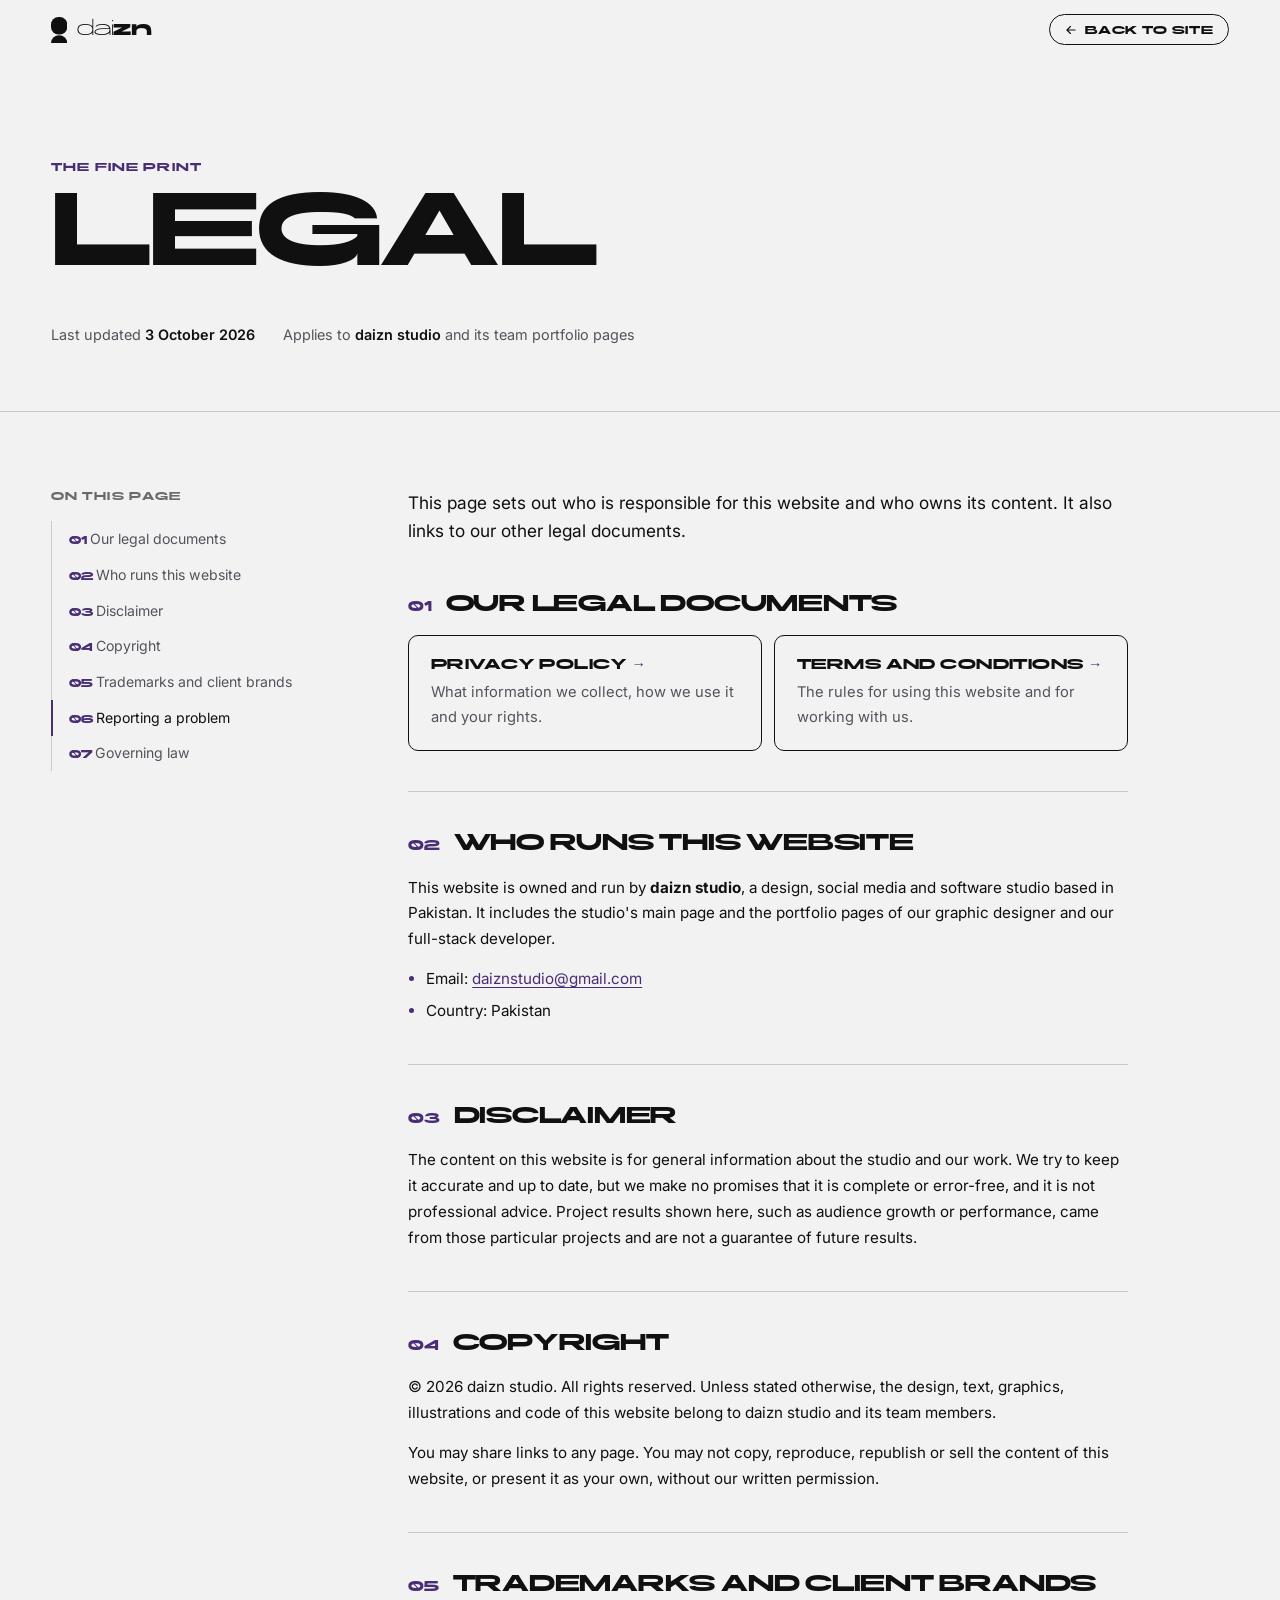
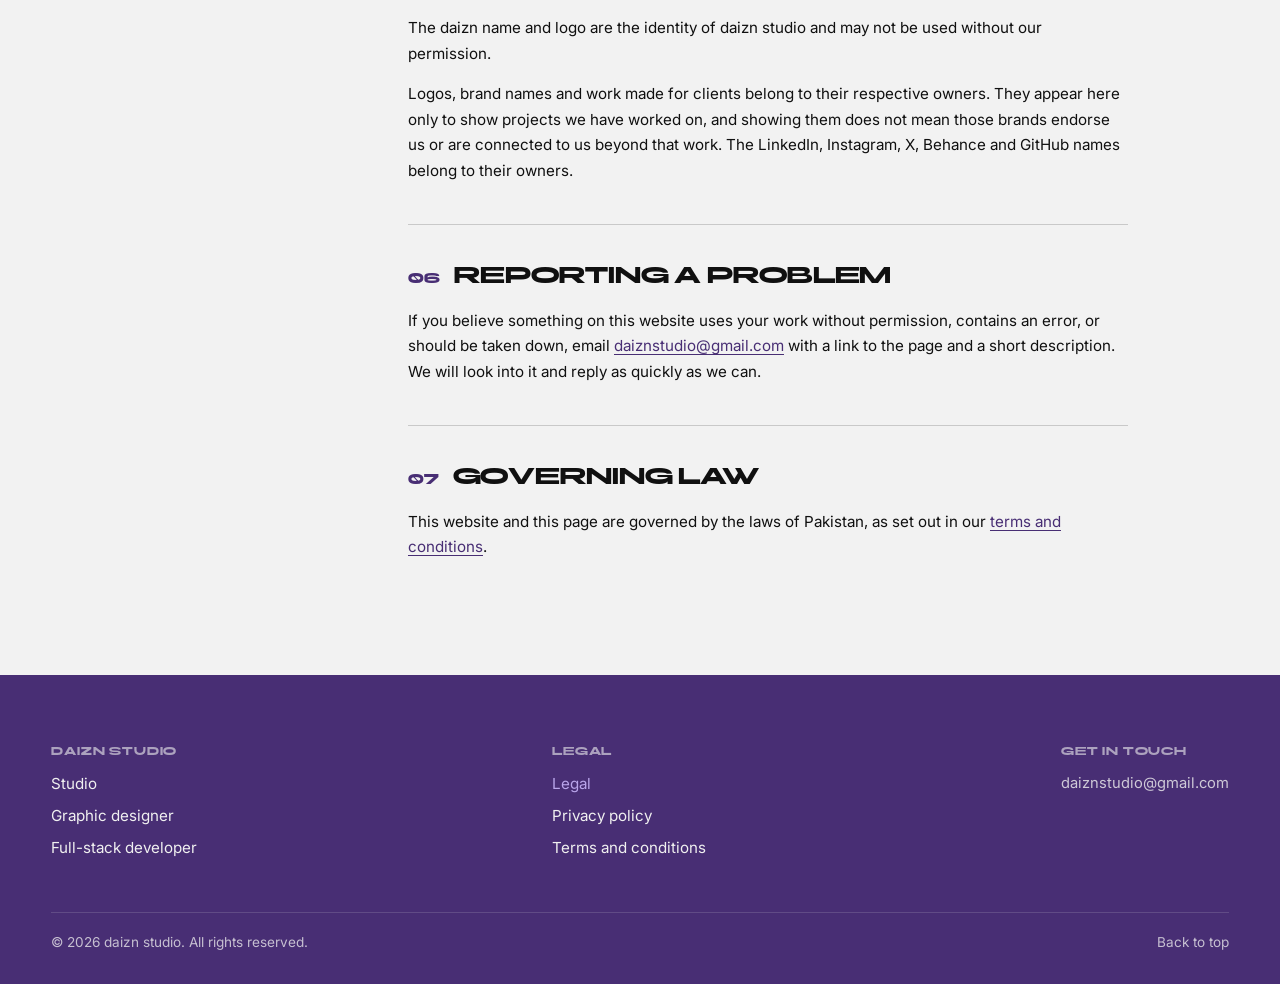
<file: legal.html>
<!doctype html>
<html lang="en">
<head>
<meta charset="utf-8">
<meta name="viewport" content="width=device-width, initial-scale=1, viewport-fit=cover">
<meta name="theme-color" content="#f6f6f6">
<title>Legal | daizn studio</title>
<meta name="description" content="Who runs the daizn studio website, copyright and trademark information, and links to our legal documents.">
<link rel="icon" href="data:image/svg+xml,%3Csvg xmlns='http://www.w3.org/2000/svg' viewBox='0 0 100 100'%3E%3Crect width='100' height='100' fill='%23482e74'/%3E%3Cg fill='%23f0f0f0'%3E%3Crect x='34' y='16' width='32' height='36' rx='15'/%3E%3Cpath d='M34 82A16 15 0 0 1 66 82Z' transform='translate(0 -2)'/%3E%3C/g%3E%3C/svg%3E">
<link rel="preconnect" href="https://fonts.googleapis.com">
<link rel="preconnect" href="https://fonts.gstatic.com" crossorigin>
<link href="https://fonts.googleapis.com/css2?family=Inter:wght@400;500;600&display=swap" rel="stylesheet">
<link rel="stylesheet" href="assets/legal.css">
</head>
<body>
<header class="nav">
  <a class="logo" href="index.html" aria-label="daizn studio home"><svg viewBox="0 0 100 160" aria-hidden="true"><rect width="100" height="108" rx="46"/><path d="M0 160A50 48 0 0 1 100 160Z"/></svg><span class="wm"><span class="th">dai</span><span class="bd">zn</span></span></a>
  <a class="back" href="index.html"><svg viewBox="0 0 24 24" aria-hidden="true"><path d="M19 12H5M11 6l-6 6 6 6"/></svg><span>Back <span class="bl">to site</span></span></a>
</header>

<main>
  <div class="hero"><div class="wrap">
    <p class="kick">The fine print</p>
    <h1>Legal</h1>
    <div class="meta"><span>Last updated <b>3 October 2026</b></span><span>Applies to <b>daizn studio</b> and its team portfolio pages</span></div>
  </div></div>

  <div class="doc wrap">
    <nav class="toc" aria-label="On this page"><h2>On this page</h2><ol>
      <li><a href="#docs">Our legal documents</a></li>
      <li><a href="#operator">Who runs this website</a></li>
      <li><a href="#disclaimer">Disclaimer</a></li>
      <li><a href="#copyright">Copyright</a></li>
      <li><a href="#trademarks">Trademarks and client brands</a></li>
      <li><a href="#report">Reporting a problem</a></li>
      <li><a href="#law">Governing law</a></li>
    </ol></nav>

    <article class="text">
      <p class="intro">This page sets out who is responsible for this website and who owns its content. It also links to our other legal documents.</p>

      <section id="docs"><h2><span>01</span>Our legal documents</h2>
        <div class="cards">
          <a class="card" href="privacy.html"><b>Privacy policy</b><span>What information we collect, how we use it and your rights.</span></a>
          <a class="card" href="terms.html"><b>Terms and conditions</b><span>The rules for using this website and for working with us.</span></a>
        </div>
      </section>

      <section id="operator"><h2><span>02</span>Who runs this website</h2>
        <p>This website is owned and run by <b>daizn studio</b>, a design, social media and software studio based in Pakistan. It includes the studio's main page and the portfolio pages of our graphic designer and our full-stack developer.</p>
        <ul>
          <li>Email: <a href="mailto:daiznstudio@gmail.com">daiznstudio@gmail.com</a></li>
          <li>Country: Pakistan</li>
        </ul>
      </section>

      <section id="disclaimer"><h2><span>03</span>Disclaimer</h2>
        <p>The content on this website is for general information about the studio and our work. We try to keep it accurate and up to date, but we make no promises that it is complete or error-free, and it is not professional advice. Project results shown here, such as audience growth or performance, came from those particular projects and are not a guarantee of future results.</p>
      </section>

      <section id="copyright"><h2><span>04</span>Copyright</h2>
        <p>&copy; <span class="yr">2026</span> daizn studio. All rights reserved. Unless stated otherwise, the design, text, graphics, illustrations and code of this website belong to daizn studio and its team members.</p>
        <p>You may share links to any page. You may not copy, reproduce, republish or sell the content of this website, or present it as your own, without our written permission.</p>
      </section>

      <section id="trademarks"><h2><span>05</span>Trademarks and client brands</h2>
        <p>The daizn name and logo are the identity of daizn studio and may not be used without our permission.</p>
        <p>Logos, brand names and work made for clients belong to their respective owners. They appear here only to show projects we have worked on, and showing them does not mean those brands endorse us or are connected to us beyond that work. The LinkedIn, Instagram, X, Behance and GitHub names belong to their owners.</p>
      </section>

      <section id="report"><h2><span>06</span>Reporting a problem</h2>
        <p>If you believe something on this website uses your work without permission, contains an error, or should be taken down, email <a href="mailto:daiznstudio@gmail.com">daiznstudio@gmail.com</a> with a link to the page and a short description. We will look into it and reply as quickly as we can.</p>
      </section>

      <section id="law"><h2><span>07</span>Governing law</h2>
        <p>This website and this page are governed by the laws of Pakistan, as set out in our <a href="terms.html#law">terms and conditions</a>.</p>
      </section>
    </article>
  </div>
</main>

<footer class="foot"><div class="wrap">
  <div class="foot-row">
    <div><h4>daizn studio</h4><ul><li><a href="index.html">Studio</a></li><li><a href="designer.html">Graphic designer</a></li><li><a href="developer.html">Full-stack developer</a></li></ul></div>
    <div><h4>Legal</h4><ul><li><a href="legal.html" aria-current="page">Legal</a></li><li><a href="privacy.html">Privacy policy</a></li><li><a href="terms.html">Terms and conditions</a></li></ul></div>
    <div><h4>Get in touch</h4><p><a href="mailto:daiznstudio@gmail.com">daiznstudio@gmail.com</a></p></div>
  </div>
  <div class="copy"><span>&copy; <span class="yr">2026</span> daizn studio. All rights reserved.</span><a href="#">Back to top</a></div>
</div></footer>

<script src="assets/legal.js"></script>
</body>
</html>
</file>
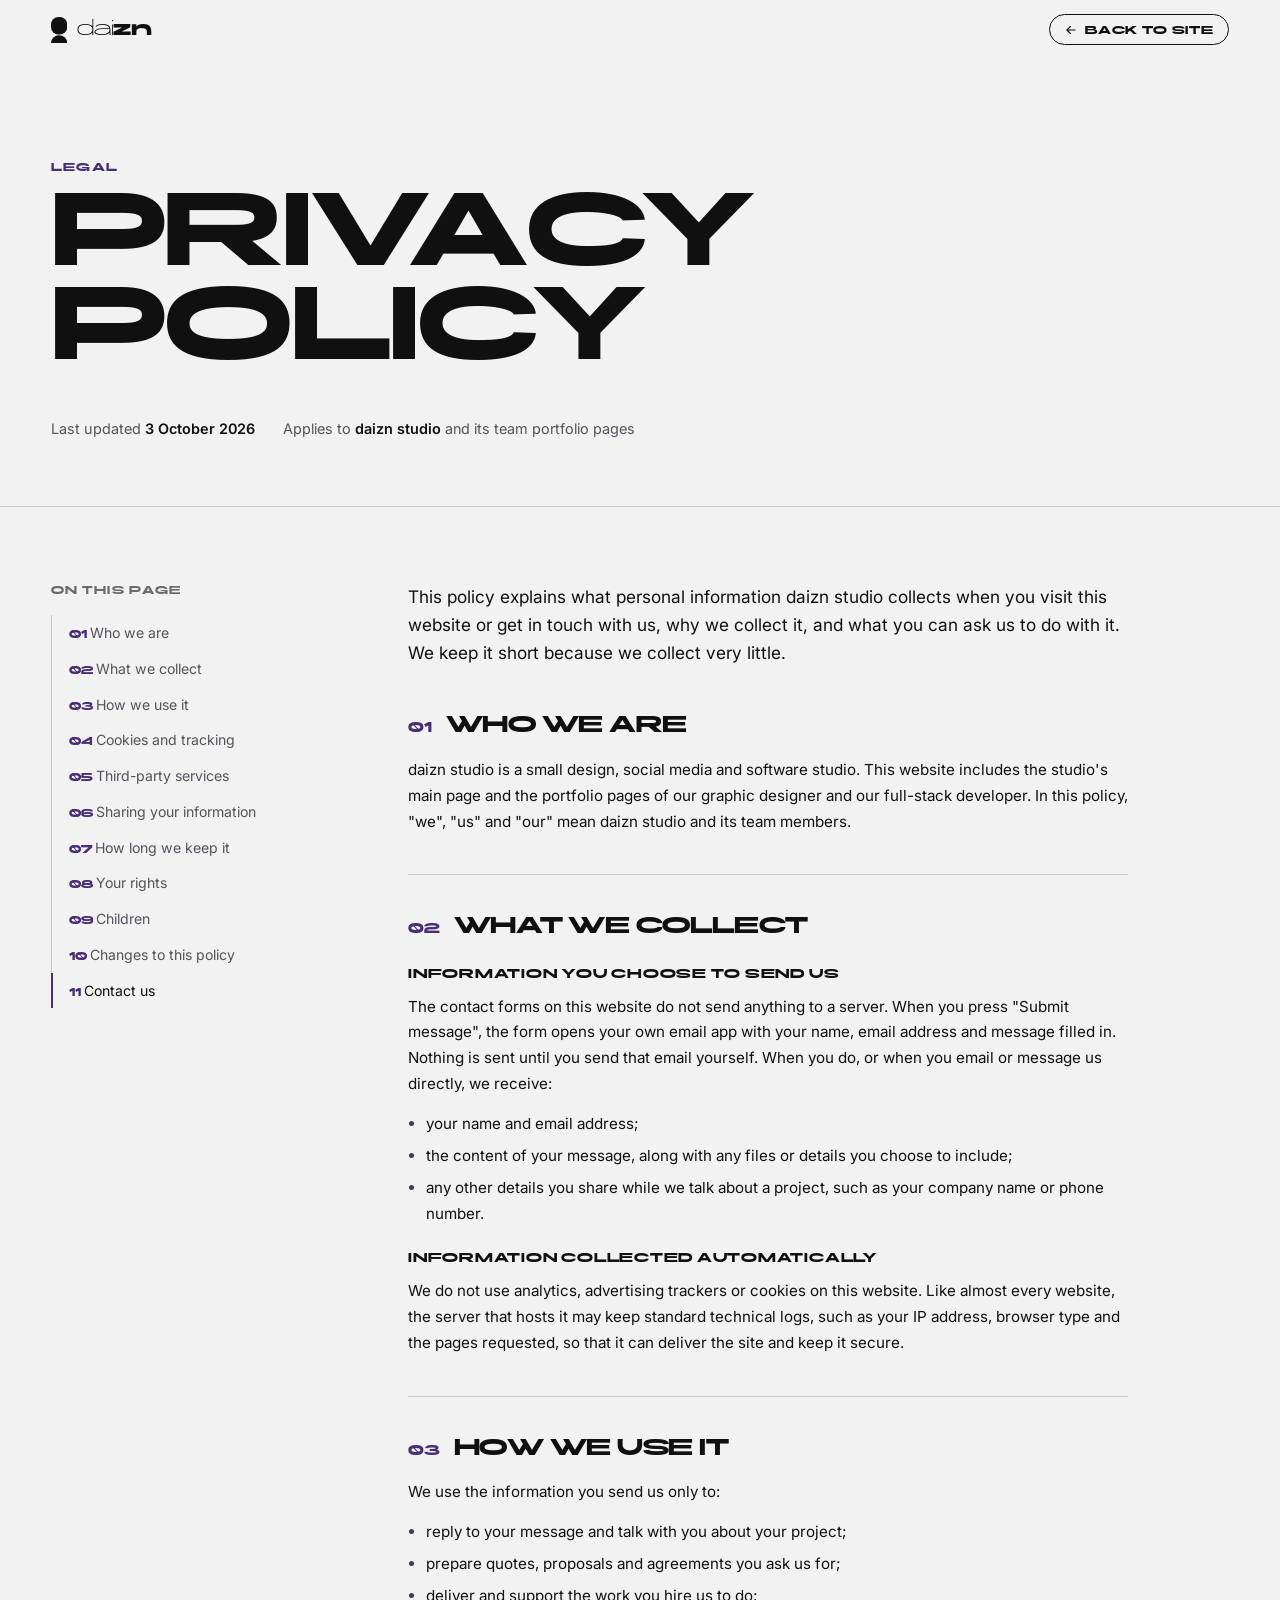
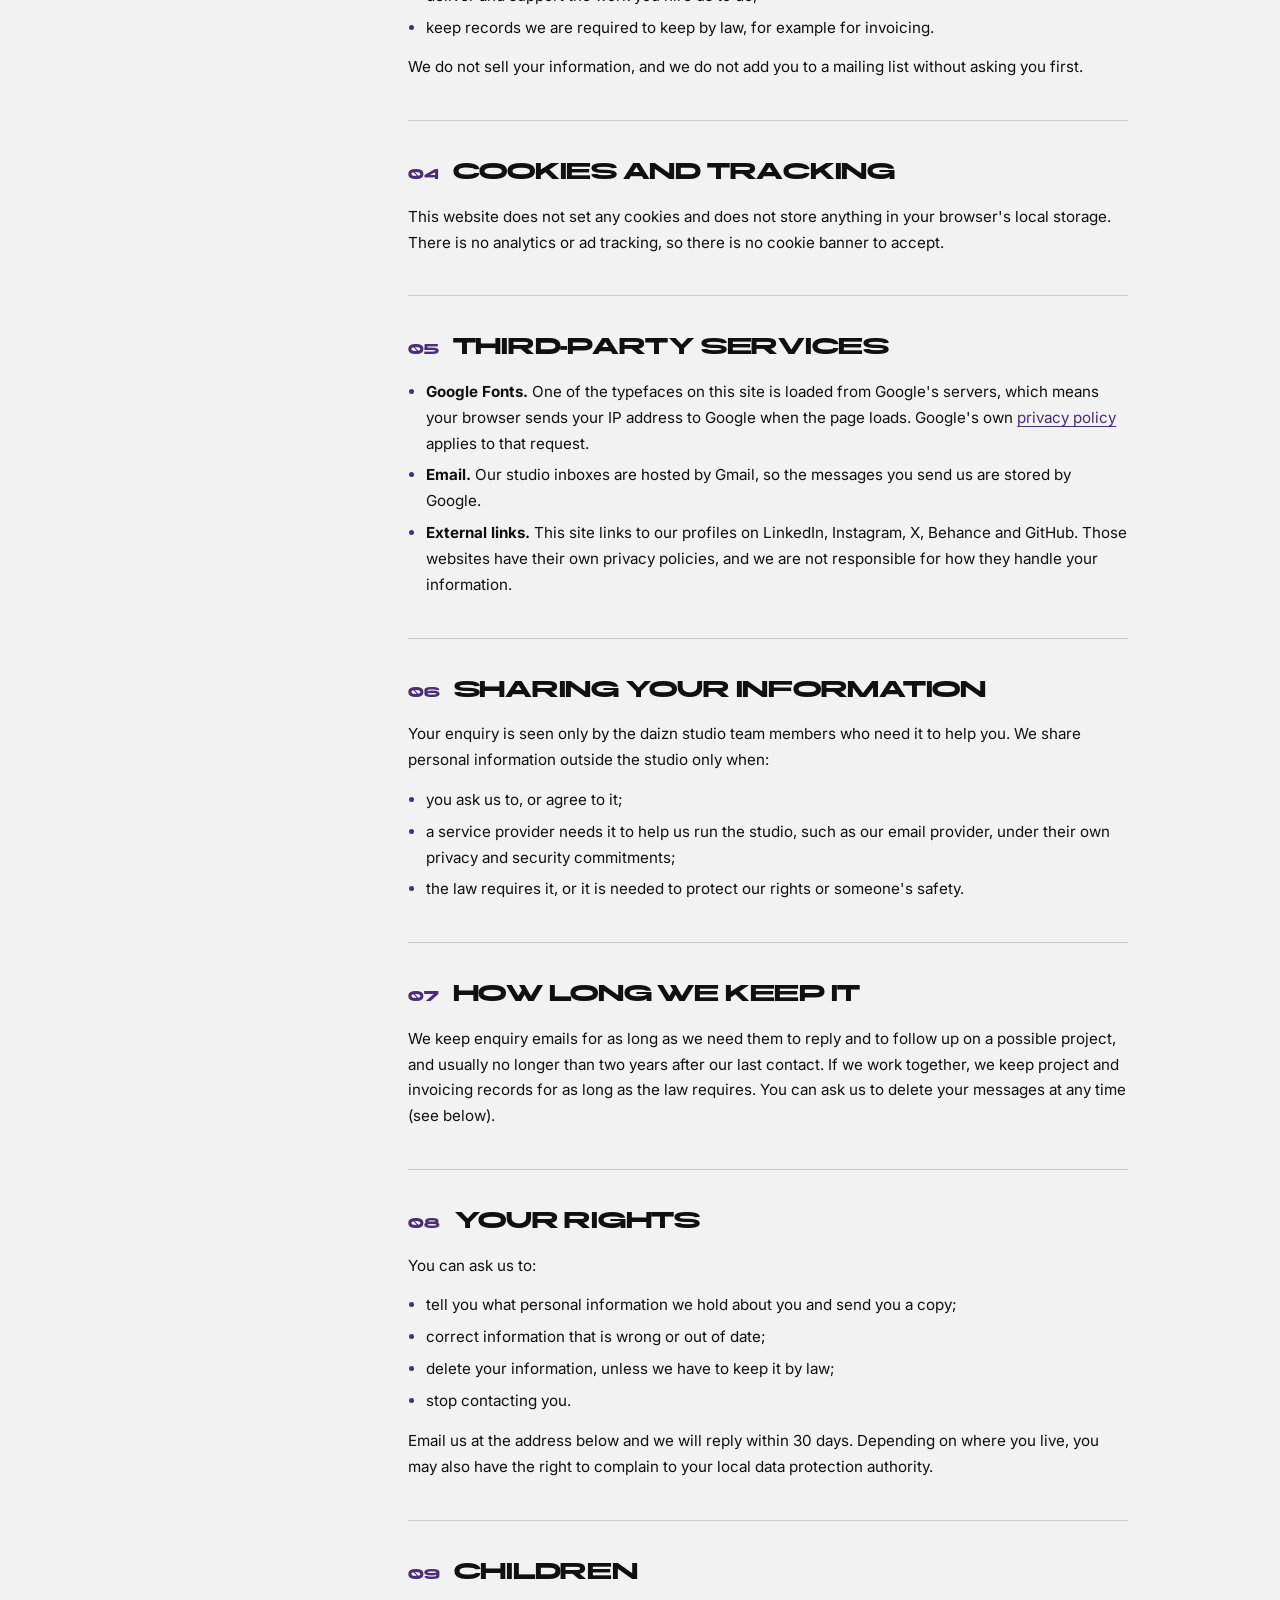
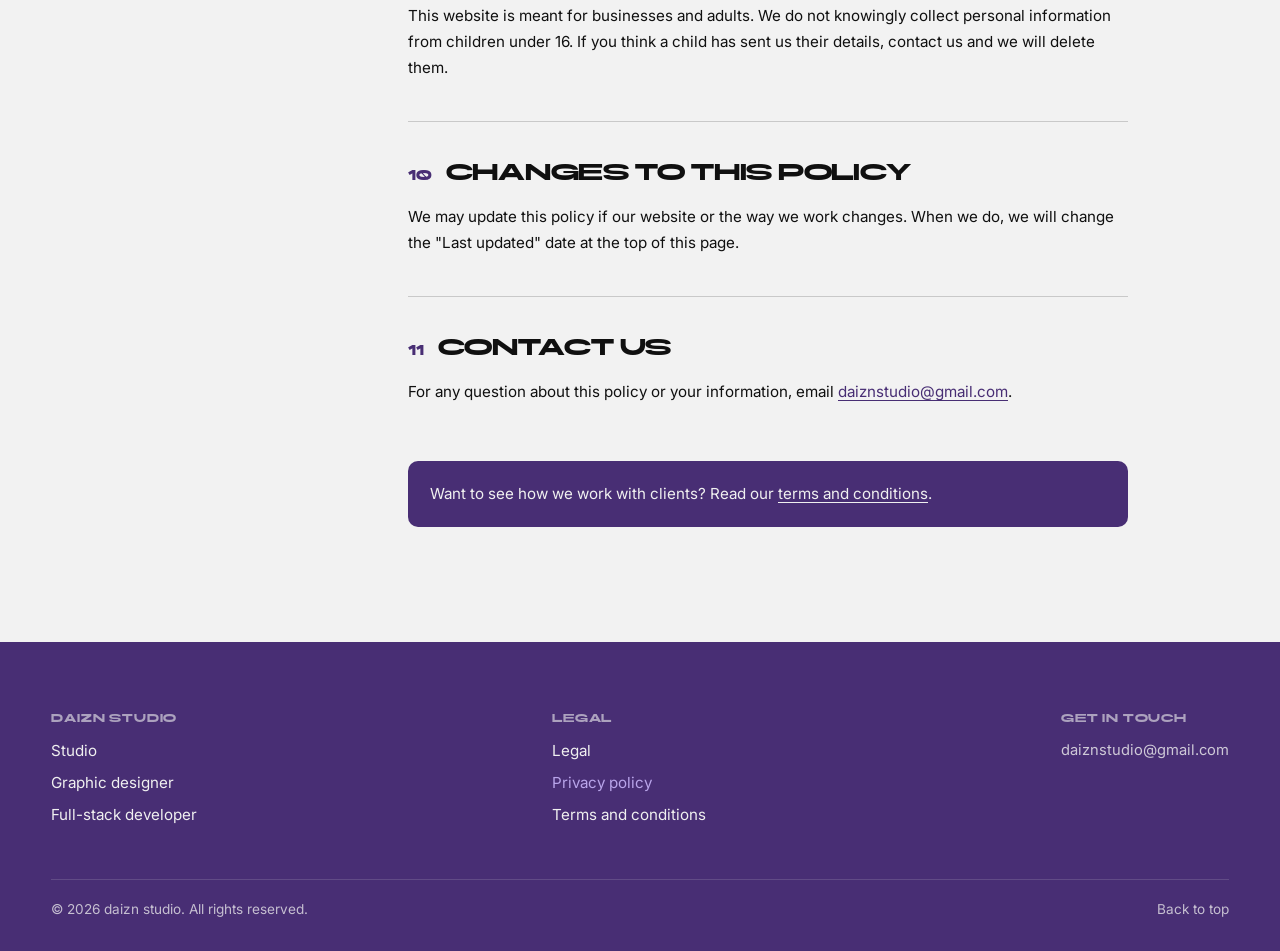
<file: privacy.html>
<!doctype html>
<html lang="en">
<head>
<meta charset="utf-8">
<meta name="viewport" content="width=device-width, initial-scale=1, viewport-fit=cover">
<meta name="theme-color" content="#f6f6f6">
<title>Privacy policy | daizn studio</title>
<meta name="description" content="How daizn studio handles the personal information you share through this website.">
<link rel="icon" href="data:image/svg+xml,%3Csvg xmlns='http://www.w3.org/2000/svg' viewBox='0 0 100 100'%3E%3Crect width='100' height='100' fill='%23482e74'/%3E%3Cg fill='%23f0f0f0'%3E%3Crect x='34' y='16' width='32' height='36' rx='15'/%3E%3Cpath d='M34 82A16 15 0 0 1 66 82Z' transform='translate(0 -2)'/%3E%3C/g%3E%3C/svg%3E">
<link rel="preconnect" href="https://fonts.googleapis.com">
<link rel="preconnect" href="https://fonts.gstatic.com" crossorigin>
<link href="https://fonts.googleapis.com/css2?family=Inter:wght@400;500;600&display=swap" rel="stylesheet">
<link rel="stylesheet" href="assets/legal.css">
</head>
<body>
<header class="nav">
  <a class="logo" href="index.html" aria-label="daizn studio home"><svg viewBox="0 0 100 160" aria-hidden="true"><rect width="100" height="108" rx="46"/><path d="M0 160A50 48 0 0 1 100 160Z"/></svg><span class="wm"><span class="th">dai</span><span class="bd">zn</span></span></a>
  <a class="back" href="index.html"><svg viewBox="0 0 24 24" aria-hidden="true"><path d="M19 12H5M11 6l-6 6 6 6"/></svg><span>Back <span class="bl">to site</span></span></a>
</header>

<main>
  <div class="hero"><div class="wrap">
    <p class="kick">Legal</p>
    <h1>Privacy policy</h1>
    <div class="meta"><span>Last updated <b>3 October 2026</b></span><span>Applies to <b>daizn studio</b> and its team portfolio pages</span></div>
  </div></div>

  <div class="doc wrap">
    <nav class="toc" aria-label="On this page"><h2>On this page</h2><ol>
      <li><a href="#who">Who we are</a></li>
      <li><a href="#collect">What we collect</a></li>
      <li><a href="#use">How we use it</a></li>
      <li><a href="#cookies">Cookies and tracking</a></li>
      <li><a href="#third">Third-party services</a></li>
      <li><a href="#share">Sharing your information</a></li>
      <li><a href="#keep">How long we keep it</a></li>
      <li><a href="#rights">Your rights</a></li>
      <li><a href="#children">Children</a></li>
      <li><a href="#changes">Changes to this policy</a></li>
      <li><a href="#contact">Contact us</a></li>
    </ol></nav>

    <article class="text">
      <p class="intro">This policy explains what personal information daizn studio collects when you visit this website or get in touch with us, why we collect it, and what you can ask us to do with it. We keep it short because we collect very little.</p>

      <section id="who"><h2><span>01</span>Who we are</h2>
        <p>daizn studio is a small design, social media and software studio. This website includes the studio's main page and the portfolio pages of our graphic designer and our full-stack developer. In this policy, "we", "us" and "our" mean daizn studio and its team members.</p>
      </section>

      <section id="collect"><h2><span>02</span>What we collect</h2>
        <h3>Information you choose to send us</h3>
        <p>The contact forms on this website do not send anything to a server. When you press "Submit message", the form opens your own email app with your name, email address and message filled in. Nothing is sent until you send that email yourself. When you do, or when you email or message us directly, we receive:</p>
        <ul>
          <li>your name and email address;</li>
          <li>the content of your message, along with any files or details you choose to include;</li>
          <li>any other details you share while we talk about a project, such as your company name or phone number.</li>
        </ul>
        <h3>Information collected automatically</h3>
        <p>We do not use analytics, advertising trackers or cookies on this website. Like almost every website, the server that hosts it may keep standard technical logs, such as your IP address, browser type and the pages requested, so that it can deliver the site and keep it secure.</p>
      </section>

      <section id="use"><h2><span>03</span>How we use it</h2>
        <p>We use the information you send us only to:</p>
        <ul>
          <li>reply to your message and talk with you about your project;</li>
          <li>prepare quotes, proposals and agreements you ask us for;</li>
          <li>deliver and support the work you hire us to do;</li>
          <li>keep records we are required to keep by law, for example for invoicing.</li>
        </ul>
        <p>We do not sell your information, and we do not add you to a mailing list without asking you first.</p>
      </section>

      <section id="cookies"><h2><span>04</span>Cookies and tracking</h2>
        <p>This website does not set any cookies and does not store anything in your browser's local storage. There is no analytics or ad tracking, so there is no cookie banner to accept.</p>
      </section>

      <section id="third"><h2><span>05</span>Third-party services</h2>
        <ul>
          <li><b>Google Fonts.</b> One of the typefaces on this site is loaded from Google's servers, which means your browser sends your IP address to Google when the page loads. Google's own <a href="https://policies.google.com/privacy" target="_blank" rel="noopener">privacy policy</a> applies to that request.</li>
          <li><b>Email.</b> Our studio inboxes are hosted by Gmail, so the messages you send us are stored by Google.</li>
          <li><b>External links.</b> This site links to our profiles on LinkedIn, Instagram, X, Behance and GitHub. Those websites have their own privacy policies, and we are not responsible for how they handle your information.</li>
        </ul>
      </section>

      <section id="share"><h2><span>06</span>Sharing your information</h2>
        <p>Your enquiry is seen only by the daizn studio team members who need it to help you. We share personal information outside the studio only when:</p>
        <ul>
          <li>you ask us to, or agree to it;</li>
          <li>a service provider needs it to help us run the studio, such as our email provider, under their own privacy and security commitments;</li>
          <li>the law requires it, or it is needed to protect our rights or someone's safety.</li>
        </ul>
      </section>

      <section id="keep"><h2><span>07</span>How long we keep it</h2>
        <p>We keep enquiry emails for as long as we need them to reply and to follow up on a possible project, and usually no longer than two years after our last contact. If we work together, we keep project and invoicing records for as long as the law requires. You can ask us to delete your messages at any time (see below).</p>
      </section>

      <section id="rights"><h2><span>08</span>Your rights</h2>
        <p>You can ask us to:</p>
        <ul>
          <li>tell you what personal information we hold about you and send you a copy;</li>
          <li>correct information that is wrong or out of date;</li>
          <li>delete your information, unless we have to keep it by law;</li>
          <li>stop contacting you.</li>
        </ul>
        <p>Email us at the address below and we will reply within 30 days. Depending on where you live, you may also have the right to complain to your local data protection authority.</p>
      </section>

      <section id="children"><h2><span>09</span>Children</h2>
        <p>This website is meant for businesses and adults. We do not knowingly collect personal information from children under 16. If you think a child has sent us their details, contact us and we will delete them.</p>
      </section>

      <section id="changes"><h2><span>10</span>Changes to this policy</h2>
        <p>We may update this policy if our website or the way we work changes. When we do, we will change the "Last updated" date at the top of this page.</p>
      </section>

      <section id="contact"><h2><span>11</span>Contact us</h2>
        <p>For any question about this policy or your information, email <a href="mailto:daiznstudio@gmail.com">daiznstudio@gmail.com</a>.</p>
      </section>

      <p class="note">Want to see how we work with clients? Read our <a href="terms.html">terms and conditions</a>.</p>
    </article>
  </div>
</main>

<footer class="foot"><div class="wrap">
  <div class="foot-row">
    <div><h4>daizn studio</h4><ul><li><a href="index.html">Studio</a></li><li><a href="designer.html">Graphic designer</a></li><li><a href="developer.html">Full-stack developer</a></li></ul></div>
    <div><h4>Legal</h4><ul><li><a href="legal.html">Legal</a></li><li><a href="privacy.html" aria-current="page">Privacy policy</a></li><li><a href="terms.html">Terms and conditions</a></li></ul></div>
    <div><h4>Get in touch</h4><p><a href="mailto:daiznstudio@gmail.com">daiznstudio@gmail.com</a></p></div>
  </div>
  <div class="copy"><span>&copy; <span class="yr">2026</span> daizn studio. All rights reserved.</span><a href="#">Back to top</a></div>
</div></footer>

<script src="assets/legal.js"></script>
</body>
</html>
</file>
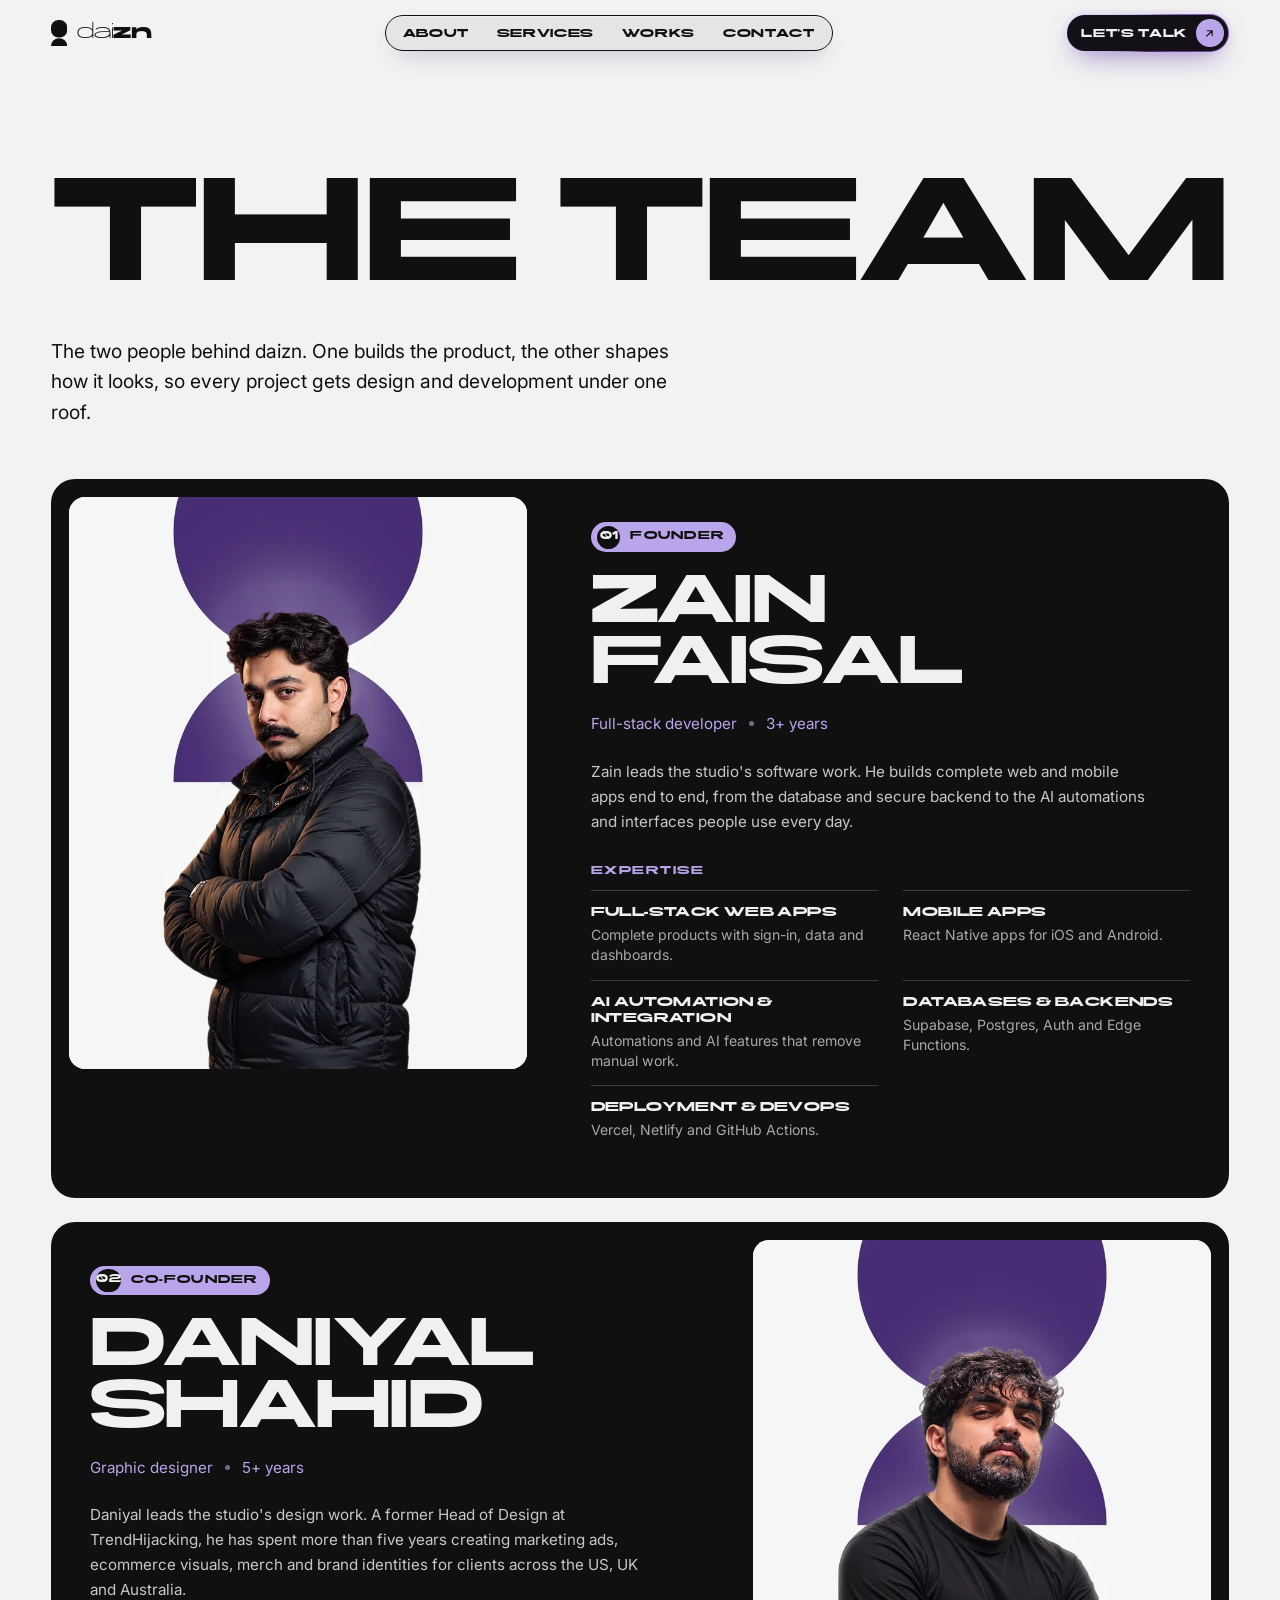
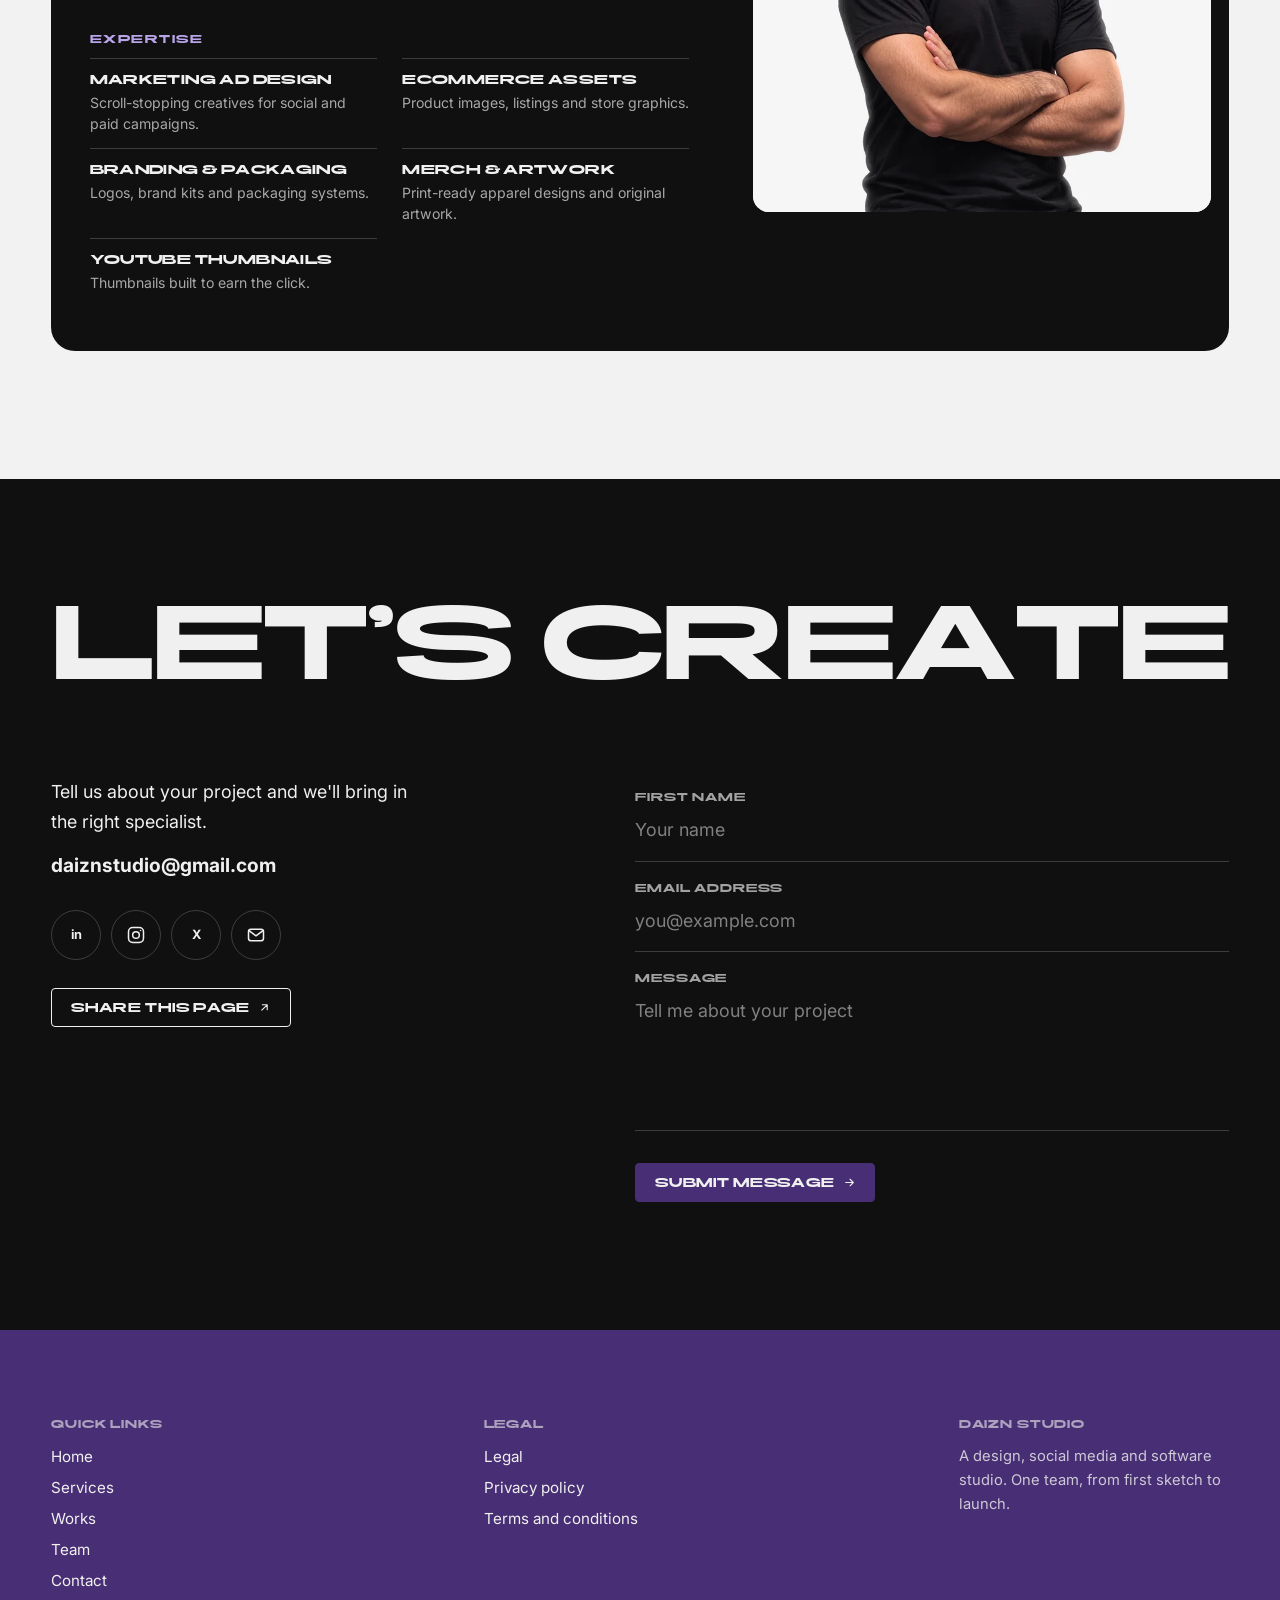
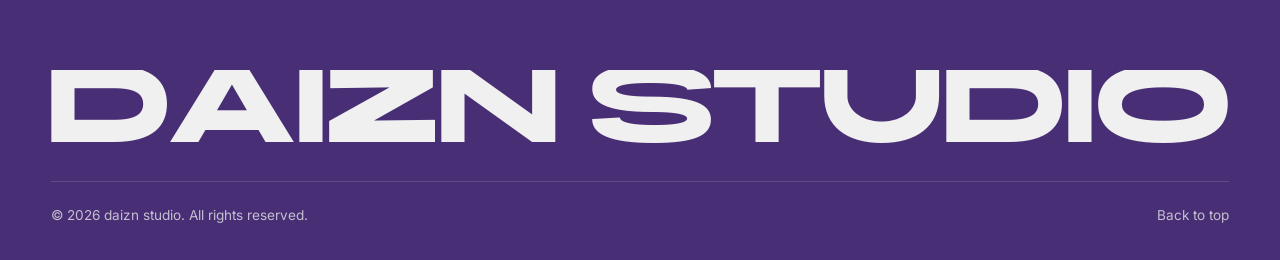
<file: team.html>
<!doctype html>
<html lang="en">
<head>
<meta charset="utf-8">
<meta name="viewport" content="width=device-width, initial-scale=1, viewport-fit=cover">
<meta name="theme-color" content="#101010">
<title>Team | daizn studio</title>
<meta name="description" content="daizn studio">
<link rel="icon" href="data:image/svg+xml,%3Csvg xmlns='http://www.w3.org/2000/svg' viewBox='0 0 100 100'%3E%3Crect width='100' height='100' fill='%23482e74'/%3E%3Cg fill='%23f0f0f0'%3E%3Crect x='34' y='16' width='32' height='36' rx='15'/%3E%3Cpath d='M34 82A16 15 0 0 1 66 82Z' transform='translate(0 -2)'/%3E%3C/g%3E%3C/svg%3E">
<link rel="preconnect" href="https://fonts.googleapis.com">
<link rel="preconnect" href="https://fonts.gstatic.com" crossorigin>
<link href="https://fonts.googleapis.com/css2?family=Inter:wght@300;400;500;600;700&display=swap" rel="stylesheet">
<style>
@font-face{font-family:"Timun";font-weight:700;font-style:normal;font-display:block;src:url([data-uri]) format("opentype")}
@font-face{font-family:"Timun";font-weight:300;font-style:normal;font-display:block;src:url([data-uri]) format("opentype")}
:root{
  --ink:#101010;--paper:#f0f0f0;--page:#f2f2f2;--purple:#482e74;--purple-2:#5d3f95;--tint:#b9a5ea;
  --line:rgba(16,16,16,.18);--line-d:rgba(240,240,240,.2);
  --pad:clamp(18px,4vw,56px);
  --font:"Timun","Helvetica Neue",Helvetica,Arial,sans-serif;
  --font-body:"Inter",-apple-system,BlinkMacSystemFont,"Segoe UI",Roboto,Helvetica,Arial,sans-serif;
  --t0:1.75s;
  color-scheme:light;
  box-sizing:border-box;
  padding-top:env(safe-area-inset-top,0px);
  padding-bottom:env(safe-area-inset-bottom,0px);
}
html{scroll-behavior:smooth;background:var(--page);scroll-padding-top:calc(env(safe-area-inset-top,0px) + 76px)}
*,*::before,*::after{box-sizing:border-box}
body{margin:0;background:var(--page);color:var(--ink);font:400 clamp(.95rem,1.05vw,1.06rem)/1.65 var(--font-body);overflow-x:hidden;-webkit-font-smoothing:antialiased;text-rendering:optimizeLegibility}
body.lock{overflow:hidden}
a{color:inherit;text-decoration:none}
button,input,textarea{font:inherit;color:inherit}
h1,h2,h3,h4,p,ul{margin:0;padding:0}
ul{list-style:none}
[hidden]{display:none !important}
:focus-visible{outline:2px solid var(--purple-2);outline-offset:3px}
.dark :focus-visible,.violet :focus-visible,.nav :focus-visible{outline-color:var(--tint)}
::selection{background:var(--purple);color:var(--paper)}
b,strong{font-weight:700}
svg{display:block}

/* ---------- layout ---------- */
.sec{position:relative;padding:clamp(72px,10vw,140px) var(--pad)}
.wrap{max-width:1360px;margin:0 auto;width:100%}
.dark{background:var(--ink);color:var(--paper)}
.violet{background:var(--purple);color:var(--paper)}
.up{text-transform:uppercase}
.lead{font-size:clamp(1.05rem,1.5vw,1.3rem);line-height:1.6;max-width:44ch}
.small{font-size:.9rem;opacity:.75}

/* ---------- split-letter headings ---------- */
.split .ch{display:inline-block;overflow:hidden;vertical-align:top;padding:.1em .01em;margin:-.1em 0}
.split .sp{display:inline-block;width:.28em}
.split i{display:inline-block;font-style:normal;translate:0 118%;transition:translate 1s cubic-bezier(.2,.8,.2,1);transition-delay:calc(var(--k)*40ms + var(--d,0s))}
.split.in i{translate:0 0}
.gt{display:inline-block;width:max-content;max-width:none;align-self:flex-start;white-space:nowrap;font-family:var(--font);font-weight:700;text-transform:uppercase;letter-spacing:-.02em;line-height:.9;font-size:clamp(2.4rem,12vw,10rem)}
.fu{opacity:0;translate:0 18px;animation:fu .9s cubic-bezier(.2,.8,.2,1) forwards;animation-delay:calc(var(--t0) + var(--d,0s))}
@keyframes fu{to{opacity:1;translate:0 0}}

/* ---------- loader ---------- */
.loader{position:fixed;inset:0;z-index:200;background:var(--ink);color:var(--paper);display:grid;place-items:center;pointer-events:none;overflow:hidden;
  animation:ldCut 2.9s step-end both,ldOut .95s cubic-bezier(.7,0,.2,1) 2.9s forwards}
@keyframes ldOut{to{translate:0 -100%;visibility:hidden}}
/* hard colour cuts through the brand palette while the logo holds still */
@keyframes ldCut{0%{background:var(--ink);color:var(--paper)}68%{background:var(--purple);color:var(--paper)}79%{background:var(--tint);color:var(--ink)}90%,100%{background:var(--paper);color:var(--purple)}}
.ld{display:flex;align-items:center;gap:clamp(12px,2vw,22px);animation:ldZoom 1.5s linear 1.5s both}
@keyframes ldZoom{from{scale:1}to{scale:1.07}}
/* the mark: an outline traces itself, the stroke thickens inward until the shape is solid,
   then it shrinks from the centre of the screen into its place beside the wordmark (--dx set inline) */
.ld-m{height:clamp(46px,8vw,78px);width:auto;overflow:visible;fill:none;stroke:currentColor;stroke-width:4;stroke-linecap:round;stroke-linejoin:round;
  animation:ldMark .55s cubic-bezier(.7,0,.2,1) .95s both}
@keyframes ldMark{from{translate:var(--dx,0) 0;scale:2.3}to{translate:0 0;scale:1}}
.ld-m .s{stroke-dasharray:100;stroke-dashoffset:100;animation:ldDraw .6s cubic-bezier(.6,0,.3,1) .1s forwards,ldFill .4s cubic-bezier(.6,0,.3,1) .6s forwards}
.ld-m .s2{animation-delay:.22s,.68s}
@keyframes ldDraw{to{stroke-dashoffset:0}}
@keyframes ldFill{to{stroke-width:130}}
/* wordmark: letters spring up from flat in a wave, left to right */
.ld-w{display:flex;font-family:var(--font);font-size:clamp(2.4rem,7.5vw,4.8rem);line-height:1;padding:.06em 0}
.ld-w i{display:inline-block;font-style:normal;transform-origin:50% 88%;scale:1.35 .04;opacity:0;
  animation:ldWave .75s cubic-bezier(.2,.9,.25,1) forwards;animation-delay:calc(1.2s + var(--k)*.065s)}
.ld-w i.b{font-weight:700}
@keyframes ldWave{12%{opacity:1}to{scale:1 1;opacity:1}}
/* later pages in the same visit get a short version */
.loader.quick{animation:ldOut .75s cubic-bezier(.7,0,.2,1) .3s forwards}
.loader.quick *{animation:none!important}
.loader.quick .ld-m .s{stroke-dashoffset:0;stroke-width:130}
.loader.quick .ld-w i{scale:1 1;opacity:1}

/* ---------- cursor + peek ---------- */
.cur{position:fixed;left:0;top:0;width:14px;height:14px;margin:-7px 0 0 -7px;border-radius:50%;background:var(--ink);box-shadow:0 0 0 2px var(--paper);z-index:300;pointer-events:none;display:grid;place-items:center;opacity:0;transition:width .35s cubic-bezier(.2,.8,.2,1),height .35s cubic-bezier(.2,.8,.2,1),margin .35s cubic-bezier(.2,.8,.2,1),opacity .3s,background .3s}
/* the custom cursor only shows on hover targets (View/Open labels and the process lens); the normal pointer handles the rest */
.cur.on.big,.cur.on.hwc{opacity:1}
.cur.big{width:88px;height:88px;margin:-44px 0 0 -44px;background:var(--paper);box-shadow:0 0 0 1px var(--ink)}
.cur span{font:700 .62rem var(--font);color:var(--ink);text-transform:uppercase;letter-spacing:.06em;opacity:0;transition:opacity .2s}
.cur.big span{opacity:1}
.peek{position:fixed;left:0;top:0;width:min(26vw,340px);aspect-ratio:4/3;z-index:90;pointer-events:none;border-radius:6px;overflow:hidden;opacity:0;scale:.6;transition:opacity .25s,scale .4s cubic-bezier(.2,.8,.2,1);box-shadow:0 30px 80px rgba(0,0,0,.4)}
.peek.on{opacity:1;scale:1}
.peek svg{width:100%;height:100%}

/* ---------- nav ---------- */
.nav{--fg:var(--ink);--bg:var(--paper);--bar:var(--page);position:fixed;top:0;left:0;right:0;z-index:100;display:flex;align-items:center;justify-content:space-between;gap:16px;padding:calc(env(safe-area-inset-top,0px) + 14px) var(--pad) 14px;background:var(--bar);color:var(--fg);transition:color .3s,background .3s}
.nav.inv{--fg:var(--paper);--bg:var(--ink);--bar:var(--ink)}
.nav.vio{--bar:var(--purple)}
.logo{display:flex;align-items:center;gap:10px}
.logo svg{height:26px;width:auto;fill:currentColor}
.wm{display:inline-flex;align-items:baseline;line-height:1;letter-spacing:-.02em;font-family:var(--font)}
.wm .th{font-weight:300}.wm .bd{font-weight:700}
.logo .wm{font-size:1.35rem}
.links{position:relative;display:flex;gap:2px;padding:4px;border:1px solid var(--fg);border-radius:999px;background:color-mix(in srgb,var(--fg) 6%,transparent);box-shadow:0 10px 26px -12px rgba(72,46,116,.45),inset 0 1px 0 rgba(255,255,255,.4);animation:navIn .8s cubic-bezier(.2,.8,.2,1) both;transition:border-color .3s,background .3s}
.links a{position:relative;z-index:1;padding:.8em 1.15em .44em;border-radius:999px;font:700 .7rem var(--font);text-transform:uppercase;letter-spacing:.06em;transition:color .3s}
.links.js a.on{color:var(--paper)}
.links:not(.js) a.active{background:var(--purple);color:var(--paper)}
.nav-ind{position:absolute;z-index:0;top:4px;bottom:4px;left:0;width:0;border-radius:999px;background:linear-gradient(135deg,var(--purple),#6d49ad);box-shadow:0 8px 18px -6px rgba(72,46,116,.7);opacity:0;transition:transform .5s cubic-bezier(.34,1.35,.5,1),width .5s cubic-bezier(.34,1.35,.5,1),opacity .3s,background .3s}
.nav-ind.show{opacity:1}
.nav.inv .nav-ind,.nav.vio .nav-ind{background:var(--paper);box-shadow:0 8px 18px -6px rgba(0,0,0,.45)}
.nav.inv .links.js a.on,.nav.vio .links.js a.on{color:var(--ink)}
.nbtn{--sw:var(--purple);--swt:var(--paper);position:relative;overflow:hidden;isolation:isolate;display:inline-flex;align-items:center;gap:.7em;padding:.93em 1.2em .77em 1.5em;border:1px solid var(--fg);border-radius:999px;font:700 .7rem var(--font);text-transform:uppercase;letter-spacing:.06em;background:none;color:var(--fg);cursor:pointer;transition:color .35s,border-color .35s,box-shadow .35s,transform .35s cubic-bezier(.2,.8,.2,1)}
.nbtn::before{content:"";position:absolute;inset:-1px;z-index:-1;border-radius:inherit;background:linear-gradient(135deg,var(--sw),#6d49ad);transform:translateY(102%);transition:transform .5s cubic-bezier(.2,.8,.2,1)}
.nbtn::after{content:"";position:absolute;top:0;bottom:0;left:-70%;width:40%;z-index:-1;background:linear-gradient(100deg,transparent,color-mix(in srgb,var(--sw) 30%,transparent),transparent);transform:skewX(-20deg);animation:nbShine 5s ease-in-out 1.5s infinite}
.nbtn:hover,.nbtn:focus-visible{color:var(--swt);border-color:var(--sw);box-shadow:0 12px 26px -8px rgba(72,46,116,.6);transform:translateY(-2px)}
.nbtn:hover::before,.nbtn:focus-visible::before{transform:translateY(0)}
.nbtn:hover::after{animation:none;opacity:0}
.nbtn .na{flex:none;width:1.2em;height:1.2em;stroke:currentColor;fill:none;stroke-width:2.2;stroke-linecap:round;stroke-linejoin:round;transition:transform .45s cubic-bezier(.2,.8,.2,1)}
.nbtn:hover .na{transform:translate(3px,-3px)}
.nbtn:hover .na.dn{transform:translateY(3px)}
.nav.inv .nbtn,.nav.vio .nbtn{--sw:var(--paper);--swt:var(--ink)}
@keyframes navIn{from{opacity:0;translate:0 -10px;scale:.96}}
@keyframes nbShine{0%,60%{left:-70%}100%{left:140%}}
@media (prefers-reduced-motion:reduce){.links{animation:none}.nav-ind,.nbtn,.nbtn::before,.nbtn .na{transition:none}.nbtn::after{animation:none;display:none}}
.nav.vio .links{--fg:var(--paper)}
.nav-r{display:flex;align-items:center;gap:10px}
.menu-btn{--sw:var(--purple);--swt:var(--paper);position:relative;overflow:hidden;isolation:isolate;display:none;align-items:center;gap:.6em;height:44px;padding:0 1.15em 0 1.4em;border:1px solid var(--fg);border-radius:999px;background:none;color:var(--fg);cursor:pointer;font:700 .7rem var(--font);text-transform:uppercase;letter-spacing:.06em;transition:color .35s,border-color .35s,box-shadow .35s,transform .35s cubic-bezier(.2,.8,.2,1)}
.menu-btn::before{content:"";position:absolute;inset:-1px;z-index:-1;border-radius:inherit;background:linear-gradient(135deg,var(--sw),#6d49ad);transform:translateY(102%);transition:transform .5s cubic-bezier(.2,.8,.2,1)}
.menu-btn::after{content:"";position:absolute;top:0;bottom:0;left:-70%;width:40%;z-index:-1;background:linear-gradient(100deg,transparent,color-mix(in srgb,var(--sw) 30%,transparent),transparent);transform:skewX(-20deg);animation:nbShine 5s ease-in-out 1.5s infinite}
.menu-btn:active{transform:scale(.96)}
.menu-btn[aria-expanded="true"]{color:var(--swt);border-color:var(--sw);box-shadow:0 12px 26px -8px rgba(72,46,116,.6)}
.menu-btn[aria-expanded="true"]::before{transform:translateY(0)}
.menu-btn[aria-expanded="true"]::after{animation:none;opacity:0}
.menu-btn svg{transition:transform .45s cubic-bezier(.2,.8,.2,1)}
.menu-btn span{position:relative;top:.18em}
.menu-btn[aria-expanded="true"] .mi-c{animation:mbSpin .5s cubic-bezier(.2,.8,.2,1)}
@media (hover:hover){.menu-btn:hover,.menu-btn:focus-visible{color:var(--swt);border-color:var(--sw);box-shadow:0 12px 26px -8px rgba(72,46,116,.6);transform:translateY(-2px)}.menu-btn:hover::before,.menu-btn:focus-visible::before{transform:translateY(0)}.menu-btn:hover::after{animation:none;opacity:0}.menu-btn:hover .mi-o{transform:scaleX(.78)}}
.nav.inv .menu-btn,.nav.vio .menu-btn{--sw:var(--paper);--swt:var(--ink)}
.nav.inv .menu-btn::before,.nav.vio .menu-btn::before,.nav.inv .nbtn::before,.nav.vio .nbtn::before{background:var(--paper)}
@keyframes mbSpin{from{rotate:-90deg;scale:.4}}
@media (prefers-reduced-motion:reduce){.menu-btn,.menu-btn::before,.menu-btn svg{transition:none}.menu-btn::after{animation:none;display:none}.menu-btn .mi-c{animation:none!important}}
.menu-btn .mt-c,.menu-btn .mi-c,.menu-btn[aria-expanded="true"] .mt-o,.menu-btn[aria-expanded="true"] .mi-o{display:none}
.menu-btn[aria-expanded="true"] .mt-c{display:inline}
.menu-btn[aria-expanded="true"] .mi-c{display:block}
.menu-btn svg{width:18px;height:18px;stroke:currentColor;fill:none;stroke-width:2;stroke-linecap:round}
.menu{position:fixed;inset:0;z-index:90;background:var(--ink);color:var(--paper);display:flex;flex-direction:column;justify-content:center;gap:6px;padding:100px var(--pad) 40px;translate:0 -100%;visibility:hidden;transition:translate .75s cubic-bezier(.7,0,.2,1),visibility 0s .75s}
.menu.open{translate:0 0;visibility:visible;transition:translate .75s cubic-bezier(.7,0,.2,1),visibility 0s}
.menu a,.menu button{display:block;text-align:left;background:none;border:0;padding:0;cursor:pointer;font:700 clamp(2rem,10vw,4.2rem)/1.15 var(--font);text-transform:uppercase}
.menu .sub{margin-top:24px;font:300 1rem var(--font);opacity:.7;text-transform:none}

/* ---------- buttons ---------- */
.btn{display:inline-flex;align-items:center;justify-content:center;gap:.7em;padding:1.17em 1.6em .83em;text-align:center;border:1px solid currentColor;border-radius:4px;font:700 .74rem var(--font);text-transform:uppercase;letter-spacing:.06em;cursor:pointer;background:none;color:inherit;transition:background .3s,color .3s,border-color .3s}
.btn svg{flex:none;margin-top:-.34em;width:1.1em;height:1.1em;stroke:currentColor;fill:none;stroke-width:2;stroke-linecap:round;stroke-linejoin:round}
.btn:hover{background:var(--ink);color:var(--paper);border-color:var(--ink)}
.dark .btn:hover,.violet .btn:hover{background:var(--paper);color:var(--ink);border-color:var(--paper)}
.btn.fill{background:var(--purple);color:var(--paper);border-color:var(--purple)}
.btn.fill:hover{background:var(--ink);border-color:var(--ink);color:var(--paper)}
.violet .btn.fill{background:var(--paper);color:var(--ink);border-color:var(--paper)}
.violet .btn.fill:hover{background:var(--ink);color:var(--paper);border-color:var(--ink)}
.dark .btn.fill:hover{background:var(--paper);color:var(--ink);border-color:var(--paper)}
.btns{display:flex;flex-wrap:wrap;gap:12px}

/* ---------- hero (person) ---------- */
.hero{position:relative;min-height:max(100svh,680px);padding:0 var(--pad);overflow:hidden}
.hword{position:absolute;left:var(--pad);right:var(--pad);top:37%;z-index:1;will-change:translate}
.hword h1{display:inline-block;width:max-content;white-space:nowrap;margin:0;font-family:var(--font);font-weight:700;text-transform:uppercase;letter-spacing:-.02em;line-height:.85;font-size:clamp(2.4rem,9vw,9rem)}
.fig{position:absolute;left:50%;bottom:0;z-index:2;height:64%;translate:calc(-50% + var(--px,0px)) var(--py,0px);pointer-events:none;animation:figIn 1.3s cubic-bezier(.2,.8,.2,1) calc(var(--t0) + .1s) both,figBob 6.5s ease-in-out calc(var(--t0) + 1.5s) infinite}
.fig svg,.fig img{height:100%;width:auto;fill:var(--purple);object-fit:contain;filter:drop-shadow(0 30px 40px rgba(16,16,16,.22))}
@keyframes figIn{from{translate:calc(-50% + var(--px,0px)) 14%;opacity:0}to{translate:calc(-50% + var(--px,0px)) var(--py,0px);opacity:1}}
@keyframes figBob{0%,100%{scale:1}50%{scale:1.012}}
@media (prefers-reduced-motion:reduce){.fig{animation:figIn .01s linear both}}
.hello{position:absolute;left:var(--pad);bottom:clamp(30px,7vh,70px);z-index:3;max-width:27ch;font-size:clamp(.9rem,1.1vw,1.05rem);line-height:1.55}
.hello b{font-weight:700;text-transform:uppercase}
.hstats{position:absolute;right:var(--pad);bottom:clamp(30px,7vh,70px);z-index:3;display:grid;gap:20px;text-align:right}
.hstats b{display:block;font-size:clamp(1.8rem,3.4vw,3rem);line-height:1;font-weight:700}
.hstats span{font-size:.85rem;opacity:.75}
.hint{position:absolute;left:50%;bottom:22px;translate:-50% 0;z-index:3;display:flex;flex-direction:column;align-items:center;gap:8px;font:700 .62rem var(--font);text-transform:uppercase;letter-spacing:.1em}
.hint i{width:1px;height:38px;background:var(--ink);transform-origin:top;animation:cue 2.2s ease-in-out infinite}
@keyframes cue{0%{scale:1 0}50%{scale:1 1}100%{scale:1 0;translate:0 38px}}

/* ---------- hero (company) ---------- */
.hero-co{position:relative;min-height:max(100svh,680px);padding:0 var(--pad);overflow:hidden;display:flex;flex-direction:column;justify-content:center}
.co-top{position:absolute;left:var(--pad);right:var(--pad);top:calc(env(safe-area-inset-top,0px) + 96px);display:flex;justify-content:space-between;gap:20px;font-size:clamp(.9rem,1.1vw,1.05rem)}
.co-top p{max-width:26ch}
.co-word{position:relative;z-index:1;will-change:translate}
.co-word h1{display:inline-block;width:max-content;white-space:nowrap;font-family:var(--font);font-size:clamp(3rem,20vw,16rem);line-height:.82;letter-spacing:-.03em}
.co-word .split .ch{padding:.14em .01em;margin:-.14em 0}
.co-word h1 .t i{font-weight:300}
.co-word h1 .b i{font-weight:700}
.studio{display:flex;justify-content:space-between;width:100%;margin-top:.5em;font-size:calc(var(--fit,100px)*.14);font-weight:300;line-height:1;text-transform:lowercase;padding-right:.05em}
.studio span{display:inline-block;translate:0 130%;overflow:visible;transition:translate .9s cubic-bezier(.2,.8,.2,1);transition-delay:calc(var(--k)*70ms + .6s)}
.studio-w{overflow:hidden;padding-bottom:.15em}
.hero-co.in .studio span{translate:0 0}
.cobr{display:flex;align-items:center;gap:16px}
.co-badge{width:64px;aspect-ratio:1;background:var(--purple);display:grid;place-items:center;border-radius:4px;animation:float 7s ease-in-out infinite;flex:none}
.co-badge svg{height:56%;width:auto;fill:var(--paper)}
@keyframes float{50%{translate:0 -14px;rotate:3deg}}
.co-bot{position:absolute;left:var(--pad);right:var(--pad);bottom:clamp(26px,5vh,54px);display:flex;justify-content:space-between;align-items:flex-end;gap:20px;flex-wrap:wrap}


/* ---------- company hero: giant word, headline, burst ---------- */
.h2c{position:relative;min-height:max(100svh,680px);overflow:hidden;background-color:var(--page);background-image:repeating-linear-gradient(90deg,rgba(16,16,16,.06) 0 1px,transparent 1px calc(100% / 12))}
.h2c #burst{position:absolute;inset:0;width:100%;height:100%;z-index:0}
.gw{position:absolute;left:50%;top:54%;z-index:1;translate:calc(-50% + var(--gx,0px)) -50%;white-space:nowrap;color:var(--tint);font-size:34vw;line-height:.8;letter-spacing:-.03em;pointer-events:none;user-select:none;will-change:translate}
.gw.split .ch{padding:.16em .01em;margin:-.16em 0}
.gw .t i{font-weight:300}.gw .b i{font-weight:700}
.hl{position:absolute;left:0;right:0;top:50%;translate:0 -50%;z-index:2;text-align:center;padding:0 var(--pad);pointer-events:none}
.hl h1{margin:0;font-weight:700;font-size:clamp(1.3rem,3.6vw,3.5rem);line-height:1.14;letter-spacing:-.02em;text-wrap:balance}
.hl .ln{display:block}
.hl .w{display:inline-block;overflow:hidden;vertical-align:top;padding:.1em .02em;margin:-.1em 0}
.hl .w i{display:inline-block;font-style:normal;translate:0 118%;transition:translate .9s cubic-bezier(.2,.8,.2,1);transition-delay:calc(var(--k)*70ms + .55s)}
.h2c.in .hl .w i{translate:0 0}
.vs{position:absolute;left:calc(var(--pad)*.5);top:50%;translate:0 -50%;z-index:3;display:flex;gap:26px;writing-mode:vertical-rl;rotate:180deg;font:700 .62rem var(--font);text-transform:uppercase;letter-spacing:.12em}
.vs a{opacity:.7;transition:opacity .3s,color .3s}
.vs a:hover{opacity:1;color:var(--purple)}
.orb{position:absolute;inset:0;z-index:3;pointer-events:none}
.oc{position:absolute;left:0;top:0;width:clamp(42px,4.4vw,60px);aspect-ratio:1;border-radius:50%;background:var(--paper);border:1px solid var(--ink);color:var(--ink);display:grid;place-items:center;pointer-events:auto;opacity:0;transition:background .3s,color .3s,border-color .3s;will-change:transform}
.oc svg{width:44%;height:44%}
.oc:hover{background:var(--purple);color:var(--paper);border-color:var(--purple)}
.oc span{position:absolute;top:calc(100% + 10px);left:50%;translate:-50% 0;white-space:nowrap;font:700 .6rem var(--font);text-transform:uppercase;letter-spacing:.08em;background:var(--ink);color:var(--paper);padding:.55em .9em;border-radius:4px;opacity:0;pointer-events:none;transition:opacity .3s}
.oc:hover span{opacity:1}
.hb{position:absolute;left:0;right:0;bottom:clamp(28px,6vh,58px);z-index:4;display:flex;justify-content:center;gap:12px;flex-wrap:wrap;padding:0 var(--pad)}
@media (max-width:900px){.vs{display:none}}
@media (max-width:640px){.hl h1{font-size:clamp(1.25rem,5.6vw,1.8rem)}.hb{flex-direction:column;align-items:center;bottom:26px}}
@media (prefers-reduced-motion:reduce){.hl .w i{translate:0 0}}

/* ---------- company hero (static, photo slot) ---------- */
.nav.top{background:transparent}
.h3{position:relative;height:100svh;min-height:640px;overflow:hidden;background:var(--page);color:var(--ink)}
.h3-text{position:absolute;z-index:2;left:clamp(24px,8vw,130px);top:50%;translate:0 -50%;max-width:min(46%,640px);padding-top:30px}
.h3-text h1{margin:0;font-family:var(--font);font-size:clamp(1.6rem,3.5vw,3.5rem);line-height:1.16;font-weight:300;letter-spacing:-.02em}
.h3-text h1 b{font-weight:700}
.h3-badges{position:absolute;z-index:3;right:clamp(16px,2.4vw,34px);bottom:clamp(16px,2.4vw,34px);display:flex;gap:16px}
.h3-b{position:relative;display:block;width:clamp(112px,10.5vw,150px);aspect-ratio:1;border-radius:50%;background:var(--paper);box-shadow:0 0 0 4px var(--purple),0 12px 28px rgba(72,46,116,.22);transition:transform .45s cubic-bezier(.2,.8,.2,1),box-shadow .35s}
.h3-b svg{position:absolute;inset:0;width:100%;height:100%;overflow:visible}
.h3-b text{font:700 12.5px var(--font);letter-spacing:.08em;fill:var(--purple)}
.h3-b .ring{transform-origin:100px 100px;animation:h3spin 26s linear infinite}
.h3-b .disc{fill:var(--tint);transition:fill .4s}
.h3-b .av{fill:var(--purple);transition:fill .4s,translate .5s cubic-bezier(.2,.8,.2,1);animation:h3bob 4.5s ease-in-out infinite}
.h3-b .cb{fill:var(--purple);stroke:var(--paper);stroke-width:4;transition:fill .3s}
.h3-b .ic{fill:none;stroke:var(--paper);stroke-width:2;stroke-linecap:round;stroke-linejoin:round;transform-box:fill-box;transform-origin:center;transition:rotate .5s cubic-bezier(.2,.8,.2,1)}
.h3-b .pulse{fill:none;stroke:var(--purple);stroke-width:2;transform-box:fill-box;transform-origin:center;animation:h3pulse 2.6s ease-out infinite}
.h3-b:hover,.h3-b:focus-visible{transform:translateY(-6px) scale(1.04);box-shadow:0 0 0 4px var(--purple),0 20px 38px rgba(72,46,116,.38)}
.h3-b:hover .ring,.h3-b:focus-visible .ring{animation-duration:7s}
.h3-b:hover .disc,.h3-b:focus-visible .disc{fill:var(--purple)}
.h3-b:hover .av,.h3-b:focus-visible .av{fill:var(--paper);translate:0 -4px}
.h3-b:hover .cb,.h3-b:focus-visible .cb{fill:var(--ink)}
.h3-b:hover .ic{rotate:12deg}
.h3-b.developer .ring{animation-direction:reverse}
.h3-b.developer .pulse{animation-delay:1.3s}
@keyframes h3spin{to{rotate:360deg}}
@keyframes h3bob{50%{translate:0 -3px}}
@keyframes h3pulse{0%{scale:1;opacity:.55}100%{scale:1.7;opacity:0}}
@media (prefers-reduced-motion:reduce){.h3-b .ring,.h3-b .av,.h3-b .pulse{animation:none}.h3-b .pulse{display:none}}
@media (max-width:760px){
  .h3-text{top:16%;translate:0 0;max-width:88%;padding-top:70px}
  .h3-text h1{font-size:clamp(1.5rem,7vw,2.2rem)}
  .h3-badges{gap:10px}
  .h3-b{width:100px}
  .h3-b small{font-size:.44rem;letter-spacing:.06em}
  .h3-b b{font-size:.76rem}
}

/* ---------- statement + numbers ---------- */
.st{font-family:var(--font);font-weight:700;text-transform:uppercase;font-size:clamp(1.5rem,4.1vw,4rem);line-height:1.08;letter-spacing:-.01em}
.st .w{opacity:.14;transition:opacity .35s}
.st .w.on{opacity:1}
.st-s{margin:clamp(28px,4vw,56px) 0 0 auto;max-width:38ch}

/* ---------- about ---------- */
.about{display:grid;grid-template-columns:5fr 6fr;gap:clamp(24px,6vw,100px);align-items:start}
.portrait{position:relative;aspect-ratio:4/5;background:var(--purple);border-radius:6px;overflow:hidden}
.portrait svg{position:absolute;left:50%;bottom:0;height:68%;width:auto;fill:var(--paper);translate:-50% 0}
.portrait img{position:absolute;inset:0;width:100%;height:100%;object-fit:cover;transform-origin:52% 38%;animation:kenburns 17s ease-in-out infinite alternate;opacity:0;animation-fill-mode:forwards}
.portrait.in img{animation:portraitIn 1.1s cubic-bezier(.2,.8,.2,1) forwards,kenburns 17s ease-in-out 1.1s infinite alternate}
.portrait::after{content:"";position:absolute;inset:0;background:linear-gradient(155deg,rgba(72,46,116,.22),rgba(72,46,116,0) 55%);pointer-events:none;mix-blend-mode:multiply}
@keyframes kenburns{from{scale:1.04}to{scale:1.13}}
@keyframes portraitIn{from{opacity:0;scale:1.22}to{opacity:1;scale:1.04}}
@media (prefers-reduced-motion:reduce){.portrait img{animation:none !important;opacity:1;scale:1.04}}
.about h2{font-size:clamp(1.2rem,1.7vw,1.6rem);font-weight:700;text-transform:uppercase;margin-bottom:22px}
.about .txt p{font-size:clamp(1.05rem,1.65vw,1.5rem);line-height:1.5}
.about .txt p+p{margin-top:1em}
.about .facts{display:grid;grid-template-columns:1fr 1fr;gap:20px clamp(20px,3vw,44px);margin-top:clamp(32px,4vw,56px);padding-top:28px;border-top:1px solid var(--line)}
.about .facts b{display:block;font-size:clamp(2.4rem,5vw,4.6rem);line-height:1;font-weight:700;color:var(--purple);letter-spacing:-.03em}

/* ---------- marquee band ---------- */
.mqb{overflow:hidden;padding:clamp(18px,3vw,34px) 0}
.mqb .track{display:flex;width:max-content;animation:mq 46s linear infinite}
.mqb.rev .track{animation-direction:reverse}
.mqb:hover .track{animation-play-state:paused}
@keyframes mq{to{translate:-50% 0}}
.mqi{display:flex;align-items:center;gap:clamp(18px,3vw,44px);padding-right:clamp(18px,3vw,44px);white-space:nowrap;font-size:clamp(2rem,6vw,5rem);line-height:1.1;font-weight:700;text-transform:uppercase;letter-spacing:-.02em}
.mqi svg{height:.75em;width:auto;fill:currentColor;flex:none}

/* ---------- works ---------- */
.w-head{display:flex;flex-direction:column;gap:18px}
.w-lead{display:flex;justify-content:space-between;align-items:flex-end;flex-wrap:wrap;gap:20px}
.filters{display:flex;flex-wrap:wrap;gap:8px}
.chip{padding:.83em 1.2em .47em;border:1px solid currentColor;border-radius:999px;background:none;cursor:pointer;font:700 .68rem var(--font);text-transform:uppercase;letter-spacing:.06em;transition:background .3s,color .3s,border-color .3s}
.chip:hover{border-color:var(--purple);color:var(--purple)}
.chip.on{background:var(--ink);color:var(--paper);border-color:var(--ink)}
.dark .chip:hover{border-color:var(--tint);color:var(--tint)}
.dark .chip.on{background:var(--paper);color:var(--ink);border-color:var(--paper)}
.rows{margin-top:clamp(26px,4vw,50px);counter-reset:r;border-bottom:1px solid var(--line)}
.dark .rows{border-color:var(--line-d)}
.row{position:relative;display:grid;grid-template-columns:3.4rem minmax(0,1fr) minmax(0,13rem) max-content;align-items:center;gap:20px;padding:clamp(18px,2.4vw,30px) 0;border-top:1px solid var(--line);cursor:pointer;transition:padding .45s cubic-bezier(.2,.8,.2,1),background .35s,color .35s;counter-increment:r}
.dark .row{border-color:var(--line-d)}
.row .n::before{content:counter(r,decimal-leading-zero);font-weight:700;font-size:.85rem;opacity:.55}
.row .t{font-family:var(--font);font-weight:700;text-transform:uppercase;font-size:clamp(1.1rem,2.5vw,2.2rem);line-height:1.1;letter-spacing:-.01em}
.row .c{font-size:.92rem}
.row .y{text-align:right;font-weight:700;font-size:clamp(.95rem,1.7vw,1.5rem)}
.row .thm{display:none}
.row:hover,.row:focus-visible{padding-left:clamp(12px,2vw,26px);padding-right:clamp(12px,2vw,26px);background:var(--purple);color:var(--paper);outline:none}

/* ---------- services (pill cards) ---------- */
.svc h2.gt{margin-bottom:0}
.stack{margin-top:clamp(34px,5vw,74px);display:grid;gap:22px}
.pcard{position:sticky;top:calc(env(safe-area-inset-top,0px) + 84px + var(--i)*16px);display:grid;grid-template-columns:auto minmax(0,1fr) minmax(0,38%);align-items:center;gap:clamp(16px,3vw,44px);min-height:clamp(210px,24vw,290px);padding:clamp(18px,2.2vw,28px) clamp(18px,2.2vw,28px) clamp(18px,2.2vw,28px) clamp(26px,4vw,64px);border:1px solid var(--line-d);border-radius:999px;background:var(--ink)}
.pcard .no{width:clamp(38px,4vw,54px);aspect-ratio:1;border:1px solid var(--line-d);border-radius:50%;display:grid;place-items:center;font:700 .8rem var(--font)}
.pcard h3{font-size:clamp(1.3rem,3vw,2.7rem);line-height:1.05;font-weight:700;text-transform:uppercase;letter-spacing:-.01em;color:var(--tint)}
.pcard:nth-child(even) h3{color:var(--paper)}
.dots{display:flex;flex-wrap:wrap;gap:6px 18px;margin-top:16px;font:700 .68rem var(--font);text-transform:uppercase;letter-spacing:.06em}
.dots li{display:flex;align-items:center;gap:8px}
.dots li::before{content:"";width:5px;height:5px;border-radius:50%;background:currentColor}
.pcard p{margin-top:14px;font-size:.92rem;opacity:.75;max-width:44ch}
.pa{aspect-ratio:16/10;border-radius:999px;overflow:hidden}
.pa svg{width:100%;height:100%}

/* ---------- experience ---------- */
.xp{margin-top:clamp(26px,4vw,50px);border-bottom:1px solid var(--line)}
.xr{display:grid;grid-template-columns:minmax(0,11rem) minmax(0,1fr) minmax(0,1fr);gap:20px;align-items:baseline;padding:clamp(20px,2.6vw,32px) 0;border-top:1px solid var(--line);transition:padding .4s cubic-bezier(.2,.8,.2,1),color .3s}
.xr:hover{padding-left:16px;color:var(--purple)}
.xr .y{font-weight:700;font-size:.9rem}
.xr .r{font-weight:700;text-transform:uppercase;font-size:clamp(1.05rem,2vw,1.7rem);line-height:1.15}
.xr .o{font-size:.95rem;opacity:.8}

/* ---------- team (company): minimal profile cards ---------- */
.team{display:grid;grid-template-columns:1fr 1fr;gap:clamp(14px,1.8vw,24px);margin-top:clamp(28px,4vw,52px)}
.mem{display:grid;grid-template-columns:minmax(0,.82fr) minmax(0,1fr);gap:clamp(16px,2vw,28px);padding:12px;border:1px solid var(--line);border-radius:18px;background:rgba(240,240,240,.5);opacity:0;translate:0 30px;transition:opacity .8s cubic-bezier(.2,.8,.2,1) calc(var(--i)*130ms),translate .9s cubic-bezier(.2,.8,.2,1) calc(var(--i)*130ms),border-color .4s,background .4s,box-shadow .4s}
.team.in .mem{opacity:1;translate:0 0}
.mem:hover{border-color:color-mix(in srgb,var(--purple) 55%,transparent);background:#f0f0f0;box-shadow:0 26px 50px -32px rgba(72,46,116,.6)}
.mem-ph{position:relative;display:block;aspect-ratio:4/5;border-radius:12px;overflow:hidden;background:var(--purple)}
.mem.b .mem-ph{background:var(--ink)}
.mem-ph img{position:absolute;inset:0;width:100%;height:100%;object-fit:cover;object-position:50% 30%;filter:none;transition:filter .7s,scale 1s cubic-bezier(.2,.8,.2,1)}
.mem:hover .mem-ph img{filter:grayscale(1) contrast(1.06);scale:1.05}
.mem-ph svg{position:absolute;left:50%;bottom:0;height:60%;width:auto;fill:var(--paper);translate:-50% 0;transition:translate .8s cubic-bezier(.2,.8,.2,1)}
.mem.b .mem-ph svg{fill:var(--tint)}
.mem:hover .mem-ph svg{translate:-50% -4%}
.mem-tx{display:flex;flex-direction:column;min-width:0;padding:10px 6px 4px 0}
.mem-role{font:700 .64rem/1.3 var(--font);text-transform:uppercase;letter-spacing:.1em;color:var(--purple)}
.mem h3{margin-top:12px;font-family:var(--font);font-weight:700;text-transform:uppercase;font-size:clamp(1.35rem,2.5vw,2.3rem);line-height:.98;letter-spacing:-.02em}
.mem-sk{margin-top:auto;padding-top:18px;display:flex;flex-wrap:wrap;align-items:center;gap:4px 10px;font-size:.84rem;opacity:.65}
.mem-sk i{width:4px;height:4px;border-radius:50%;background:currentColor}
.mem-act{display:flex;align-items:center;gap:8px;margin-top:16px}
.mem-btn{display:inline-flex;align-items:center;gap:.6em;padding:1.09em 1.2em .66em 1.35em;border-radius:999px;background:var(--ink);color:var(--paper);font:700 .64rem/1 var(--font);text-transform:uppercase;letter-spacing:.06em;white-space:nowrap;transition:background .35s}
.mem-btn svg,.mem-cp svg{width:1.15em;height:1.15em;fill:none;stroke:currentColor;stroke-width:2.2;stroke-linecap:round;stroke-linejoin:round;transition:transform .45s cubic-bezier(.2,.8,.2,1)}
.mem-btn svg{translate:0 -.22em}
.mem-btn:hover,.mem:hover .mem-btn{background:var(--purple)}
.mem-btn:hover svg{transform:translate(2px,-2px)}
.mem-cp{flex:none;width:38px;height:38px;border-radius:50%;border:1px solid var(--line);background:none;color:inherit;display:grid;place-items:center;cursor:pointer;font-size:15px;transition:border-color .3s,background .3s,color .3s}
.mem-cp:hover{border-color:var(--ink);background:var(--ink);color:var(--paper)}
.mem{background:var(--ink);color:var(--paper);border-color:var(--ink)}
.mem:hover{background:var(--ink);border-color:var(--purple);box-shadow:0 26px 50px -30px rgba(72,46,116,.9)}
.mem .mem-role{color:var(--tint)}
.mem .mem-btn{background:var(--paper);color:var(--ink)}
.mem .mem-btn:hover,.mem:hover .mem-btn{background:var(--tint);color:var(--ink)}
.mem .mem-cp{border-color:var(--line-d)}
.mem .mem-cp:hover{background:var(--paper);border-color:var(--paper);color:var(--ink)}
@media (max-width:560px){.mem{grid-template-columns:minmax(0,.66fr) minmax(0,1fr);gap:14px;padding:10px}.mem-tx{padding:6px 0 2px}.mem h3{margin-top:8px;font-size:1.2rem}.mem-sk{padding-top:12px;font-size:.78rem}.mem-act{gap:6px;margin-top:12px}.mem-btn{padding:.9em .95em .75em 1.05em}.mem-v{display:none}.mem-cp{width:34px;height:34px}}
@media (prefers-reduced-motion:reduce){.mem{opacity:1;translate:0 0}}

/* ---------- process (company): how we work ---------- */
.hw-sub{display:flex;justify-content:space-between;align-items:flex-end;gap:24px 40px;flex-wrap:wrap;margin-top:22px}
.hw-meta{display:flex;align-items:center;gap:14px;flex:1 1 320px;max-width:520px;font:700 .66rem var(--font);text-transform:uppercase;letter-spacing:.1em}
.hw-count b{display:inline-block;min-width:2ch;color:var(--purple)}
.hw-rail{position:relative;flex:1;height:2px;border-radius:2px;background:var(--line);overflow:hidden}
.hw-rail i{position:absolute;inset:0;background:linear-gradient(90deg,var(--purple),#6d49ad,var(--tint));transform-origin:left;scale:var(--p,0) 1}
.hw-name{min-width:9ch;text-align:right}
.steps{display:flex;gap:16px;margin:clamp(26px,3.4vw,44px) 0 0;padding:0;list-style:none}
.step{--mx:50%;--my:50%;--rx:0deg;--ry:0deg;--dx:0px;--dy:0px;position:relative;flex:1 1 0;min-width:0;isolation:isolate;overflow:hidden;border-radius:10px;padding:clamp(22px,2.4vw,32px);min-height:clamp(340px,30vw,420px);display:flex;flex-direction:column;gap:14px;opacity:0;translate:0 50px;transform:perspective(900px) rotateX(var(--ry)) rotateY(var(--rx));transition:opacity .8s cubic-bezier(.2,.8,.2,1) calc(var(--i)*110ms),translate .9s cubic-bezier(.2,.8,.2,1) calc(var(--i)*110ms),flex-grow .75s cubic-bezier(.2,.8,.2,1),background .45s,color .45s,box-shadow .45s}
.steps.in .step{opacity:1;translate:0 0}
.step.on{flex-grow:1.75}
.step.c1{--acc:var(--tint);--acb:var(--ink);--glow:rgba(185,165,234,.4);--edge:var(--paper);background:var(--purple);color:var(--paper)}
.step.c2{--acc:var(--tint);--acb:var(--ink);--glow:rgba(109,73,173,.65);--edge:var(--tint);background:var(--ink);color:var(--paper)}
.step.c3{--acc:var(--purple);--acb:var(--paper);--glow:rgba(185,165,234,.6);--edge:var(--purple);background:var(--paper);color:var(--ink);box-shadow:inset 0 0 0 1px var(--ink)}
.step.c4{--acc:var(--purple);--acb:var(--paper);--glow:rgba(255,255,255,.6);--edge:var(--purple);background:var(--tint);color:var(--ink)}
.step.on{box-shadow:0 34px 60px -34px rgba(72,46,116,.85)}
.step.c3.on{box-shadow:inset 0 0 0 1px var(--ink),0 34px 60px -34px rgba(72,46,116,.85)}
/* cursor spotlight + glowing edge that follow the pointer */
.step::before{content:"";position:absolute;inset:0;z-index:-1;background:radial-gradient(circle 280px at var(--mx) var(--my),var(--glow),transparent 70%);opacity:0;transition:opacity .45s}
.step::after{content:"";position:absolute;inset:0;border-radius:inherit;padding:1.5px;background:radial-gradient(circle 190px at var(--mx) var(--my),var(--edge),transparent 75%);-webkit-mask:linear-gradient(#000 0 0) content-box,linear-gradient(#000 0 0);-webkit-mask-composite:xor;mask:linear-gradient(#000 0 0) content-box exclude,linear-gradient(#000 0 0);opacity:0;transition:opacity .45s;pointer-events:none}
.step.hov::before,.step.hov::after{opacity:1}
.hw-top{display:flex;justify-content:space-between;align-items:flex-start;gap:12px}
.hw-n{font:700 clamp(3rem,5.2vw,4.8rem)/.85 var(--font);letter-spacing:-.03em;color:transparent;-webkit-text-stroke:1.5px currentColor;translate:calc(var(--dx)*-.6) calc(var(--dy)*-.6);transition:color .7s}
.step.lit .hw-n{color:var(--acc);-webkit-text-stroke-color:var(--acc)}
.hw-ic{flex:none;width:clamp(52px,4.6vw,66px);aspect-ratio:1;border-radius:50%;display:grid;place-items:center;border:1px solid color-mix(in srgb,currentColor 35%,transparent);translate:var(--dx) var(--dy);transition:background .45s,color .45s,border-color .45s}
.step.on .hw-ic{background:var(--acc);color:var(--acb);border-color:var(--acc)}
.hw-ic svg{width:58%;height:58%;fill:none;stroke:currentColor;stroke-width:2.2;stroke-linecap:round;stroke-linejoin:round;overflow:visible}
.step h3{margin-top:auto;font-family:var(--font);font-size:clamp(1.15rem,1.7vw,1.6rem);line-height:1.05;font-weight:700;text-transform:uppercase;letter-spacing:-.01em}
.step p{font-size:.92rem;opacity:.8;max-width:34ch}
.hw-more{display:grid;grid-template-rows:0fr;transition:grid-template-rows .65s cubic-bezier(.2,.8,.2,1)}
.step.on .hw-more{grid-template-rows:1fr}
.hw-more ul{min-height:0;overflow:hidden;display:flex;flex-wrap:wrap;gap:6px}
.hw-more li{padding:.5em .95em .38em;border:1px solid color-mix(in srgb,currentColor 35%,transparent);border-radius:999px;font:700 .6rem var(--font);text-transform:uppercase;letter-spacing:.06em;white-space:nowrap;opacity:0;translate:0 10px;transition:opacity .4s,translate .5s cubic-bezier(.2,.8,.2,1)}
.step.on .hw-more li{opacity:1;translate:0 0;transition-delay:calc(.2s + var(--k)*70ms)}
.hw-bar{position:absolute;left:0;right:0;bottom:0;height:4px;background:var(--acc);transform-origin:left;scale:var(--cp,0) 1}
/* step icons */
.hw-pulse{transform-box:fill-box;transform-origin:center;animation:hwPulse 2.4s ease-out infinite}
.hw-scan{transform-box:view-box;transform-origin:21px 21px;animation:spin 3.2s linear infinite}
.hw-draw{stroke-dasharray:60;stroke-dashoffset:60;animation:hwDraw 3.2s ease-in-out infinite}
.hw-pen{animation:hwPen 3.2s ease-in-out infinite}
.hw-blk{animation:hwStack 2.8s cubic-bezier(.2,.8,.2,1) infinite;animation-delay:calc(var(--k)*.28s)}
.hw-fly{animation:hwFly 2.4s cubic-bezier(.6,0,.2,1) infinite}
.hw-trail{stroke-dasharray:3 6;animation:hwTrail .7s linear infinite;opacity:.55}
.step.on .hw-ic *{animation-duration:var(--fast)}
@keyframes hwPulse{from{scale:.7;opacity:.8}to{scale:1.8;opacity:0}}
@keyframes hwDraw{45%,65%{stroke-dashoffset:0}100%{stroke-dashoffset:-60}}
@keyframes hwPen{0%,100%{translate:-7px 5px}45%,65%{translate:4px -3px}}
@keyframes hwStack{0%{translate:0 -10px;opacity:0}18%,78%{translate:0 0;opacity:1}100%{translate:0 0;opacity:0}}
@keyframes hwFly{0%{translate:-9px 9px;opacity:0}30%,62%{translate:0 0;opacity:1}100%{translate:12px -12px;opacity:0}}
@keyframes hwTrail{to{stroke-dashoffset:-9}}
@media (max-width:980px){.steps{display:grid}.step{min-height:0;gap:12px}.step.on{flex-grow:1}.hw-more{grid-template-rows:1fr}.hw-more li{opacity:1;translate:0 0}.step h3{margin-top:18px}}
@media (prefers-reduced-motion:reduce){.step{opacity:1;translate:0 0;transform:none}.hw-ic *{animation:none!important}.hw-draw{stroke-dashoffset:0}.hw-pulse{display:none}}
/* custom cursor becomes an inverting lens over the process cards */
.cur.hwc{width:74px;height:74px;margin:-37px 0 0 -37px;background:#fff;box-shadow:none;mix-blend-mode:difference}

/* ---------- contact + footer ---------- */
.contact{overflow:hidden}
.foot-sec{overflow:hidden;padding-top:clamp(48px,7vw,90px);padding-bottom:clamp(20px,2.6vw,34px)}
.foot-sec .foot{margin-top:0;padding-top:0;border-top:0}
.ct-grid{display:grid;grid-template-columns:5fr 6fr;gap:clamp(30px,7vw,110px);margin-top:clamp(36px,6vw,80px)}
.ct-info p{max-width:34ch;font-size:clamp(1rem,1.4vw,1.2rem)}
.ct-info .lnk{display:block;margin-top:14px;font-weight:700;font-size:clamp(1rem,1.5vw,1.3rem);overflow-wrap:anywhere}
.ct-info .lnk:hover{color:var(--tint)}
.ct-info .soc{display:flex;flex-wrap:wrap;gap:10px;margin-top:28px}
.soc a{width:50px;height:50px;border:1px solid var(--line-d);border-radius:50%;display:grid;place-items:center;transition:background .3s,color .3s,border-color .3s}
.soc a:hover{background:var(--paper);color:var(--ink);border-color:var(--paper)}
.soc svg{width:20px;height:20px}
.soc .tx{font-size:.8rem}
.field{display:block;border-bottom:1px solid var(--line-d);margin-bottom:6px}
.field span{display:block;font:700 .66rem var(--font);text-transform:uppercase;letter-spacing:.08em;opacity:.65;padding-top:16px}
.field input,.field textarea{display:block;width:100%;background:none;border:0;outline:0;padding:10px 0 16px;font-size:clamp(1rem,1.4vw,1.2rem);resize:none}
.field:focus-within{border-color:var(--paper)}
.field ::placeholder{color:currentColor;opacity:.5}
.ct-grid form .btn{margin-top:26px}
.foot{display:flex;flex-wrap:wrap;justify-content:space-between;gap:30px;margin-top:clamp(70px,10vw,140px);padding-top:28px;border-top:1px solid var(--line-d)}
.foot h4{font:700 .66rem var(--font);text-transform:uppercase;letter-spacing:.08em;opacity:.6;margin-bottom:12px}
.foot li+li{margin-top:6px}
.foot a:hover{color:var(--tint)}
.foot p{max-width:30ch;font-size:.92rem;opacity:.8}
.bigname{display:flex;margin:clamp(40px,6vw,84px) 0 0;overflow:hidden}
.bigname .gt{line-height:.84;color:var(--paper);font-size:clamp(2.4rem,12vw,10rem)}
.copy{display:flex;flex-wrap:wrap;justify-content:space-between;align-items:center;gap:10px;margin-top:clamp(12px,1.6vw,22px);padding-top:clamp(16px,1.8vw,22px);border-top:1px solid var(--line-d);font-size:.85rem;opacity:.75}
.copy a:hover{color:var(--tint)}
.bigname .gt{align-self:auto}


/* ---------- brand mosaic (company numbers) ---------- */
.mz{display:grid;grid-template-columns:repeat(12,1fr);gap:clamp(10px,1.2vw,16px)}
.tile{position:relative;overflow:hidden;border-radius:6px;padding:clamp(22px,2.6vw,36px);display:flex;flex-direction:column;justify-content:space-between;gap:24px;min-height:clamp(210px,20vw,290px);opacity:0;translate:0 56px;transition:opacity .8s cubic-bezier(.2,.8,.2,1) calc(var(--i)*110ms),translate .9s cubic-bezier(.2,.8,.2,1) calc(var(--i)*110ms),background .45s,color .45s,box-shadow .45s}
.mz.in .tile{opacity:1;translate:0 0}
.mz.in .tile:hover{translate:0 -6px;transition-delay:0s}
.tile .n{display:block;font-size:clamp(3rem,6vw,5.4rem);line-height:.9;font-weight:700;letter-spacing:-.03em;transition:color .45s}
.tile .l{display:block;margin-top:10px;font-size:.95rem}
.t-a{grid-column:span 5;grid-row:span 2;background:var(--purple);color:var(--paper);min-height:clamp(420px,42vw,600px)}
.t-a h3{font-family:var(--font);font-size:clamp(1.6rem,3vw,2.7rem);line-height:1.05;font-weight:700;text-transform:uppercase;letter-spacing:-.02em;max-width:12ch}
.t-a p{margin-top:14px;max-width:26ch;opacity:.85}
.ring{position:absolute;right:-9%;bottom:-9%;width:76%;aspect-ratio:1}
.ring .rt{width:100%;height:100%;animation:spin 24s linear infinite}
.ring .rt text{font:700 12px var(--font);letter-spacing:.04em;fill:var(--paper)}
.ring .mono{position:absolute;left:50%;top:50%;translate:-50% -50%;height:32%;width:auto;fill:var(--paper)}
@keyframes spin{to{rotate:360deg}}
.t-b{grid-column:span 7;background:var(--ink);color:var(--paper)}
.t-b .n{font-size:clamp(3.6rem,9vw,8rem)}
.t-b .l{color:var(--tint)}
.t-b:hover{background:var(--purple)}
.t-b:hover .l{color:var(--paper)}
.bars{position:absolute;right:clamp(18px,2.4vw,34px);top:clamp(18px,2.4vw,34px);display:flex;align-items:flex-end;gap:6px;height:clamp(64px,8vw,110px)}
.bars i{width:8px;height:100%;border-radius:2px;background:var(--tint);transform-origin:bottom;animation:eq calc(1s + var(--k)*.11s) ease-in-out infinite alternate}
@keyframes eq{from{scale:1 .2}to{scale:1 1}}
.t-c{--bgc:var(--paper);grid-column:span 4;background:var(--paper);color:var(--ink);box-shadow:inset 0 0 0 1px var(--ink)}
.t-c .n{color:var(--purple)}
.t-c:hover{--bgc:var(--purple);background:var(--purple);color:var(--paper);box-shadow:inset 0 0 0 1px var(--purple)}
.t-c:hover .n{color:var(--paper)}
.avs{display:flex}
.avs i{width:44px;height:44px;border-radius:50%;margin-left:-12px;box-shadow:0 0 0 3px var(--bgc);transition:margin .5s cubic-bezier(.2,.8,.2,1),box-shadow .45s}
.avs i:first-child{margin-left:0}
.avs i:nth-child(1){background:var(--purple)}.avs i:nth-child(2){background:var(--ink)}.avs i:nth-child(3){background:var(--tint)}.avs i:nth-child(4){background:var(--purple-2)}.avs i:nth-child(5){background:var(--paper);box-shadow:0 0 0 3px var(--bgc),inset 0 0 0 1px var(--ink)}
.t-c:hover .avs i{margin-left:4px}
.t-c:hover .avs i:first-child{margin-left:0;background:#2a1a47}
.t-d{grid-column:span 3;background:var(--tint);color:var(--ink)}
.t-d:hover{background:var(--ink);color:var(--tint)}
.duo{display:flex;align-items:center}
.duo span{width:58px;aspect-ratio:1;border-radius:6px;display:grid;place-items:center;transition:margin .5s cubic-bezier(.2,.8,.2,1),rotate .5s cubic-bezier(.2,.8,.2,1)}
.duo span:first-child{background:var(--purple);rotate:-6deg}
.duo span:last-child{background:var(--ink);margin-left:-14px;rotate:7deg}
.duo svg{height:62%;width:auto;fill:var(--paper)}
.t-d:hover .duo span:first-child{rotate:-14deg}
.t-d:hover .duo span:last-child{margin-left:6px;rotate:14deg;background:var(--tint)}
.t-d:hover .duo span:last-child svg{fill:var(--ink)}
@media (max-width:980px){.t-a{grid-column:1/-1;grid-row:auto;min-height:420px}.t-b{grid-column:1/-1}.t-c{grid-column:span 7}.t-d{grid-column:span 5}}
@media (max-width:640px){.t-c,.t-d{grid-column:span 6}.tile .n{font-size:clamp(2.6rem,13vw,4rem)}.t-b .n{font-size:clamp(3.4rem,17vw,5.4rem)}.ring{width:92%}}
@media (prefers-reduced-motion:reduce){.tile{opacity:1;translate:0 0}}

/* ---------- modal ---------- */
/* ---------- real project images ---------- */
.peek img{width:100%;height:100%;object-fit:cover;display:block}
.row .thm img{width:100%;height:100%;object-fit:cover;display:block}
dialog.modal.gal{width:min(1240px,calc(100vw - 24px))}
.m-grid.gal{grid-template-columns:minmax(0,1.55fr) minmax(300px,1fr);align-items:start}
.m-gal{display:grid;grid-template-columns:repeat(var(--cols,1),minmax(0,1fr));gap:8px;padding:8px;background:var(--ink);max-height:calc(100dvh - 24px);overflow:auto;overscroll-behavior:contain;scrollbar-width:thin;scrollbar-color:var(--purple) transparent}
.m-gal img{display:block;width:100%;height:auto;border-radius:4px;background:#1c1c1c}
.m-grid.gal .m-body{position:sticky;top:0;max-height:calc(100dvh - 24px);overflow:auto}
.m-count{font:700 .62rem var(--font);text-transform:uppercase;letter-spacing:.08em;opacity:.6}
@media (max-width:980px){.m-grid.gal{grid-template-columns:1fr}.m-grid.gal .m-body{position:static;max-height:none;order:-1;padding-top:64px}.m-gal{max-height:none;overflow:visible}}
@media (max-width:640px){.m-gal{grid-template-columns:repeat(min(var(--cols,1),2),minmax(0,1fr))}}
/* ---------- works (image cards) ---------- */
.wgrid{list-style:none;margin:clamp(28px,4vw,56px) 0 0;padding:0;display:grid;grid-template-columns:repeat(6,minmax(0,1fr));gap:clamp(30px,3.4vw,52px) clamp(14px,1.8vw,24px)}
.wk{grid-column:span 2;position:relative;cursor:pointer;outline:none;opacity:0;translate:0 44px;transition:opacity .8s cubic-bezier(.2,.8,.2,1) var(--dl,0s),translate .9s cubic-bezier(.2,.8,.2,1) var(--dl,0s)}
.wk.in{opacity:1;translate:0 0}
.wk[data-size="l"]{grid-column:span 3}
.wk-media{--px:0px;--py:0px;position:relative;display:block;aspect-ratio:808/632;border-radius:10px;overflow:hidden;background:var(--purple);isolation:isolate;box-shadow:0 0 0 1px var(--line);transition:border-radius .5s cubic-bezier(.2,.8,.2,1),box-shadow .5s}
.dark .wk-media{box-shadow:0 0 0 1px var(--line-d)}
.wk-media>img,.wk-media>svg{position:absolute;inset:-3%;width:106%;height:106%;object-fit:cover;translate:var(--px) var(--py);transition:scale 1s cubic-bezier(.2,.8,.2,1)}
.wk-media::after{content:"";position:absolute;inset:0;z-index:1;background:linear-gradient(180deg,rgba(72,46,116,0) 58%,rgba(72,46,116,.72));opacity:0;transition:opacity .5s}
.wk:hover .wk-media,.wk:focus-visible .wk-media{border-radius:18px;box-shadow:0 30px 60px -30px rgba(72,46,116,.75)}
.wk:hover .wk-media>img,.wk:hover .wk-media>svg,.wk:focus-visible .wk-media>img,.wk:focus-visible .wk-media>svg{scale:1.07}
.wk:hover .wk-media::after,.wk:focus-visible .wk-media::after{opacity:1}
.wk-no,.wk-ct{position:absolute;top:14px;z-index:2;display:inline-flex;align-items:center;gap:.5em;padding:.62em .85em .5em;border-radius:999px;background:rgba(16,16,16,.55);color:var(--paper);-webkit-backdrop-filter:blur(8px);backdrop-filter:blur(8px);font:700 .62rem/1 var(--font);letter-spacing:.08em}
.wk-no{left:14px}
.wk-ct{right:14px}
.wk-ct svg{width:1.15em;height:1.15em;fill:none;stroke:currentColor;stroke-width:2;stroke-linejoin:round;translate:0 -.08em}
.wk-go{position:absolute;left:16px;bottom:16px;z-index:2;display:inline-flex;align-items:center;gap:.6em;padding:.85em 1.15em .7em 1.3em;border-radius:999px;background:var(--paper);color:var(--ink);font:700 .64rem/1 var(--font);text-transform:uppercase;letter-spacing:.06em;opacity:0;translate:0 14px;transition:opacity .4s,translate .5s cubic-bezier(.2,.8,.2,1)}
.wk-go svg{width:1.15em;height:1.15em;fill:none;stroke:currentColor;stroke-width:2.2;stroke-linecap:round;stroke-linejoin:round;translate:0 -.08em}
.wk:hover .wk-go,.wk:focus-visible .wk-go{opacity:1;translate:0 0}
.wk-info{display:flex;justify-content:space-between;align-items:flex-start;gap:16px;padding-top:16px}
.wk-t{display:block;font-family:var(--font);font-weight:700;text-transform:uppercase;font-size:clamp(1.05rem,1.55vw,1.4rem);line-height:1.08;letter-spacing:-.01em;transition:color .3s}
.wk[data-size="l"] .wk-t{font-size:clamp(1.2rem,2.1vw,1.9rem)}
.wk-c{display:block;margin-top:6px;font-size:.88rem;opacity:.7}
.wk-y{flex:none;padding:.62em .9em .5em;border:1px solid var(--line);border-radius:999px;font:700 .72rem/1 var(--font);transition:background .3s,color .3s,border-color .3s}
.dark .wk-y{border-color:var(--line-d)}
.wk:hover .wk-t{color:var(--purple)}
.dark .wk:hover .wk-t{color:var(--tint)}
.wk:hover .wk-y{background:var(--purple);border-color:var(--purple);color:var(--paper)}
.wk:focus-visible .wk-media{outline:2px solid var(--purple-2);outline-offset:3px}
::view-transition-group(*){animation-duration:.55s;animation-timing-function:cubic-bezier(.2,.8,.2,1)}
@media (max-width:980px){.wk,.wk[data-size]{grid-column:span 3}.wk[data-size] .wk-t{font-size:clamp(1.05rem,2.6vw,1.4rem)}}
@media (max-width:600px){.wk,.wk[data-size]{grid-column:span 6}}
@media (hover:none){.wk-go{opacity:1;translate:0 0}}
@media (prefers-reduced-motion:reduce){.wk{opacity:1;translate:0 0}}

/* works: dynamic layer (ambient glow, cursor spotlight, tilt, glare, hover slideshow, reveal wipe) */
#works{isolation:isolate;overflow:hidden}
#works.dark::before{content:"";position:absolute;inset:-25%;z-index:-1;pointer-events:none;background:radial-gradient(38% 32% at 18% 22%,rgba(72,46,116,.55),transparent 70%),radial-gradient(34% 30% at 84% 58%,rgba(109,73,173,.32),transparent 70%),radial-gradient(30% 26% at 42% 96%,rgba(72,46,116,.42),transparent 70%);animation:wkGlow 22s ease-in-out infinite alternate}
#works.dark::after{content:"";position:absolute;inset:0;z-index:-1;pointer-events:none;background:radial-gradient(640px circle at var(--sx,-999px) var(--sy,-999px),rgba(185,165,234,.11),transparent 62%)}
@keyframes wkGlow{to{transform:translate3d(5%,-6%,0) rotate(8deg) scale(1.1)}}
#works.dark+.dark{border-top:1px solid var(--line-d)}
.chip sup{margin-left:.4em;font-size:.78em;line-height:0;opacity:.55;vertical-align:.35em}
.wk{translate:0 26px}
.wk .wk-media{--rx:0deg;--ry:0deg;--gx:50%;--gy:50%;clip-path:inset(100% 0 0 0);transform:perspective(1100px) rotateX(var(--ry)) rotateY(var(--rx));transition:clip-path 1.15s cubic-bezier(.7,0,.2,1) var(--dl,0s),transform .45s cubic-bezier(.2,.8,.2,1),border-radius .5s cubic-bezier(.2,.8,.2,1),box-shadow .5s,filter .5s}
.wk.in .wk-media{clip-path:inset(0 0 0 0)}
.wk .wk-media>img:first-child,.wk .wk-media>svg{scale:1.22;transition:scale 1.5s cubic-bezier(.2,.8,.2,1) var(--dl,0s)}
.wk.in .wk-media>img:first-child,.wk.in .wk-media>svg{scale:1}
.wk.in:hover .wk-media>img,.wk.in:hover .wk-media>svg,.wk.in:focus-visible .wk-media>img{scale:1.07;transition-delay:0s}
.wk-slide{position:absolute;inset:-3%;width:106%;height:106%;object-fit:cover;opacity:0;translate:var(--px) var(--py);transition:opacity .7s ease,scale 1s cubic-bezier(.2,.8,.2,1)}
.wk-slide.on{opacity:1}
.wk-glare,.wk-ring{position:absolute;inset:0;z-index:2;pointer-events:none;border-radius:inherit;opacity:0;transition:opacity .45s}
.wk-glare{background:radial-gradient(circle at var(--gx) var(--gy),rgba(255,255,255,.26),transparent 46%);mix-blend-mode:soft-light}
.wk-ring{padding:1.5px;background:radial-gradient(220px circle at var(--gx) var(--gy),var(--tint),transparent 70%);-webkit-mask:linear-gradient(#000 0 0) content-box,linear-gradient(#000 0 0);-webkit-mask-composite:xor;mask:linear-gradient(#000 0 0) content-box exclude,linear-gradient(#000 0 0)}
.wk:hover .wk-glare,.wk:hover .wk-ring{opacity:1}
.dark .wk:hover .wk-media{box-shadow:0 34px 70px -30px rgba(109,73,173,.9)}
.wk-bars{position:absolute;left:16px;right:16px;bottom:12px;z-index:3;display:flex;gap:5px;opacity:0;transition:opacity .4s}
.wk-bars i{position:relative;flex:1;height:3px;border-radius:3px;background:rgba(240,240,240,.3);overflow:hidden}
.wk-bars i::after{content:"";position:absolute;inset:0;background:var(--paper);transform-origin:left;scale:0 1}
.wk-bars i.done::after{scale:1 1}
.wk-bars i.run::after{animation:wkBar var(--slide,1.5s) linear forwards}
@keyframes wkBar{to{scale:1 1}}
.wk:hover .wk-bars{opacity:1}
.wk:has(.wk-bars) .wk-go{bottom:28px}
@media (hover:hover){.wgrid:has(.wk:hover) .wk:not(:hover) .wk-media{filter:saturate(.45) brightness(.62)}.wgrid:has(.wk:hover) .wk:not(:hover) .wk-info{opacity:.5}}
.wk-info{transition:opacity .5s}
@media (prefers-reduced-motion:reduce){#works.dark::before{animation:none}.wk .wk-media{clip-path:none;transform:none}.wk .wk-media>img:first-child,.wk .wk-media>svg{scale:1}}

/* works: compact cards (3 and 4 per row, tighter gaps, title + year only) */
.wgrid{grid-template-columns:repeat(12,minmax(0,1fr));gap:clamp(20px,2.2vw,30px) clamp(10px,1.2vw,16px);margin-top:clamp(24px,3vw,40px)}
.wk,.wk[data-size]{grid-column:span 3}
.wk[data-size="l"]{grid-column:span 4}
.wk .wk-media{aspect-ratio:4/3;border-radius:8px;background:#ebebed}
.wk:hover .wk-media,.wk:focus-visible .wk-media{border-radius:12px}
.wk-media>img,.wk-media>svg,.wk-slide{inset:-2%;width:104%;height:104%}
.wk-slide{object-fit:contain;background:var(--ink)}
.wk-ct{top:10px;right:10px;padding:.55em .75em .45em}
.wk-go{left:12px;bottom:12px;padding:.75em 1em .62em 1.15em}
.wk:has(.wk-bars) .wk-go{bottom:22px}
.wk-bars{left:12px;right:12px;bottom:9px}
.wk-info{align-items:baseline;gap:12px;padding-top:11px}
.wk-t,.wk[data-size="l"] .wk-t{font-size:clamp(.9rem,1.05vw,1.08rem);line-height:1.15}
.wk-y{padding:0;border:0;border-radius:0;font:700 .7rem/1 var(--font);letter-spacing:.06em;opacity:.55;background:none!important;color:inherit!important}
@media (max-width:980px){.wk,.wk[data-size]{grid-column:span 6}}
@media (max-width:560px){.wk,.wk[data-size]{grid-column:span 12}.wk-t,.wk[data-size="l"] .wk-t{font-size:1.05rem}}

/* works: bento grid (large, wide and small tiles; project names inside the tiles) */
.wgrid{grid-template-columns:repeat(4,minmax(0,1fr));grid-auto-rows:var(--row,230px);grid-auto-flow:row dense;gap:12px}
.wgrid .wk,.wgrid .wk[data-size]{grid-column:span 1;grid-row:span 1;translate:0 24px}
.wgrid .wk.in{translate:0 0}
.wgrid .wk[data-size="w"]{grid-column:span 2}
.wgrid .wk[data-size="B"]{grid-column:span 2;grid-row:span 2}
.wgrid .wk .wk-media{position:absolute;inset:0;aspect-ratio:auto;border-radius:18px;background:#ebebed}
.wgrid .wk:hover .wk-media,.wgrid .wk:focus-visible .wk-media{border-radius:22px}
.wk-cap{position:absolute;left:0;right:0;bottom:0;z-index:3;display:flex;align-items:flex-end;justify-content:space-between;gap:12px;padding:56px 18px 16px;background:linear-gradient(180deg,rgba(16,16,16,0),rgba(16,16,16,.74));color:var(--paper);pointer-events:none}
.wk-cap>span:first-child{min-width:0}
.wk-cap .wk-t{color:var(--paper)!important;font-size:clamp(.9rem,1.1vw,1.1rem);line-height:1.1}
.wk[data-size="w"] .wk-cap .wk-t{font-size:clamp(1.05rem,1.5vw,1.45rem)}
.wk[data-size="B"] .wk-cap .wk-t{font-size:clamp(1.3rem,2.4vw,2.2rem);line-height:1.02}
.wk[data-size="B"] .wk-cap{padding:90px 24px 22px}
.wk-cap .wk-c{display:block;margin-top:7px;font:700 .6rem/1 var(--font);text-transform:uppercase;letter-spacing:.1em;opacity:.72}
.wk[data-size="s"] .wk-cap .wk-c{display:none}
.wk-cap .wk-y{flex:none;padding:.6em .85em .48em;border:1px solid rgba(240,240,240,.35);border-radius:999px;font:700 .62rem/1 var(--font);opacity:1;color:var(--paper)!important;background:rgba(16,16,16,.28)!important;-webkit-backdrop-filter:blur(6px);backdrop-filter:blur(6px)}
.wk-ct{top:12px;right:12px;transition:opacity .3s}
.wk:hover .wk-ct{opacity:0}
.wk-bars{top:14px;bottom:auto;left:14px;right:14px}
.wk-media::after{background:linear-gradient(180deg,rgba(72,46,116,.35),rgba(72,46,116,0) 45%)}
@media (max-width:760px){.wgrid{grid-template-columns:repeat(2,minmax(0,1fr));gap:10px}.wgrid .wk .wk-media{border-radius:14px}.wk-cap{padding:34px 12px 11px}.wk[data-size="B"] .wk-cap{padding:60px 16px 15px}.wk[data-size="s"] .wk-cap .wk-y{display:none}.wk-cap .wk-t{font-size:.86rem}}

/* works: frosted caption panel inside each tile */
.wgrid .wk-cap{left:10px;right:10px;bottom:10px;align-items:center;padding:11px 12px 10px 14px;border-radius:12px;background:rgba(16,16,16,.5);-webkit-backdrop-filter:blur(14px) saturate(1.2);backdrop-filter:blur(14px) saturate(1.2);box-shadow:inset 0 0 0 1px rgba(240,240,240,.12)}
.wgrid .wk[data-size="B"] .wk-cap{left:14px;right:14px;bottom:14px;padding:16px 16px 15px 20px;border-radius:14px}
.wgrid .wk-cap .wk-t{font-size:clamp(.76rem,.92vw,.92rem);line-height:1.12}
.wgrid .wk[data-size="w"] .wk-cap .wk-t{font-size:clamp(.88rem,1.15vw,1.12rem)}
.wgrid .wk[data-size="B"] .wk-cap .wk-t{font-size:clamp(1.05rem,1.75vw,1.55rem)}
.wgrid .wk-cap .wk-c{margin-top:5px;font-size:.56rem}
.wgrid .wk-cap .wk-y{border:0;background:rgba(240,240,240,.14)!important;-webkit-backdrop-filter:none;backdrop-filter:none}
@media (max-width:760px){.wgrid .wk-cap,.wgrid .wk[data-size="B"] .wk-cap{left:6px;right:6px;bottom:6px;padding:8px 10px 7px;border-radius:10px}.wgrid .wk-cap .wk-t,.wgrid .wk[data-size] .wk-cap .wk-t{font-size:.72rem}.wgrid .wk[data-size="B"] .wk-cap .wk-t{font-size:.95rem}}

/* works: tall tiles + softer hover dimming */
.wgrid .wk[data-size="t"]{grid-row:span 2}
@media (hover:hover){.wgrid:has(.wk:hover) .wk:not(:hover) .wk-media{filter:saturate(.8) brightness(.88)}}
.wk-media::after{background:linear-gradient(180deg,rgba(72,46,116,.18),rgba(72,46,116,0) 40%)}
.wk-slide{background:#1b1b1d}

@media (max-width:760px){.wgrid .wk[data-size="t"] .wk-cap .wk-c,.wgrid .wk[data-size="s"] .wk-cap .wk-c{display:none}.wgrid .wk[data-size="t"] .wk-cap{flex-direction:column;align-items:flex-start;gap:6px}}

/* works: plain captions (no panel, no year); text colour follows the image behind it */
.wgrid .wk-cap{left:16px;right:16px;bottom:14px;padding:0;border-radius:0;background:none;-webkit-backdrop-filter:none;backdrop-filter:none;box-shadow:none}
.wgrid .wk[data-size="B"] .wk-cap{left:24px;right:24px;bottom:22px;padding:0}
.wgrid .wk-cap .wk-t{text-shadow:0 1px 14px rgba(0,0,0,.45)}
.wgrid .wk-cap .wk-c{opacity:.8;text-shadow:0 1px 10px rgba(0,0,0,.45)}
.wgrid .wk[data-tone="d"] .wk-cap{color:var(--ink)}
.wgrid .wk[data-tone="d"] .wk-cap .wk-t{color:var(--ink)!important;text-shadow:0 1px 12px rgba(255,255,255,.55)}
.wgrid .wk[data-tone="d"] .wk-cap .wk-c{text-shadow:none;opacity:.65}
@media (max-width:760px){.wgrid .wk-cap,.wgrid .wk[data-size="B"] .wk-cap{left:11px;right:11px;bottom:10px;padding:0}}

/* project viewer popup */
dialog.modal.mxd{width:min(1280px,calc(100vw - 24px));height:min(880px,calc(100dvh - 24px));max-height:none;padding:0;background:#0c0c0d;color:var(--paper);border-radius:22px;overflow:hidden;box-shadow:0 40px 140px rgba(0,0,0,.6),0 0 0 1px rgba(240,240,240,.08)}
dialog.modal.mxd::backdrop{background:rgba(10,8,16,.8);-webkit-backdrop-filter:blur(10px);backdrop-filter:blur(10px)}
dialog.modal.mxd[open]{animation:mxIn .6s cubic-bezier(.2,.8,.2,1)}
@keyframes mxIn{from{opacity:0;translate:0 26px;scale:.96}}
.mxd .m-close{top:16px;right:16px;width:42px;height:42px;background:rgba(240,240,240,.08);color:var(--paper);box-shadow:inset 0 0 0 1px rgba(240,240,240,.16);-webkit-backdrop-filter:blur(8px);backdrop-filter:blur(8px);transition:background .3s,color .3s,rotate .45s cubic-bezier(.2,.8,.2,1)}
.mxd .m-close:hover{background:var(--paper);color:var(--ink);rotate:90deg}
.mx{display:grid;grid-template-columns:minmax(0,1fr) minmax(320px,390px);height:100%}
.mx-stage{position:relative;display:grid;grid-template-rows:minmax(0,1fr) auto;min-height:0;background:radial-gradient(70% 60% at 50% 42%,rgba(72,46,116,.42),transparent 72%),#0c0c0d}
.mx-view{position:relative;min-height:0;touch-action:pan-y}
.mx-view>img,.mx-view>svg{position:absolute;inset:58px 76px 14px;width:calc(100% - 152px);height:calc(100% - 72px);object-fit:contain;filter:drop-shadow(0 28px 44px rgba(0,0,0,.55));transition:opacity .35s ease,transform .55s cubic-bezier(.2,.8,.2,1)}
.mx-view>svg{border-radius:14px;filter:none}
.mx-view>img.out{opacity:0;transform:scale(.97)}
.mx-count{position:absolute;left:26px;top:24px;z-index:2;font:700 .7rem/1 var(--font);letter-spacing:.12em;color:rgba(240,240,240,.6)}
.mx-count b{color:var(--paper)}
.mx-nav{position:absolute;top:calc(50% - 30px);z-index:2;width:48px;height:48px;border-radius:50%;border:0;background:rgba(240,240,240,.08);box-shadow:inset 0 0 0 1px rgba(240,240,240,.15);color:var(--paper);display:grid;place-items:center;cursor:pointer;-webkit-backdrop-filter:blur(8px);backdrop-filter:blur(8px);transition:background .3s,color .3s,scale .3s}
.mx-nav:hover{background:var(--paper);color:var(--ink);scale:1.06}
.mx-nav.prev{left:16px}.mx-nav.next{right:16px}
.mx-nav svg{width:20px;height:20px;fill:none;stroke:currentColor;stroke-width:2.2;stroke-linecap:round;stroke-linejoin:round}
.mx-strip{display:flex;gap:8px;padding:10px 26px 22px;overflow-x:auto;scrollbar-width:none;-ms-overflow-style:none}
.mx-strip::-webkit-scrollbar{display:none}
.mx-th{flex:none;width:74px;height:56px;padding:0;border:0;border-radius:9px;overflow:hidden;background:#1c1c1e;cursor:pointer;opacity:.42;outline:2px solid transparent;outline-offset:2px;transition:opacity .3s,outline-color .3s}
.mx-th:hover{opacity:.8}
.mx-th.on{opacity:1;outline-color:var(--tint)}
.mx-th img{width:100%;height:100%;object-fit:cover;display:block}
.mx-info{display:flex;flex-direction:column;gap:18px;min-height:0;overflow:auto;padding:40px 32px 30px;background:#141416;border-left:1px solid rgba(240,240,240,.07)}
.mx-eye{font:700 .64rem/1.2 var(--font);text-transform:uppercase;letter-spacing:.12em;color:var(--tint)}
.mx-info h3{margin-top:-6px;font-family:var(--font);font-weight:700;text-transform:uppercase;font-size:clamp(1.7rem,2.6vw,2.5rem);line-height:.98;letter-spacing:-.02em}
.mx-desc{font-size:.96rem;line-height:1.6;opacity:.75}
.mx-meta{display:grid;grid-template-columns:1fr 1fr;border-top:1px solid rgba(240,240,240,.1);border-bottom:1px solid rgba(240,240,240,.1)}
.mx-meta span{display:flex;flex-direction:column;gap:6px;padding:14px 0;font:700 1.05rem/1 var(--font)}
.mx-meta span+span{padding-left:18px;border-left:1px solid rgba(240,240,240,.1)}
.mx-meta small{font:700 .58rem/1 var(--font);text-transform:uppercase;letter-spacing:.12em;opacity:.5}
.mx-feats{display:grid;gap:10px;font-size:.92rem}
.mx-feats li{display:flex;gap:12px;line-height:1.45;opacity:.9}
.mx-feats li::before{content:"";flex:none;width:6px;height:6px;margin-top:.55em;border-radius:50%;background:var(--tint);box-shadow:0 0 0 4px rgba(185,165,234,.14)}
.mx-tags{display:flex;flex-wrap:wrap;gap:6px}
.mx-tags span{padding:.55em .95em .45em;border-radius:999px;border:1px solid rgba(240,240,240,.14);font:700 .58rem/1 var(--font);text-transform:uppercase;letter-spacing:.07em;opacity:.85}
.mx-btns{display:flex;flex-wrap:wrap;gap:10px;margin-top:auto;padding-top:6px}
.mx-btns .btn{border-radius:999px;padding:1.145em 1.5em .805em}
@media (max-width:900px){
  dialog.modal.mxd{height:calc(100dvh - 16px);width:calc(100vw - 16px);border-radius:18px}
  .mx{grid-template-columns:1fr;grid-template-rows:minmax(320px,58%) auto;overflow:auto}
  .mx-view>img,.mx-view>svg{inset:52px 52px 8px;width:calc(100% - 104px);height:calc(100% - 60px)}
  .mx-nav{width:40px;height:40px;top:calc(50% - 24px)}.mx-nav.prev{left:8px}.mx-nav.next{right:8px}
  .mx-strip{padding:8px 16px 14px}.mx-th{width:60px;height:46px}
  .mx-info{overflow:visible;border-left:0;border-top:1px solid rgba(240,240,240,.07);padding:26px 20px 24px}
}
@media (prefers-reduced-motion:reduce){dialog.modal.mxd[open]{animation:none}.mx-view>img{transition:none}}

.wgrid .wk[data-tone="l"] .wk-media::before{content:"";position:absolute;left:0;right:0;bottom:0;height:58%;z-index:1;pointer-events:none;background:linear-gradient(180deg,rgba(10,10,12,0),rgba(10,10,12,.34) 45%,rgba(10,10,12,.7))}
.mx-info{padding-top:74px}

/* works: cards fade and slide up from below as they scroll in */
.wgrid .wk,.wgrid .wk[data-size]{opacity:0;translate:0 72px;transition:opacity .9s cubic-bezier(.2,.8,.2,1) var(--dl,0s),translate 1.1s cubic-bezier(.16,1,.3,1) var(--dl,0s)}
.wgrid .wk.in{opacity:1;translate:0 0}
.wgrid .wk .wk-media{clip-path:none}
.wgrid .wk:not(:hover) .wk-media>img:first-child,.wgrid .wk:not(:hover) .wk-media>svg{scale:1}
@media (prefers-reduced-motion:reduce){.wgrid .wk,.wgrid .wk[data-size]{opacity:1;translate:0 0}}
/* smaller cursor bubble */
.cur.big{width:58px;height:58px;margin:-29px 0 0 -29px}
.cur span{font-size:.52rem;letter-spacing:.08em}

/* Let's talk: black pill with a slowly rotating lilac-violet gradient border and glow;
   on hover a lilac fill sweeps up, the label rolls and the arrow badge turns */
@property --tk{syntax:"<angle>";inherits:false;initial-value:0deg}
@keyframes tkSpin{to{--tk:360deg}}
.nav .nbtn.talk,.nav.inv .nbtn.talk,.nav.vio .nbtn.talk{gap:.8em;padding:.38em .38em .38em 1.3em;border:1.5px solid transparent;color:var(--paper);
  background:linear-gradient(#141018,#141018) padding-box,conic-gradient(from var(--tk),#b9a5ea,#6d49ad,#482e74,#e6dcff,#b9a5ea) border-box;
  box-shadow:0 10px 28px -10px rgba(109,73,173,.85),0 0 0 4px rgba(185,165,234,.08);animation:tkSpin 4.5s linear infinite}
.nav .nbtn.talk::before{inset:0;background:linear-gradient(135deg,#d9cdfa,#b9a5ea 55%,#9c82dc)}
.nav .nbtn.talk::after{background:linear-gradient(100deg,transparent,rgba(185,165,234,.25),transparent)}
.nav .nbtn.talk:hover,.nav .nbtn.talk:focus-visible{color:var(--ink);transform:translateY(-2px);box-shadow:0 18px 40px -12px rgba(185,165,234,.85),0 0 0 5px rgba(185,165,234,.16)}
.tk-tx{position:relative;display:block;overflow:hidden;height:1.25em;line-height:1.25em}
.tk-tx span{display:block;padding-top:.18em;transition:transform .55s cubic-bezier(.7,0,.2,1)}
.tk-tx span::after{content:attr(data-t);position:absolute;left:0;top:100%;padding-top:.18em}
.nbtn.talk:hover .tk-tx span,.nbtn.talk:focus-visible .tk-tx span{transform:translateY(-100%)}
.tk-ic{flex:none;width:2.45em;height:2.45em;border-radius:50%;background:var(--tint);color:var(--ink);display:grid;place-items:center;transition:transform .55s cubic-bezier(.2,.8,.2,1),background .35s,color .35s}
.nbtn.talk .tk-ic .na{width:1.15em;height:1.15em;transform:none!important}
.nbtn.talk:hover .tk-ic,.nbtn.talk:focus-visible .tk-ic{transform:rotate(45deg);background:var(--ink);color:var(--tint)}
@media (prefers-reduced-motion:reduce){.nav .nbtn.talk{animation:none}.tk-tx span,.tk-ic{transition:none}}
/* how we work: icon centred in the card with an orbiting ring */
.hw-mid{flex:1;display:grid;place-items:center;min-height:120px}
.hw-mid .hw-ic{position:relative;width:clamp(84px,7.6vw,112px)}
.hw-mid .hw-ic::after{content:"";position:absolute;inset:-12px;border-radius:50%;border:1px dashed color-mix(in srgb,currentColor 32%,transparent);animation:spin 22s linear infinite}
.step.on .hw-mid .hw-ic::after{border-color:color-mix(in srgb,var(--acc) 70%,transparent);animation-duration:9s}
.step .hw-mid~h3{margin-top:0}
@media (max-width:980px){.hw-mid{min-height:110px;margin:6px 0}}
@media (prefers-reduced-motion:reduce){.hw-mid .hw-ic::after{animation:none}}

.mem-tx{justify-content:center;padding:10px 6px 10px 0}
.mem h3{margin-top:10px}
.mem-sk{margin-top:16px;padding-top:0;gap:6px;opacity:1}
.mem-sk span{padding:.55em .9em .45em;border-radius:999px;border:1px solid var(--line);font:700 .58rem/1 var(--font);text-transform:uppercase;letter-spacing:.06em;opacity:.85}
.mem .mem-sk span{border-color:var(--line-d)}
.mem-act{margin-top:20px}
@media (max-width:560px){.mem-sk{margin-top:10px;gap:4px}.mem-sk span{font-size:.5rem;padding:.5em .7em .4em}.mem-act{margin-top:12px}}

dialog.modal{width:min(1000px,calc(100vw - 24px));max-height:calc(100dvh - 24px);padding:0;border:0;border-radius:8px;background:var(--paper);color:var(--ink);overflow:auto;box-shadow:0 40px 120px rgba(0,0,0,.5)}
dialog.modal::backdrop{background:rgba(16,16,16,.72);backdrop-filter:blur(6px);-webkit-backdrop-filter:blur(6px)}
dialog.modal[open]{animation:mIn .5s cubic-bezier(.2,.8,.2,1)}
@keyframes mIn{from{opacity:0;translate:0 30px;scale:.97}to{opacity:1;translate:0 0;scale:1}}
.m-grid{display:grid;grid-template-columns:1fr 1fr}
.m-art{min-height:100%;background:var(--purple)}
.m-art svg{width:100%;height:100%;min-height:300px}
.m-body{padding:clamp(22px,3.4vw,44px);display:flex;flex-direction:column;gap:14px}
.m-meta{font:700 .68rem var(--font);text-transform:uppercase;letter-spacing:.08em;color:var(--purple)}
.m-body h3{font-size:clamp(1.6rem,3.4vw,2.8rem);line-height:1.05;font-weight:700;text-transform:uppercase;letter-spacing:-.02em}
.m-body ul{padding-left:1.1em;list-style:disc}
.m-body li{margin:5px 0}
.tags{display:flex;flex-wrap:wrap;gap:6px}
.tag{padding:.35em .9em;border:1px solid var(--line);border-radius:999px;font:700 .62rem var(--font);text-transform:uppercase;letter-spacing:.06em}
.m-close{position:absolute;top:12px;right:12px;z-index:2;width:44px;height:44px;border:0;border-radius:50%;background:var(--ink);color:var(--paper);cursor:pointer;display:grid;place-items:center}
.m-close svg{width:16px;height:16px;stroke:currentColor;fill:none;stroke-width:2;stroke-linecap:round}

.toast{position:fixed;left:50%;bottom:calc(24px + env(safe-area-inset-bottom,0px));translate:-50% 30px;opacity:0;padding:14px 22px;border-radius:4px;background:var(--ink);color:var(--paper);border:1px solid var(--line-d);z-index:400;pointer-events:none;transition:opacity .3s,translate .3s;max-width:calc(100vw - 32px);font-size:.92rem}
.toast.show{opacity:1;translate:-50% 0}

/* ---------- responsive ---------- */
@media (max-width:980px){
  .links{display:none}
  .menu-btn{display:inline-flex}
  .about,.ct-grid{grid-template-columns:1fr}
  .team{grid-template-columns:1fr}
  .steps{grid-template-columns:1fr 1fr;gap:12px}
  .step:last-child:nth-child(odd){grid-column:1/-1}
  .m-grid{grid-template-columns:1fr}
  .m-art svg{min-height:0;aspect-ratio:16/10}
}
@media (max-width:760px){
  .nbtn.hide-s{display:none}
  .row{grid-template-columns:2.6rem minmax(0,1fr) auto;row-gap:6px}
  .row .c{grid-column:2;grid-row:2;opacity:.75}
  .row .y{grid-column:3;grid-row:1}
  .row .thm{display:block;grid-column:2/4;grid-row:3;aspect-ratio:16/8;border-radius:6px;overflow:hidden;margin-top:6px}
  .row .thm svg{width:100%;height:100%}
  .pcard{grid-template-columns:1fr;border-radius:34px;padding:22px;position:relative;top:auto;gap:16px}
  .pcard .no{display:none}
  .pa{border-radius:22px}
  .xr{grid-template-columns:1fr;gap:4px}
  .fig{height:36%;top:32%;bottom:auto}
  .hword{top:25%}
  .hello{bottom:150px;max-width:24ch}
  .hstats{left:var(--pad);right:auto;text-align:left;grid-auto-flow:column;gap:34px;bottom:clamp(30px,7vh,70px)}
  .hint{display:none}
  .co-top{flex-direction:column}
  .steps{grid-template-columns:1fr}
  
}
@media (hover:hover) and (pointer:fine){.row .thm{display:none !important}}
@media (prefers-reduced-motion:reduce){
  html{scroll-behavior:auto}
  *,*::before,*::after{animation-duration:.001ms !important;animation-iteration-count:1 !important;animation-delay:0s !important;transition-duration:.001ms !important;transition-delay:0s !important}
  .loader{display:none}
  .split i,.studio span{translate:0 0}
  .fu{opacity:1;translate:0 0}
}

/* ---------- brand logo strip: logos in one dark tone, full strength on hover ---------- */
.br-sec{padding:clamp(32px,4.5vw,64px) 0 0}
.br-lbl{margin:0 auto clamp(14px,1.6vw,20px);padding:0 var(--pad);text-align:center;font:700 .66rem/1 var(--font);text-transform:uppercase;letter-spacing:.12em;color:var(--ink);opacity:.8}
.br-ph{display:flex;align-items:center;gap:12px;white-space:nowrap;font:700 clamp(.78rem,1vw,.9rem)/1 var(--font);text-transform:uppercase;letter-spacing:.1em;color:var(--ink);opacity:.5}
.br-ph svg{flex:none;width:auto;height:22px;fill:currentColor}
.br-rail{overflow:hidden;border-block:1px solid var(--line);-webkit-mask-image:linear-gradient(90deg,transparent,#000 8%,#000 92%,transparent);mask-image:linear-gradient(90deg,transparent,#000 8%,#000 92%,transparent)}
.br-rail .track{display:flex;align-items:center;width:max-content;animation:mq 40s linear infinite}
.br-c{display:flex;align-items:center;justify-content:center;flex:none;height:clamp(84px,8vw,112px);padding:0 clamp(28px,3.6vw,56px);opacity:.7;transition:opacity .3s}
.br-c:hover{opacity:1}
.br-c img{display:block;flex:none;width:auto;height:calc(var(--h) * 1px * var(--bs,.6));filter:brightness(0)}
@media (max-width:720px){.br-c{height:72px}.br-c img{--bs:.5}}
@media (prefers-reduced-motion:reduce){.br-rail .track{animation-duration:140s}}
/* ---------- team page: founders ---------- */
.fd-top{padding-top:clamp(120px,14vw,190px);padding-bottom:0}
.fd-lead{margin-top:clamp(18px,2vw,28px);max-width:640px}
.fd-sec{padding-top:clamp(28px,4vw,56px)}
.fd-list{display:grid;gap:clamp(16px,2vw,24px)}
.fd{display:grid;grid-template-columns:minmax(0,5fr) minmax(0,7fr);gap:clamp(20px,3.4vw,56px);padding:clamp(12px,1.4vw,18px);border-radius:24px;background:var(--ink);color:var(--paper)}
.fd.alt{grid-template-columns:minmax(0,7fr) minmax(0,5fr)}
.fd.alt .fd-ph{order:2}
.fd-ph{position:relative;aspect-ratio:4/5;border-radius:16px;overflow:hidden;background:#f0f0f0}
.fd-ph img{position:absolute;inset:0;width:100%;height:100%;object-fit:cover;object-position:50% 30%;transition:scale 1s cubic-bezier(.2,.8,.2,1)}
.fd:hover .fd-ph img{scale:1.04}
.fd-tx{display:flex;flex-direction:column;justify-content:center;padding:clamp(8px,2vw,28px) clamp(6px,1.6vw,24px)}
.fd-eye{display:inline-flex;align-self:flex-start;align-items:center;gap:10px;padding:.62em 1em .5em .62em;border-radius:999px;background:var(--tint);color:var(--ink);font:700 .68rem/1 var(--font);text-transform:uppercase;letter-spacing:.12em}
.fd-eye span{display:grid;place-items:center;min-width:2.1em;height:2.1em;margin:-.3em 0 -.2em;border-radius:999px;background:var(--ink);color:var(--paper);letter-spacing:.02em}
.fd h2{margin-top:clamp(16px,1.8vw,24px);font:700 clamp(2.3rem,5.2vw,4.6rem)/.92 var(--font);text-transform:uppercase;letter-spacing:-.02em}
.fd-role{display:flex;align-items:center;gap:12px;margin-top:14px;font-size:clamp(.95rem,1.1vw,1.05rem);color:var(--tint)}
.fd-role i{width:5px;height:5px;border-radius:50%;background:currentColor;opacity:.6}
.fd-bio{margin-top:clamp(16px,1.8vw,22px);max-width:56ch;line-height:1.65;opacity:.82}
.fd-lbl{margin-top:clamp(22px,2.6vw,34px);font:700 .68rem/1 var(--font);text-transform:uppercase;letter-spacing:.14em;color:var(--tint)}
.fd-ex{display:grid;grid-template-columns:1fr 1fr;gap:0 clamp(16px,2vw,28px);margin:12px 0 0;padding:0;list-style:none}
.fd-ex li{display:flex;flex-direction:column;gap:4px;padding:14px 0;border-top:1px solid var(--line-d)}
.fd-ex b{font:700 .8rem/1.25 var(--font);text-transform:uppercase;letter-spacing:.03em}
.fd-ex span{font-size:.88rem;line-height:1.45;opacity:.68}
@media (max-width:900px){.fd,.fd.alt{grid-template-columns:1fr}.fd.alt .fd-ph{order:0}.fd-ph{max-height:70svh}}
@media (max-width:520px){.fd-ex{grid-template-columns:1fr}}
/* ---------- client reviews: three cards in the studio palette, a swipeable row on phones ---------- */
.rv{padding-top:clamp(40px,6vw,84px);padding-bottom:clamp(48px,6vw,90px)}
.rv-grid{display:grid;grid-template-columns:repeat(auto-fit,minmax(min(100%,300px),1fr));gap:clamp(10px,1.2vw,16px);margin:clamp(28px,3.6vw,48px) 0 0;padding:0;list-style:none}
.rv-card{--bg:#ece6fb;--fg:var(--ink);--acc:var(--purple);--soft:rgba(16,16,16,.12);position:relative;display:flex;flex-direction:column;gap:18px;padding:clamp(24px,2.6vw,36px);border-radius:18px;background:var(--bg);color:var(--fg);opacity:0;translate:0 40px;transition:opacity .7s cubic-bezier(.2,.8,.2,1) calc(var(--k)*120ms),translate .8s cubic-bezier(.2,.8,.2,1) calc(var(--k)*120ms),box-shadow .45s}
.rv-card:nth-child(3n+2){--bg:linear-gradient(150deg,var(--purple-2),var(--purple));--fg:var(--paper);--acc:var(--tint);--soft:rgba(240,240,240,.2)}
.rv-card:nth-child(3n){--bg:linear-gradient(150deg,#26222e,var(--ink));--fg:var(--paper);--acc:var(--tint);--soft:rgba(240,240,240,.16)}
.rv-grid.in .rv-card{opacity:1;translate:0 0}
.rv-grid.in .rv-card:hover{translate:0 -6px;transition-delay:0s;box-shadow:0 26px 50px -24px rgba(72,46,116,.6)}
.rv-top{display:flex;justify-content:space-between;align-items:flex-start;gap:12px}
.rv-q{display:block;font:700 4.2rem/1 var(--font);color:var(--acc);height:.42em;margin-top:-.04em}
.rv-stars{display:flex;gap:3px;color:var(--acc)}
.rv-stars svg{width:14px;height:14px;fill:currentColor}
.rv-card blockquote{flex:1;margin:0;font-size:clamp(.98rem,1.1vw,1.08rem);line-height:1.6}
.rv-by{display:flex;align-items:center;gap:12px;padding-top:18px;border-top:1px solid var(--soft)}
.rv-av{flex:none;width:44px;height:44px;border-radius:50%;overflow:hidden;display:grid;place-items:center;background:var(--acc);color:var(--purple);font:700 .8rem/1 var(--font);text-transform:uppercase}
.rv-card:nth-child(3n+1) .rv-av{color:var(--paper)}
.rv-av img{width:100%;height:100%;object-fit:cover}
.rv-by div b{display:block;font:700 .78rem/1.2 var(--font);text-transform:uppercase;letter-spacing:.04em}
.rv-by div span{display:block;margin-top:3px;font-size:.84rem;opacity:.7}
@media (max-width:720px){
  .rv-grid{display:flex;overflow-x:auto;scroll-snap-type:x mandatory;margin-inline:calc(var(--pad) * -1);padding:0 var(--pad) 6px;scroll-padding-inline:var(--pad);scrollbar-width:none}
  .rv-grid::-webkit-scrollbar{display:none}
  .rv-card{flex:0 0 86%;scroll-snap-align:start}
}
@media (prefers-reduced-motion:reduce){.rv-card{opacity:1;translate:0 0;transition:none}}
/* ---------- company hero: aurora + glass mark ---------- */
.h3.h3a{background:#140a24;color:var(--paper)}
.h3-au{position:absolute;inset:0;z-index:0;overflow:hidden}
.h3-au .bl{position:absolute;border-radius:50%;filter:blur(70px)}
.h3-au .b1{width:46vw;aspect-ratio:1;left:2%;top:-12%;background:var(--purple-2);opacity:.95;animation:auM1 13s ease-in-out infinite alternate}
.h3-au .b2{width:38vw;aspect-ratio:1;right:4%;top:28%;background:var(--tint);opacity:.6;animation:auM2 15s ease-in-out infinite alternate}
.h3-au .b3{width:40vw;aspect-ratio:1;left:30%;bottom:-30%;background:#7b4fd6;opacity:.85;animation:auM1 11s ease-in-out infinite alternate-reverse}
.h3-au .b4{width:30vw;aspect-ratio:1;right:24%;top:-18%;background:var(--purple);opacity:.9;animation:auM2 17s ease-in-out infinite alternate-reverse}
@keyframes auM1{to{translate:24% 18%;scale:1.18}}
@keyframes auM2{to{translate:-28% -16%;scale:.86}}
.h3-au .glass{position:absolute;left:50%;top:50%;translate:-50% -46%;height:min(78%,640px);aspect-ratio:100/160;background:linear-gradient(160deg,rgba(255,255,255,.2),rgba(255,255,255,.03) 70%);-webkit-backdrop-filter:blur(28px) saturate(1.4);backdrop-filter:blur(28px) saturate(1.4);-webkit-mask:url("data:image/svg+xml,%3Csvg xmlns='http://www.w3.org/2000/svg' viewBox='0 0 100 160'%3E%3Crect width='100' height='108' rx='46'/%3E%3Cpath d='M0 160A50 48 0 0 1 100 160Z'/%3E%3C/svg%3E") center/contain no-repeat;mask:url("data:image/svg+xml,%3Csvg xmlns='http://www.w3.org/2000/svg' viewBox='0 0 100 160'%3E%3Crect width='100' height='108' rx='46'/%3E%3Cpath d='M0 160A50 48 0 0 1 100 160Z'/%3E%3C/svg%3E") center/contain no-repeat;animation:auFl 7s ease-in-out infinite alternate}
@keyframes auFl{to{translate:-50% calc(-46% - 18px)}}
.h3-au .grain{position:absolute;inset:0;opacity:.2;mix-blend-mode:overlay;background-image:url("data:image/svg+xml,%3Csvg xmlns='http://www.w3.org/2000/svg' width='160' height='160'%3E%3Cfilter id='n'%3E%3CfeTurbulence type='fractalNoise' baseFrequency='.85' numOctaves='3'/%3E%3C/filter%3E%3Crect width='100%25' height='100%25' filter='url(%23n)'/%3E%3C/svg%3E")}
.h3-au::after{content:"";position:absolute;inset:0;background:radial-gradient(120% 90% at 50% 50%,transparent 55%,rgba(10,4,20,.55))}
.h3a .h3-text{left:50%;top:50%;translate:-50% -50%;width:min(92%,940px);max-width:none;padding-top:30px;text-align:center}
.h3a .h3-text h1{font-size:clamp(1.8rem,4.3vw,4.4rem);line-height:1.12;text-wrap:balance;text-shadow:0 2px 30px rgba(10,4,20,.35)}
.h3a .h3-text h1 b{color:#fff;text-shadow:none;padding:.02em .1em .07em;border-radius:3px;background:linear-gradient(#5b3aa3,#5b3aa3) no-repeat 0 0/0% 100%;-webkit-box-decoration-break:clone;box-decoration-break:clone;animation:selLoop 7s cubic-bezier(.65,0,.25,1) 2.5s infinite}
@keyframes selLoop{0%{background-size:0% 100%;background-position:0 0}16%,84%{background-size:100% 100%;background-position:0 0}84.01%{background-position:100% 0}96%,100%{background-size:0% 100%;background-position:100% 0}}
/* blinking text caret after the selection */
.sel-cur{position:relative;display:inline-block;width:0;height:1em;vertical-align:-.1em}
.sel-cur::before{content:"";position:absolute;left:.04em;top:-.1em;width:max(2px,.05em);height:1.14em;border-radius:2px;background:#fff;opacity:0;animation:selOn .01s 3.55s forwards,selBlink 1.05s steps(1) 3.6s infinite}
@keyframes selOn{to{opacity:1}}
@keyframes selBlink{50%{opacity:0}}
@media (prefers-reduced-motion:reduce){.h3a .h3-text h1 b{animation:none;background-size:100% 100%}.sel-cur::before{animation:none;opacity:1}}
@media (max-width:760px){.h3-au .b1{width:110vw;left:-30%;top:-5%}.h3-au .b2{width:90vw;right:-30%;top:40%}.h3-au .b3{width:100vw;left:0;bottom:-20%}.h3-au .b4{width:80vw;right:-20%;top:-10%}.h3a .h3-text{top:46%;translate:-50% -50%}.h3a .h3-text h1{font-size:clamp(1.6rem,7.4vw,2.4rem)}.h3-au .glass{height:58%}}
@media (prefers-reduced-motion:reduce){.h3-au .bl,.h3-au .glass{animation:none}}
</style>
</head>
<body>
<div class="loader" aria-hidden="true"><div class="ld"><svg class="ld-m" viewBox="0 0 100 160" aria-hidden="true"><defs><clipPath id="ldClip"><rect width="100" height="108" rx="46"/><path d="M0 160A50 48 0 0 1 100 160Z"/></clipPath></defs><g clip-path="url(#ldClip)"><rect class="s" width="100" height="108" rx="46" pathLength="100"/><path class="s s2" d="M0 160A50 48 0 0 1 100 160Z" pathLength="100"/></g></svg><div class="ld-w"><i class="t" style="--k:0">d</i><i style="--k:1">a</i><i style="--k:2">i</i><i class="b" style="--k:3">z</i><i class="b" style="--k:4">n</i></div></div></div>
<script>
  /* loader: centre the big mark on screen before it shrinks into place; short version after the first page of a visit */
  (function () {
    var l = document.querySelector(".loader"), m = l && l.querySelector(".ld-m"), d = l && l.querySelector(".ld");
    if (!l) return;
    try { if (sessionStorage.getItem("dzIntro")) l.classList.add("quick"); else sessionStorage.setItem("dzIntro", "1"); } catch (e) { }
    var a = d.getBoundingClientRect(), b = m.getBoundingClientRect();
    m.style.setProperty("--dx", (a.left + a.width / 2 - (b.left + b.width / 2)) + "px");
  })();
</script>
<div class="cur" id="cur" aria-hidden="true"><span></span></div>
<div class="peek" id="peek" aria-hidden="true"></div>
<header class="nav">
  <a class="logo" id="logo" href="index.html" aria-label="daizn studio"><svg viewBox="0 0 100 160" aria-hidden="true"><rect width="100" height="108" rx="46"/><path d="M0 160A50 48 0 0 1 100 160Z"/></svg><span class="wm"><span class="th">dai</span><span class="bd">zn</span></span></a>
  <nav class="links" aria-label="Sections"><a href="index.html#about">About</a><a href="index.html#services">Services</a><a href="index.html#works">Works</a><a href="index.html#contact">Contact</a></nav>
  <div class="nav-r"><a class="nbtn talk hide-s" href="#contact" aria-label="Let's talk"><span class="tk-tx" aria-hidden="true"><span data-t="Let's talk">Let's talk</span></span><span class="tk-ic" aria-hidden="true"><svg class="na" viewBox="0 0 24 24"><path d="M7 17 17 7M8 7h9v9"/></svg></span></a><button class="menu-btn" id="menuBtn" aria-label="Menu" aria-expanded="false"><span class="mt-o">Menu</span><span class="mt-c">Close</span><svg class="mi-o" viewBox="0 0 24 24"><path d="M4 8h16M4 16h16"/></svg><svg class="mi-c" viewBox="0 0 24 24"><path d="M6 6l12 12M18 6L6 18"/></svg></button></div>
</header>
<div class="menu" id="menu"><a href="index.html#about">About</a><a href="index.html#services">Services</a><a href="index.html#works">Works</a><a href="index.html#contact">Contact</a><button class="sub" data-share>Share this page</button></div>
<main id="app"><noscript><p style="padding:120px 24px;text-align:center">This page needs JavaScript to display.</p></noscript></main>
<dialog class="modal" id="modal" aria-label="Project details"></dialog>
<div class="toast" id="toast" role="status" aria-live="polite"></div>
<script>
window.PF = (function () {
  "use strict";
  const $ = (s, r) => (r || document).querySelector(s);
  const $$ = (s, r) => Array.from((r || document).querySelectorAll(s));
  const esc = s => String(s == null ? "" : s).replace(/[&<>"']/g, c => ({ "&": "&amp;", "<": "&lt;", ">": "&gt;", '"': "&quot;", "'": "&#39;" }[c]));
  const reduce = matchMedia("(prefers-reduced-motion: reduce)").matches;
  const fine = matchMedia("(hover: hover) and (pointer: fine)").matches;
  const year = new Date().getFullYear();
  const P = { $, $$, esc, reduce, fine, year };

  /* ---------- brand marks ---------- */
  P.mono = cls => `<svg class="${cls || ""}" viewBox="0 0 100 160" aria-hidden="true"><rect width="100" height="108" rx="46"/><path d="M0 160A50 48 0 0 1 100 160Z"/></svg>`;
  P.wm = () => `<span class="wm"><span class="th">dai</span><span class="bd">zn</span></span>`;

  /* ---------- icons ---------- */
  const st = 'fill="none" stroke="currentColor" stroke-width="1.8" stroke-linecap="round" stroke-linejoin="round"';
  const IC = {
    gh: '<svg viewBox="0 0 24 24" fill="currentColor"><path d="M12 .297c-6.63 0-12 5.373-12 12 0 5.303 3.438 9.8 8.205 11.385.6.113.82-.258.82-.577 0-.285-.01-1.04-.015-2.04-3.338.724-4.042-1.61-4.042-1.61C4.422 18.07 3.633 17.7 3.633 17.7c-1.087-.744.084-.729.084-.729 1.205.084 1.838 1.236 1.838 1.236 1.07 1.835 2.809 1.305 3.495.998.108-.776.417-1.305.76-1.605-2.665-.3-5.466-1.332-5.466-5.93 0-1.31.465-2.38 1.235-3.22-.135-.303-.54-1.523.105-3.176 0 0 1.005-.322 3.3 1.23.96-.267 1.98-.399 3-.405 1.02.006 2.04.138 3 .405 2.28-1.552 3.285-1.23 3.285-1.23.645 1.653.24 2.873.12 3.176.765.84 1.23 1.91 1.23 3.22 0 4.61-2.805 5.625-5.475 5.92.42.36.81 1.096.81 2.22 0 1.606-.015 2.896-.015 3.286 0 .315.21.69.825.57C20.565 22.092 24 17.592 24 12.297c0-6.627-5.373-12-12-12"/></svg>',
    "in": '<b class="tx">in</b>', x: '<b class="tx">X</b>', be: '<b class="tx">Be</b>',
    mail: `<svg viewBox="0 0 24 24" ${st}><rect x="3" y="5" width="18" height="14" rx="3"/><path d="m4 7 8 6 8-6"/></svg>`,
    wa: `<svg viewBox="0 0 24 24" ${st}><path d="M21 11.5a8.4 8.4 0 0 1-12.4 7.4L3 20.5l1.6-5.4A8.4 8.4 0 1 1 21 11.5z"/><path d="M9 9.5c.3 2.2 2.4 4.3 4.7 4.8l1.1-1.2-1.7-.9-.8.6c-.9-.4-1.6-1.1-2-2l.7-.8-.9-1.7z"/></svg>`,
    ig: `<svg viewBox="0 0 24 24" ${st}><rect x="3" y="3" width="18" height="18" rx="5"/><circle cx="12" cy="12" r="4"/><path d="M17.5 6.5h.01"/></svg>`,
    dr: `<svg viewBox="0 0 24 24" ${st}><circle cx="12" cy="12" r="9"/><path d="M3.5 9c5 0 10-1 13-5M8 20.6C9 15 12 11 20.5 12M9.5 3.3c3.5 4 6 9 6.5 17"/></svg>`,
    web: `<svg viewBox="0 0 24 24" ${st}><circle cx="12" cy="12" r="9"/><path d="M3 12h18M12 3c3 3.3 3 14.7 0 18M12 3c-3 3.3-3 14.7 0 18"/></svg>`,
    pen: `<svg viewBox="0 0 24 24" ${st}><path d="M12 19l7-7 3 3-7 7-3-3z"/><path d="M18 13l-1.5-7.5L2 2l3.5 14.5L13 18z"/><path d="M2 2l7.6 7.6"/><circle cx="11" cy="11" r="2"/></svg>`,
    mega: `<svg viewBox="0 0 24 24" ${st}><path d="M3 11v2a1 1 0 0 0 1 1h3l6 4V6L7 10H4a1 1 0 0 0-1 1z"/><path d="M17 8a5 5 0 0 1 0 8"/></svg>`,
    code: `<svg viewBox="0 0 24 24" ${st}><path d="m8 8-4 4 4 4M16 8l4 4-4 4M13.5 5l-3 14"/></svg>`,
    up: `<svg viewBox="0 0 24 24"><path d="M7 17 17 7M8 7h9v9"/></svg>`,
    right: `<svg viewBox="0 0 24 24"><path d="M5 12h14M13 6l6 6-6 6"/></svg>`,
    share: `<svg viewBox="0 0 24 24"><circle cx="18" cy="5" r="3"/><circle cx="6" cy="12" r="3"/><circle cx="18" cy="19" r="3"/><path d="m8.6 13.5 6.8 4M15.4 6.5l-6.8 4"/></svg>`
  };
  P.IC = IC;
  P.socials = list => list.map(s => `<a href="${esc(s.u)}" target="_blank" rel="noopener" aria-label="${esc(s.n)}" title="${esc(s.n)}">${IC[s.i] || IC.web}</a>`).join("");

  /* ---------- artwork in the brand palette ---------- */
  const TONES = [
    { a: "#5b3d94", b: "#2a1850", win: "#101010", fg: "#f0f0f0", ac: "#b9a5ea" },
    { a: "#2a2a2a", b: "#101010", win: "#f0f0f0", fg: "#101010", ac: "#5d3f95" },
    { a: "#f0f0f0", b: "#cbc0e0", win: "#482e74", fg: "#f0f0f0", ac: "#482e74" },
    { a: "#7b5cb8", b: "#482e74", win: "#101010", fg: "#f0f0f0", ac: "#f0f0f0" }
  ];
  let uid = 0;
  const win = (t, inner, x, y, w, h) => `<g transform="translate(${x} ${y})"><rect width="${w}" height="${h}" rx="9" fill="${t.win}"/><rect width="${w}" height="20" rx="9" fill="${t.fg}" fill-opacity=".09"/><circle cx="12" cy="10" r="3" fill="${t.fg}" fill-opacity=".45"/><circle cx="23" cy="10" r="3" fill="${t.fg}" fill-opacity=".3"/><circle cx="34" cy="10" r="3" fill="${t.fg}" fill-opacity=".2"/>${inner}</g>`;
  const rect = (x, y, w, h, r, f, o) => `<rect x="${x}" y="${y}" width="${w}" height="${h}" rx="${r}" fill="${f}" fill-opacity="${o}"/>`;

  function mock(kind, t, seed) {
    const F = t.fg; let s = "", i;
    switch (kind) {
      case "dash":
        s = rect(8, 28, 34, 124, 6, F, .1);
        for (i = 0; i < 3; i++) s += rect(50 + i * 64, 28, 58, 30, 6, F, .12) + rect(57 + i * 64, 37, 24, 5, 2.5, F, .5);
        for (i = 0; i < 10; i++) { const h = 18 + ((i * 37 + seed * 11) % 52); s += rect(52 + i * 19, 148 - h, 12, h, 3, F, .35 + (i % 3) * .22); }
        return win(t, s, 36, 30, 248, 160);
      case "shop":
        for (i = 0; i < 4; i++) { const x = 12 + (i % 2) * 118, y = 28 + (i >> 1) * 66; s += rect(x, y, 110, 60, 8, F, .1) + `<circle cx="${x + 30}" cy="${y + 30}" r="17" fill="${F}" fill-opacity="${.25 + i * .1}"/>` + rect(x + 56, y + 18, 40, 6, 3, F, .5) + rect(x + 56, y + 32, 26, 6, 3, F, .28); }
        return win(t, s, 36, 30, 248, 160);
      case "board":
        for (i = 0; i < 3; i++) { const bx = 10 + i * 80; s += rect(bx, 28, 74, 124, 7, F, .08); for (let j = 0; j < 3 - (i === 2 ? 1 : 0); j++) s += rect(bx + 6, 36 + j * 38, 62, 30, 6, F, .13 + j * .07) + rect(bx + 12, 44 + j * 38, 34, 5, 2.5, F, .5); }
        return win(t, s, 36, 30, 248, 160);
      case "chat":
        return win(t, rect(14, 32, 120, 22, 11, F, .18) + rect(104, 62, 130, 22, 11, F, .85) + rect(14, 92, 92, 22, 11, F, .18) + rect(118, 122, 116, 22, 11, F, .85), 36, 30, 248, 160);
      case "land":
        return win(t, rect(26, 44, 150, 13, 6.5, F, .92) + rect(26, 66, 108, 13, 6.5, F, .92) + rect(26, 94, 168, 6, 3, F, .35) + rect(26, 106, 140, 6, 3, F, .25) + rect(26, 126, 74, 22, 11, F, .9) + `<circle cx="200" cy="96" r="34" fill="${F}" fill-opacity=".14"/><circle cx="208" cy="88" r="18" fill="${F}" fill-opacity=".22"/>`, 36, 30, 248, 160);
      case "mobile":
        return `<g transform="translate(112 14)"><rect width="96" height="192" rx="20" fill="${t.win}" stroke="${F}" stroke-opacity=".25"/>` + rect(32, 8, 32, 6, 3, F, .25) + `<circle cx="48" cy="62" r="20" fill="${F}" fill-opacity=".85"/>` + rect(26, 96, 44, 9, 4.5, F, .7) + rect(14, 120, 68, 16, 6, F, .13) + rect(14, 142, 68, 16, 6, F, .13) + rect(14, 164, 68, 16, 6, F, .13) + "</g>";
      case "social":
        return rect(214, 44, 62, 62, 10, t.fg, .16) + `<g transform="translate(80 26)"><rect width="150" height="168" rx="14" fill="${t.win}"/><circle cx="106" cy="46" r="30" fill="${F}" fill-opacity=".2"/><circle cx="106" cy="46" r="16" fill="none" stroke="${F}" stroke-width="2.5" stroke-opacity=".7"/>` + rect(18, 92, 100 + (seed % 3) * 10, 12, 3, F, .95) + rect(18, 110, 70 + (seed % 2) * 20, 12, 3, F, .95) + rect(18, 134, 100, 5, 2.5, F, .4) + rect(18, 146, 70, 5, 2.5, F, .28) + "</g>";
      case "poster":
        return `<g transform="rotate(-9 130 110) translate(58 34)"><rect width="100" height="146" rx="5" fill="${F}" fill-opacity=".15"/></g><g transform="translate(98 22)"><rect width="124" height="176" rx="5" fill="${t.win}"/><circle cx="${52 + (seed % 3) * 14}" cy="56" r="34" fill="${F}" fill-opacity=".18"/><circle cx="${52 + (seed % 3) * 14}" cy="56" r="20" fill="none" stroke="${F}" stroke-width="2.5" stroke-opacity=".7"/>` + rect(14, 108, 90, 14, 3, F, .95) + rect(14, 128, 62, 14, 3, F, .95) + rect(14, 152, 60, 5, 2.5, F, .4) + "</g>";
      case "motion":
        return `<g transform="translate(45 40)"><rect width="230" height="132" rx="8" fill="${t.win}"/><circle cx="115" cy="52" r="24" fill="${F}"><animate attributeName="r" values="24;27;24" dur="2.4s" repeatCount="indefinite"/></circle><path d="M107 40L129 52L107 64Z" fill="${t.win}"/>` + rect(16, 104, 198, 5, 2.5, F, .25) + rect(16, 104, 96, 5, 2.5, F, .8) + [46, 96, 150, 196].map(x => `<rect x="${x - 5}" y="102" width="10" height="10" rx="1.5" fill="${F}" transform="rotate(45 ${x} 107)"/>`).join("") + `<rect x="16" y="94" width="3" height="26" rx="1.5" fill="${F}"><animate attributeName="x" from="16" to="212" dur="4s" repeatCount="indefinite"/></rect></g>`;
      case "campaign":
        return `<g transform="translate(40 30)"><rect width="240" height="160" rx="10" fill="${t.win}"/>` + rect(16, 16, 70, 7, 3.5, F, .5) + rect(16, 32, 96, 18, 4, F, .95) + `<polygon points="16,142 56,128 96,134 136,106 176,88 208,62 224,42 224,142" fill="${F}" fill-opacity=".13"/><polyline points="16,142 56,128 96,134 136,106 176,88 208,62 224,42" fill="none" stroke="${F}" stroke-width="3.5" stroke-linecap="round" stroke-linejoin="round"/><circle cx="224" cy="42" r="6" fill="${F}"><animate attributeName="r" values="6;9;6" dur="2s" repeatCount="indefinite"/></circle></g>`;
      default: // code
        for (i = 0; i < 9; i++) s += rect(14 + (i % 3) * 14, 30 + i * 14, 50 + ((i * 53 + seed * 7) % 120), 6, 3, F, [.9, .55, .35][i % 3]);
        return win(t, s, 36, 30, 248, 160);
    }
  }

  function abstract(kind, t, id, seed) {
    const defs = `<linearGradient id="${id}s" x1="0" y1="0" x2="0" y2="1"><stop offset="0" stop-color="${t.ac}"/><stop offset="1" stop-color="${t.b}"/></linearGradient><radialGradient id="${id}r" cx=".35" cy=".3" r=".8"><stop offset="0" stop-color="#fff" stop-opacity=".9"/><stop offset=".4" stop-color="${t.ac}"/><stop offset="1" stop-color="${t.b}"/></radialGradient>`;
    let s = "";
    if (kind === "orbs") {
      s = `<circle cx="120" cy="124" r="74" fill="url(#${id}r)"/><circle cx="214" cy="92" r="52" fill="url(#${id}r)" opacity=".92"/><circle cx="252" cy="160" r="34" fill="url(#${id}r)" opacity=".85"/>`;
    } else if (kind === "pillars") {
      s = [[74, 150], [140, 120], [206, 170]].map((p, i) => `<ellipse cx="${p[0] + 30}" cy="206" rx="34" ry="6" fill="#000" opacity=".25"/><rect x="${p[0]}" y="${206 - p[1]}" width="60" height="${p[1]}" rx="30" fill="url(#${id}s)" opacity="${1 - i * .1}"/>`).join("");
    } else if (kind === "waves") {
      for (let i = 0; i < 28; i++) { const h = 24 + (Math.sin(i * .5 + seed) * .5 + .5) * 130; s += `<rect x="${24 + i * 10}" y="${110 - h / 2}" width="6" height="${h}" rx="3" fill="url(#${id}s)"/>`; }
    } else if (kind === "petals") {
      for (let i = 0; i < 14; i++) s += `<rect x="150" y="30" width="20" height="82" rx="10" fill="url(#${id}s)" opacity="${.35 + (i % 5) * .13}" transform="rotate(${i * (360 / 14)} 160 110)"/>`;
    } else { // rings
      for (let i = 0; i < 7; i++) s += `<ellipse cx="160" cy="110" rx="${110 - i * 12}" ry="${44 - i * 3}" fill="none" stroke="${t.ac}" stroke-width="3" opacity="${.9 - i * .1}" transform="rotate(${-20 + i * 9} 160 110)"/>`;
    }
    return `<defs>${defs}</defs>${s}`;
  }

  const ABS = ["orbs", "pillars", "waves", "petals", "rings"];
  P.art = (kind, tone, seed, mode) => {
    seed = seed || 0;
    const t = TONES[((tone || 0) % 4 + 4) % 4], id = "a" + (++uid);
    const body = ABS.includes(kind) ? abstract(kind, t, id, seed) : mock(kind, t, seed);
    return `<svg viewBox="0 0 320 220" preserveAspectRatio="xMidYMid ${mode === "meet" ? "meet" : "slice"}" aria-hidden="true"><defs><linearGradient id="${id}b" gradientUnits="userSpaceOnUse" x1="0" y1="0" x2="320" y2="220"><stop offset="0" stop-color="${t.a}"/><stop offset="1" stop-color="${t.b}"/></linearGradient></defs><rect x="-600" y="-600" width="1520" height="1420" fill="url(#${id}b)"/>${body}</svg>`;
  };

  /* ---------- text helpers ---------- */
  const letters = (s, extra) => Array.from(s).map((c, i) => c === " " ? `<span class="sp"></span>` : `<span class="ch ${extra || ""}"><i style="--k:${i}">${esc(c)}</i></span>`).join("");
  P.heading = (text, cls, d) => `<h2 class="gt fit split ${cls || ""}" style="--d:${d || 0}s" aria-label="${esc(text)}">${letters(text)}</h2>`;
  const words = s => s.split(/\s+/).map(w => `<span class="w">${esc(w)}</span>`).join(" ");

  /* ---------- sections ---------- */
  P.hero = D => `<section class="hero" id="home" data-nav="home">
    <div class="hword" id="hword"><h1 class="fit split" aria-label="${esc(D.word)}">${letters(D.word)}</h1></div>
    <div class="fig">${D.heroPhoto ? `<img src="${esc(D.heroPhoto)}" alt="${esc(D.name)}">` : P.mono()}</div>
    <p class="hello fu" style="--d:.15s">Hello, I'm <b>${esc(D.name)}</b>, ${esc(D.role)}</p>
    <div class="hstats fu" style="--d:.3s">${D.stats.map(s => `<div><b data-count="${s.n}" data-suffix="${esc(s.s || "")}">0</b><span>${esc(s.l)}</span></div>`).join("")}</div>
</section>`;

  P.heroCo = D => `<section class="hero-co" id="home" data-nav="home">
    <div class="co-top fu" style="--d:.1s"><p>${esc(D.tag)}</p><p>${esc(D.tag2 || "")}</p></div>
    <div class="co-word" id="hword"><h1 class="fit split" aria-label="daizn studio">${letters("dai", "t")}${letters("zn", "b").replace(/--k:(\d)/g, (m, n) => `--k:${+n + 3}`)}</h1>
      <div class="studio-w"><div class="studio" aria-hidden="true">${"studio".split("").map((c, i) => `<span style="--k:${i}">${c}</span>`).join("")}</div></div></div>
    <div class="co-bot fu" style="--d:.35s"><div class="btns"><a class="btn fill" href="team.html">Meet the team ${IC.right}</a><a class="btn" href="#works">See our work</a></div><div class="cobr"><p class="small">${esc(D.scrollNote || "Scroll to explore")}</p><div class="co-badge" aria-hidden="true">${P.mono()}</div></div></div></section>`;

  P.heroCo2 = D => {
    const chips = [{ k: "designer", ic: "pen", l: "Design" }, { k: "designer", ic: "mega", l: "Social media" }, { k: "developer", ic: "code", l: "Software" }];
    let wi = 0;
    const line = s => `<span class="ln">${s.split(" ").map(w => `<span class="w"><i style="--k:${wi++}">${esc(w)}</i></span>`).join(" ")}</span>`;
    return `<section class="h2c" id="home" data-nav="home">
      <canvas id="burst" aria-hidden="true"></canvas>
      <div class="gw split" aria-hidden="true">${letters("dai", "t")}${letters("zn", "b").replace(/--k:(\d)/g, (m, n) => `--k:${+n + 3}`)}</div>
      <div class="hl"><h1 aria-label="${esc(D.headline.join(" "))}">${D.headline.map(line).join("")}</h1></div>
      <nav class="vs" aria-label="Social links">${D.socials.filter(s => s.i !== "mail").map(s => `<a href="${esc(s.u)}" target="_blank" rel="noopener">${esc(s.n)}</a>`).join("")}</nav>
      <div class="orb">${chips.map((c, i) => `<a class="oc" ${P.linkAttrs(D, c.k)} aria-label="${c.l}: open the ${c.k} portfolio">${IC[c.ic]}<span>${c.l}</span></a>`).join("")}</div>
      <div class="hb fu" style="--d:.5s"><a class="btn fill" ${P.linkAttrs(D, "designer")}>Designer portfolio ${IC.up}</a><a class="btn" ${P.linkAttrs(D, "developer")}>Developer portfolio ${IC.up}</a></div></section>`;
  };

  /* round portfolio badge: avatar on a lilac disc, rotating label ring, role icon chip */
  P.badge = (D, who, label) => {
    const icon = who === "designer"
      ? '<path d="M12 3.2 17.4 11 12 20.8 6.6 11z"/><circle cx="12" cy="10.2" r="1.5"/><path d="M12 11.7v9"/>'
      : '<path d="M9 7l-5 5 5 5M15 7l5 5-5 5M13.5 5l-3 14"/>';
    const t = (label.toUpperCase() + " • PORTFOLIO • ").repeat(2), id = "bt-" + who;
    return `<a class="h3-b ${who}" ${P.linkAttrs(D, who)} aria-label="${label} portfolio" title="${label} portfolio">
      <svg viewBox="0 0 200 200" aria-hidden="true">
        <defs><path id="${id}" d="M100 100m-82 0a82 82 0 1 1 164 0a82 82 0 1 1-164 0"/><clipPath id="${id}c"><circle cx="100" cy="100" r="64"/></clipPath></defs>
        <g class="ring"><text><textPath href="#${id}" textLength="514" lengthAdjust="spacing">${esc(t)}</textPath></text></g>
        <circle class="disc" cx="100" cy="100" r="64"/>
        <g clip-path="url(#${id}c)"><g class="av"><circle cx="100" cy="90" r="23"/><path d="M50 176C50 136 76 118 100 118s50 18 50 58z"/></g></g>
        <g class="chip"><circle class="pulse" cx="100" cy="-3" r="16"/><circle class="cb" cx="100" cy="-3" r="16"/><g transform="translate(90.5 -12.5) scale(.79)"><g class="ic">${icon}</g></g></g>
      </svg></a>`;
  };

  /* team page: founder cards with role, bio and expertise */
  P.founders = D => `<section class="sec fd-top" id="home"><div class="wrap">${P.heading("The team")}<p class="lead fd-lead">${esc(D.teamLead)}</p></div></section>
    <section class="sec fd-sec" aria-label="Founders"><div class="wrap fd-list">${D.team.map((m, i) => `<article class="fd${i % 2 ? " alt" : ""}">
      <div class="fd-ph"><img src="${esc(m.photo)}" alt="${esc(m.name)}, ${esc(m.title)}" loading="${i ? "lazy" : "eager"}"></div>
      <div class="fd-tx"><p class="fd-eye"><span>${String(i + 1).padStart(2, "0")}</span>${esc(m.title)}</p>
        <h2>${esc(m.name)}</h2><p class="fd-role">${esc(m.role)}<i aria-hidden="true"></i>${esc(m.years)}</p>
        <p class="fd-bio">${esc(m.bio)}</p>
        <h3 class="fd-lbl">Expertise</h3>
        <ul class="fd-ex">${m.expertise.map(([t, d]) => `<li><b>${esc(t)}</b><span>${esc(d)}</span></li>`).join("")}</ul></div></article>`).join("")}</div></section>`;

  P.heroCo3 = D => {
    const T = D.heroText;
    return `<section class="h3 h3a dark" id="home" data-nav="home">
      <div class="h3-au" aria-hidden="true"><i class="bl b1"></i><i class="bl b4"></i><i class="bl b2"></i><i class="bl b3"></i><div class="glass"></div><i class="grain"></i></div>
      <div class="h3-text"><h1>${esc(T.before)}<b>${esc(T.bold)}</b><span class="sel-cur" aria-hidden="true"></span>${esc(T.after)}</h1></div>
      </section>`;
  };

  /* burst + drifting dots + giant word behaviour for the company hero */
  P.heroBurst = () => {
    const host = $(".h2c"); if (!host) return;
    const cv = $("#burst"), ctx = cv.getContext("2d"), gw = $(".gw"), chips = $$(".oc", host);
    const N = 168, L = Array.from({ length: N }, (_, i) => ({ a: i / N * Math.PI * 2, len: .5 + .5 * Math.random(), ph: Math.random() * 6.28, sp: .0006 + Math.random() * .0012 }));
    const dots = Array.from({ length: 18 }, () => ({ x: Math.random(), y: Math.random(), vx: (Math.random() - .5) * .00006, vy: (Math.random() - .5) * .00006, r: 1.3 + Math.random() * 1.6, c: Math.random() < .35 ? "72,46,116" : "16,16,16" }));
    let W = 0, H = 0, dpr = 1, mx = -9999, my = -9999, tx = .5, ty = .5, px = .5, py = .5, hover = false, orbT = 0, last = 0;
    const born = performance.now() + 1500;
    function resize() { dpr = Math.min(2, devicePixelRatio || 1); W = host.clientWidth; H = host.clientHeight; cv.width = W * dpr; cv.height = H * dpr; fitGW(); }
    function fitGW() {
      if (!W) return;
      gw.style.fontSize = "100px";
      const w = gw.getBoundingClientRect().width; if (!w) return;
      gw.style.fontSize = (100 * W * (W < 700 ? 1.65 : 1.14) / w).toFixed(1) + "px";
    }
    host.addEventListener("pointermove", e => { if (e.pointerType === "touch") return; const r = host.getBoundingClientRect(); mx = e.clientX - r.left; my = e.clientY - r.top; tx = mx / W; ty = my / H; });
    host.addEventListener("pointerleave", () => { mx = my = -9999; tx = ty = .5; });
    chips.forEach(c => { c.addEventListener("pointerenter", () => hover = true); c.addEventListener("pointerleave", () => hover = false); });
    const ease = t => 1 - Math.pow(1 - Math.min(1, Math.max(0, t)), 3);
    function frame(t) {
      requestAnimationFrame(frame);
      if (!W || scrollY > H * 1.1) return;
      const dt = Math.min(50, t - (last || t)); last = t;
      px += (tx - px) * .06; py += (ty - py) * .06;
      const grow = ease((t - born) / 1800);
      // giant word: slides with scroll and a touch of cursor parallax
      gw.style.setProperty("--gx", (-scrollY * .14 + (px - .5) * -46).toFixed(1) + "px");
      // canvas
      ctx.setTransform(dpr, 0, 0, dpr, 0, 0); ctx.clearRect(0, 0, W, H);
      const cx0 = W / 2 + (px - .5) * 26, cy0 = H * .5 + (py - .5) * 18, R = Math.min(W, H) * .43, r0 = R * .18;
      const rot = t * .00003, ang = Math.atan2(my - cy0, mx - cx0), near = mx < -9000 ? 0 : Math.max(0, 1 - Math.hypot(mx - cx0, my - cy0) / (R * 2.4));
      ctx.lineWidth = 1;
      for (const l of L) {
        const a = l.a + rot; let d = Math.abs(Math.atan2(Math.sin(a - ang), Math.cos(a - ang)));
        const len = l.len * (.82 + .18 * Math.sin(t * l.sp + l.ph)) + near * Math.exp(-Math.pow(d / .5, 2)) * .6;
        const r1 = r0 + (R - r0) * len * grow;
        ctx.strokeStyle = `rgba(72,46,116,${(.3 + .45 * l.len).toFixed(2)})`;
        ctx.beginPath(); ctx.moveTo(cx0 + Math.cos(a) * r0, cy0 + Math.sin(a) * r0); ctx.lineTo(cx0 + Math.cos(a) * r1, cy0 + Math.sin(a) * r1); ctx.stroke();
      }
      for (const o of dots) {
        o.x += o.vx * dt; o.y += o.vy * dt; if (o.x < 0) o.x = 1; if (o.x > 1) o.x = 0; if (o.y < 0) o.y = 1; if (o.y > 1) o.y = 0;
        let x = o.x * W, y = o.y * H; const dx = x - mx, dy = y - my, dd = Math.hypot(dx, dy);
        if (dd < 140) { x += dx / dd * (140 - dd) * .35; y += dy / dd * (140 - dd) * .35; }
        ctx.fillStyle = `rgba(${o.c},${(.75 * grow).toFixed(2)})`; ctx.beginPath(); ctx.arc(x, y, o.r, 0, 6.283); ctx.fill();
      }
      // orbiting portfolio chips
      if (!hover) orbT += dt * (reduce ? 0 : 1);
      const rx = Math.min(W * .4, 620), ry = Math.min(H * .3, 300), cs = chips[0].offsetWidth;
      chips.forEach((c, i) => {
        const th = orbT * .00011 + i * (Math.PI * 2 / chips.length) - .5;
        c.style.transform = `translate3d(${(W / 2 + Math.cos(th) * rx - cs / 2).toFixed(1)}px,${(cy0 + Math.sin(th) * ry - cs / 2).toFixed(1)}px,0)`;
        c.style.opacity = grow.toFixed(2);
      });
    }
    resize();
    if (document.fonts && document.fonts.load) Promise.all([document.fonts.load("700 100px Timun"), document.fonts.load("300 100px Timun")]).catch(() => { }).then(() => { fitGW(); document.fonts.ready.then(fitGW); });
    let rt; addEventListener("resize", () => { clearTimeout(rt); rt = setTimeout(resize, 120); });
    requestAnimationFrame(frame);
  };

  P.reviews = D => {
    const R = D.reviews || [];
    if (!R.length) return "";
    const star = '<svg viewBox="0 0 24 24"><path d="M12 2.5l2.9 6.1 6.6.8-4.9 4.6 1.3 6.6L12 17.3l-5.9 3.3 1.3-6.6-4.9-4.6 6.6-.8z"/></svg>';
    const initials = n => n.split(/\s+/).map(w => w[0] || "").join("").slice(0, 2);
    return `<section class="sec rv" id="reviews" aria-label="Client reviews"><div class="wrap">${P.heading("What clients say")}
      <div class="hw-sub"><p class="lead">${esc(D.reviewsLead || "")}</p></div>
      <ul class="rv-grid">${R.map((r, k) => `<li class="rv-card" style="--k:${k}">
        <div class="rv-top"><span class="rv-q" aria-hidden="true">&ldquo;</span>${r.rating ? `<span class="rv-stars" role="img" aria-label="${r.rating} out of 5 stars">${star.repeat(r.rating)}</span>` : ""}</div>
        <blockquote>${esc(r.q)}</blockquote>
        <div class="rv-by"><span class="rv-av" aria-hidden="true">${r.photo ? `<img src="${esc(r.photo)}" alt="" loading="lazy">` : esc(initials(r.n))}</span><div><b>${esc(r.n)}</b><span>${esc(r.role)}</span></div></div></li>`).join("")}</ul>
    </div></section>`;
  };

  P.statement = D => `<section class="sec" id="statement" style="padding-bottom:clamp(40px,6vw,84px)"><div class="wrap"><p class="st" id="st">${words(D.statement)}</p></div></section>`;

  P.mosaic = D => {
    const M = D.mosaic, s = D.stats;
    const num = x => `<b class="n" data-count="${x.n}" data-suffix="${esc(x.s || "")}">0</b><span class="l">${esc(x.l)}</span>`;
    const ringText = "DESIGN — SOCIAL MEDIA — SOFTWARE — ";
    return `<section class="sec" id="about" data-nav="about" style="padding-top:0"><div class="wrap"><div class="mz">
      <article class="tile t-a" style="--i:0"><div><h3>${esc(M.title)}</h3><p>${esc(M.text)}</p></div>
        <div class="ring" aria-hidden="true"><svg class="rt" viewBox="0 0 200 200"><defs><path id="rp" d="M100 100m-80 0a80 80 0 1 1 160 0a80 80 0 1 1-160 0"/></defs><text><textPath href="#rp" textLength="486" lengthAdjust="spacing">${ringText}</textPath></text></svg>${P.mono("mono")}</div></article>
      <article class="tile t-b" style="--i:1"><div class="bars" aria-hidden="true">${Array.from({ length: 14 }, (_, k) => `<i style="--k:${k}"></i>`).join("")}</div>${num(s[0])}</article>
      <article class="tile t-c" style="--i:2"><div class="avs" aria-hidden="true"><i></i><i></i><i></i><i></i><i></i></div>${num(s[1])}</article>
      <article class="tile t-d" style="--i:3"><div class="duo" aria-hidden="true"><span>${P.mono()}</span><span>${P.mono()}</span></div>${num(s[2])}</article>
    </div></div></section>`;
  };

  P.about = D => `<section class="sec" id="about" data-nav="about"><div class="wrap about">
    <div class="portrait">${D.photo ? `<img src="${esc(D.photo)}" alt="${esc(D.name)}">` : P.mono()}</div>
    <div class="txt"><h2>About me</h2>${D.about.map(p => `<p>${esc(p)}</p>`).join("")}
    <div class="facts">${D.facts.map(f => `<div><b data-count="${f.n}" data-suffix="${esc(f.s || "")}">0</b><span>${esc(f.l)}</span></div>`).join("")}</div></div></div></section>`;

  P.brands = (list, label) => {
    const one = list.map(b => `<span class="br-c">${b.src ? `<img src="${esc(b.src)}" alt="${esc(b.n)}" style="--h:${b.h}" loading="lazy">` : `<span class="br-ph">${P.mono()}${esc(b.n)}</span>`}</span>`).join("");
    return `<section class="br-sec" aria-label="${esc(label)}"><p class="br-lbl">${esc(label)}</p>
      <div class="br-rail"><div class="track">${one}<span aria-hidden="true" style="display:contents">${one}</span></div></div></section>`;
  };

  P.marquee = (items, cls) => {
    const one = items.map(x => `<span class="mqi">${esc(x)}${P.mono()}</span>`).join("");
    return `<div class="mqb ${cls || "violet"}" aria-hidden="true"><div class="track">${one}${one}</div></div>`;
  };

  P.works = (D, dark) => {
    const W = D.works, pad = n => String(n).padStart(2, "0");
    const stack = '<svg viewBox="0 0 24 24" aria-hidden="true"><rect x="8" y="8" width="12" height="12" rx="2.5"/><path d="M4 15V6a2 2 0 0 1 2-2h9"/></svg>';
    return `<section class="sec ${dark ? "dark" : ""}" id="works" data-nav="works"><div class="wrap">
      <div class="w-head">${P.heading(W.title)}<div class="w-lead"><p class="lead">${esc(W.lead)}</p>
      <div class="filters">${["All"].concat(W.filters).map((f, i) => `<button class="chip${i ? "" : " on"}" data-f="${esc(f)}">${esc(f)}<sup>${i ? W.items.filter(x => x.cat === f).length : W.items.length}</sup></button>`).join("")}</div></div></div>
      <ul class="wgrid" id="rows">${W.items.map((p, i) => `<li class="wk" tabindex="0" role="button" aria-label="Open ${esc(p.t)}" data-open="${i}" data-cat="${esc(p.cat)}" data-cursor="View" data-tile="${esc(p.tile || "s")}" data-ink="${esc(p.ink || "lll")}" style="view-transition-name:wk${i}"${p.gallery && p.gallery.length > 1 ? ` data-gal="${esc(JSON.stringify(p.gallery.slice(0, 5).map(g => g[0])))}"` : ""}>
        <span class="wk-media">${p.cover ? `<img data-sq="${esc(p.cover.replace(/thumb\.webp$/, "thumb-sq.webp"))}" data-wd="${esc(p.cover.replace(/thumb\.webp$/, "thumb-wd.webp"))}" data-tl="${esc(p.cover.replace(/thumb\.webp$/, "thumb-tl.webp"))}" alt="" loading="lazy">` : P.art(p.kind, p.tone == null ? i : p.tone, i)}${p.gallery && p.gallery.length > 1 ? `<span class="wk-ct">${stack}${p.gallery.length}</span>` : ""}<span class="wk-glare"></span><span class="wk-ring"></span>${p.gallery && p.gallery.length > 1 ? `<span class="wk-bars">${p.gallery.slice(0, 5).map(() => "<i></i>").join("")}</span>` : ""}
        <span class="wk-cap"><span><span class="wk-t">${esc(p.t)}</span><span class="wk-c">${esc(p.cat)}</span></span></span></span></li>`).join("")}</ul></div></section>`;
  };

  /* bento packing: every project asks for a tile that suits its artwork (s small, w wide, t tall, B large);
     tiles are placed first-fit, then any gap is closed by stretching a neighbouring tile */
  const DIM = { s: [1, 1], w: [2, 1], t: [1, 2], B: [2, 2] }, SIZE = { "1x1": "s", "2x1": "w", "1x2": "t", "2x2": "B" };
  function pack(prefs, C) {
    const grid = [], at = (r, c) => (grid[r] || [])[c], put = (r, c, v) => { (grid[r] = grid[r] || [])[c] = v; };
    const free = (r, c, w, h) => { if (c < 0 || c + w > C || r < 0) return false; for (let y = r; y < r + h; y++) for (let x = c; x < c + w; x++) if (at(y, x) !== undefined) return false; return true; };
    const fill = (p, i) => { for (let y = p.r; y < p.r + p.h; y++) for (let x = p.c; x < p.c + p.w; x++) put(y, x, i); };
    const out = prefs.map((sz, i) => {
      const w = Math.min(DIM[sz][0], C), h = DIM[sz][1];
      for (let r = 0; ; r++) for (let c = 0; c < C; c++) if (free(r, c, w, h)) { const p = { r, c, w, h }; fill(p, i); return p; }
    });
    const rows = Math.max(0, ...out.map(p => p.r + p.h));
    const grow = (i, p2) => {   // p2: the stretched rect; it may only add empty cells and must stay a valid tile
      if (i === undefined || p2.w > 2 || p2.h > 2 || p2.c < 0 || p2.c + p2.w > C) return false;
      const p = out[i];
      for (let y = p2.r; y < p2.r + p2.h; y++) for (let x = p2.c; x < p2.c + p2.w; x++) { const v = at(y, x); if (v !== undefined && v !== i) return false; }
      out[i] = p2; fill(p2, i); return true;
    };
    for (let changed = true; changed;) {
      changed = false;
      for (let r = 0; r < rows && !changed; r++) for (let c = 0; c < C && !changed; c++) {
        if (at(r, c) !== undefined) continue;
        const L = at(r, c - 1), R = at(r, c + 1), U = at(r - 1, c), D = at(r + 1, c), o = i => out[i];
        changed =
          (L !== undefined && o(L).c + o(L).w === c && o(L).r === r && grow(L, { ...o(L), w: o(L).w + 1 })) ||
          (R !== undefined && o(R).c === c + 1 && o(R).r === r && grow(R, { ...o(R), c, w: o(R).w + 1 })) ||
          (U !== undefined && o(U).r + o(U).h === r && o(U).c === c && grow(U, { ...o(U), h: o(U).h + 1 })) ||
          (D !== undefined && o(D).r === r + 1 && o(D).c === c && grow(D, { ...o(D), r, h: o(D).h + 1 })) ||
          (L !== undefined && o(L).c + o(L).w === c && o(L).r + o(L).h - 1 === r && grow(L, { ...o(L), w: o(L).w + 1 })) ||
          (U !== undefined && o(U).r + o(U).h === r && o(U).c + o(U).w - 1 === c && grow(U, { ...o(U), h: o(U).h + 1 }));
      }
    }
    return out;
  }
  /* if a gap is left, try swapping pairs of tiles and keep the gap-free arrangement closest to the original order */
  function packBest(prefs, C) {
    const n = prefs.length, idx = prefs.map((_, i) => i);
    const gaps = r => { const rows = Math.max(0, ...r.map(p => p.r + p.h)); return rows * C - r.reduce((a, p) => a + p.w * p.h, 0); };
    let best = null;
    const attempt = (order, cost) => { const r = pack(order.map(i => prefs[i]), C), score = gaps(r) * 1000 + cost; if (!best || score < best.score) best = { score, order, r }; };
    attempt(idx, 0);
    if (best.score) for (let i = 0; i < n; i++) for (let j = i + 1; j < n; j++) { const o = idx.slice(); [o[i], o[j]] = [o[j], o[i]]; attempt(o, j - i); }
    const out = []; best.order.forEach((orig, k) => { out[orig] = best.r[k]; }); return out;
  }
  P.layoutWorks = () => {
    const g = $("#rows"); if (!g) return;
    const vis = $$(".wk", g).filter(c => !c.hidden);
    const cs = getComputedStyle(g), C = cs.gridTemplateColumns.split(" ").length, gap = parseFloat(cs.columnGap) || 0;
    const rects = packBest(vis.map(c => DIM[c.dataset.tile] ? c.dataset.tile : "s"), C);
    vis.forEach((c, i) => {
      const p = rects[i], size = SIZE[p.w + "x" + p.h] || "s";
      c.dataset.tone = (c.dataset.ink || "lll")[size === "w" ? 1 : size === "t" ? 2 : 0]; c.dataset.size = size; c.style.gridArea = `${p.r + 1} / ${p.c + 1} / span ${p.h} / span ${p.w}`;
      c.style.setProperty("--dl", p.c * 90 + "ms");
      const im = $(".wk-media>img", c);
      if (im && im.dataset.sq) { const src = size === "w" ? im.dataset.wd : size === "t" ? im.dataset.tl : im.dataset.sq; if (im.getAttribute("src") !== src) im.src = src; }
    });
    g.style.setProperty("--row", ((g.clientWidth - gap * (C - 1)) / C * .82).toFixed(1) + "px");
  };

  /* cards: tilt, glare and image drift toward the cursor, a slideshow of the project on hover, and a section spotlight */
  const SLIDE = 1500;
  function slideshow(card) {
    const media = $(".wk-media", card), urls = JSON.parse(card.dataset.gal), bars = $$(".wk-bars i", card);
    let layers = null, k = -1, front = 0, timer = 0;
    const show = () => {
      k = (k + 1) % urls.length;
      const im = layers[front ^= 1], idx = k;
      const on = () => {
        if (!timer) return;
        layers.forEach(l => l.classList.toggle("on", l === im));
        bars.forEach((b, j) => { b.classList.toggle("done", j < idx); b.classList.remove("run"); });
        if (bars[idx]) { void bars[idx].offsetWidth; bars[idx].classList.add("run"); }
      };
      im.src = urls[idx];
      if (im.decode) im.decode().then(on, on); else on();
    };
    card.addEventListener("pointerenter", () => {
      if (timer) return;
      if (!layers) layers = [0, 1].map(() => { const im = document.createElement("img"); im.className = "wk-slide"; im.alt = ""; media.insertBefore(im, $(".wk-glare", media)); return im; });
      timer = setInterval(show, SLIDE); show();
    });
    card.addEventListener("pointerleave", () => {
      clearInterval(timer); timer = 0; k = -1;
      if (layers) layers.forEach(l => l.classList.remove("on"));
      bars.forEach(b => b.classList.remove("run", "done"));
    });
  }
  P.worksFx = () => {
    P.layoutWorks();
    let rz; addEventListener("resize", () => { clearTimeout(rz); rz = setTimeout(P.layoutWorks, 100); });
    if (!fine || reduce) return;
    const sec = $("#works");
    if (sec) {
      sec.addEventListener("pointermove", e => { const r = sec.getBoundingClientRect(); sec.style.setProperty("--sx", (e.clientX - r.left).toFixed(0) + "px"); sec.style.setProperty("--sy", (e.clientY - r.top).toFixed(0) + "px"); }, { passive: true });
      sec.addEventListener("pointerleave", () => { sec.style.setProperty("--sx", "-999px"); sec.style.setProperty("--sy", "-999px"); });
    }
    $$("#rows .wk").forEach(card => {
      const m = $(".wk-media", card);
      m.addEventListener("pointermove", e => {
        const r = m.getBoundingClientRect(), x = (e.clientX - r.left) / r.width, y = (e.clientY - r.top) / r.height;
        m.style.setProperty("--px", ((x - .5) * -14).toFixed(1) + "px"); m.style.setProperty("--py", ((y - .5) * -14).toFixed(1) + "px");
        m.style.setProperty("--rx", ((x - .5) * 7).toFixed(2) + "deg"); m.style.setProperty("--ry", ((y - .5) * -7).toFixed(2) + "deg");
        m.style.setProperty("--gx", (x * 100).toFixed(1) + "%"); m.style.setProperty("--gy", (y * 100).toFixed(1) + "%");
      }, { passive: true });
      m.addEventListener("pointerleave", () => { ["--px", "--py"].forEach(v => m.style.setProperty(v, "0px")); ["--rx", "--ry"].forEach(v => m.style.setProperty(v, "0deg")); });
      if (card.dataset.gal) slideshow(card);
    });
  };

  P.services = D => {
    const S = D.services;
    return `<section class="sec dark svc" id="services" data-nav="services"><div class="wrap">${P.heading(S.title)}
      <div class="stack">${S.items.map((s, i) => `<article class="pcard" style="--i:${i}"><span class="no">${String(i + 1).padStart(2, "0")}</span>
        <div><h3>${esc(s.t)}</h3><ul class="dots">${s.tags.map(t => `<li>${esc(t)}</li>`).join("")}</ul><p>${esc(s.d)}</p>${s.who ? `<div style="margin-top:18px"><a class="btn" ${s.href ? `href="${esc(s.href)}"` : P.linkAttrs(D, s.who)}>${esc(s.more)} ${IC.up}</a></div>` : ""}</div>
        <div class="pa">${P.art(s.art, s.tone == null ? i : s.tone, i * 2 + 1)}</div></article>`).join("")}</div></div></section>`;
  };

  P.experience = D => `<section class="sec" id="experience" data-nav="experience"><div class="wrap">${P.heading(D.experience.title)}
    <div class="xp">${D.experience.items.map(x => `<div class="xr"><span class="y">${esc(x.when)}</span><span class="r">${esc(x.t)}</span><span class="o">${esc(x.org)}</span></div>`).join("")}</div></div></section>`;

  const LINK = '<svg viewBox="0 0 24 24" aria-hidden="true"><path d="M10 14a4.5 4.5 0 0 0 6.4 0l3-3a4.5 4.5 0 0 0-6.4-6.4l-1 1"/><path d="M14 10a4.5 4.5 0 0 0-6.4 0l-3 3a4.5 4.5 0 0 0 6.4 6.4l1-1"/></svg>';
  P.team = D => `<section class="sec" id="team" data-nav="team"><div class="wrap">${P.heading("The team")}
    <div class="team">${D.team.map((m, i) => `<article class="mem ${i % 2 ? "b" : ""}" style="--i:${i}">
      <a class="mem-ph" ${P.linkAttrs(D, m.key)} data-cursor="Open" aria-label="Open ${esc(m.name)}'s portfolio">${m.photo ? `<img src="${esc(m.photo)}" alt="${esc(m.name)}" loading="lazy">` : P.mono()}</a>
      <div class="mem-tx"><p class="mem-role">${esc(m.role)}</p><h3>${esc(m.name)}</h3>
        <p class="mem-sk">${m.skills.map(k => `<span>${esc(k)}</span>`).join("")}</p>
        <div class="mem-act"><a class="mem-btn" ${P.linkAttrs(D, m.key)}><span><span class="mem-v">View </span>portfolio</span>${IC.up}</a><button class="mem-cp" data-copy="${esc((D.links || {})[m.key] || "")}" aria-label="Copy ${esc(m.name)}'s portfolio link" title="Copy link">${LINK}</button></div></div></article>`).join("")}</div></div></section>`;

  /* animated line icons for the process steps */
  const HW = {
    discover: `<svg viewBox="0 0 48 48"><circle class="hw-pulse" cx="21" cy="21" r="12" stroke-width="1.4"/><circle cx="21" cy="21" r="12"/><path class="hw-scan" d="M21 13a8 8 0 0 1 8 8"/><path d="m30 30 10 10"/></svg>`,
    design: `<svg viewBox="0 0 48 48"><path class="hw-draw" pathLength="60" d="M5 39c7-1 9-13 17-13s9 10 21 5"/><g class="hw-pen"><path d="M29 7l9 9-13 13-10 2 2-10z"/><path d="M17 21l-2 10"/></g></svg>`,
    build: `<svg viewBox="0 0 48 48"><rect class="hw-blk" style="--k:0" x="7" y="30" width="15" height="11" rx="2.5"/><rect class="hw-blk" style="--k:1" x="26" y="30" width="15" height="11" rx="2.5"/><rect class="hw-blk" style="--k:2" x="16.5" y="16" width="15" height="11" rx="2.5"/><path class="hw-blk" style="--k:3" d="M20 8h8"/></svg>`,
    launch: `<svg viewBox="0 0 48 48"><path class="hw-trail" d="M8 40l7-7M5 30l5-5M18 43l5-5"/><g class="hw-fly"><path d="M14 34 34 14M18 14h16v16"/></g></svg>`
  };
  const HWK = ["discover", "design", "build", "launch"], pad2 = n => String(n).padStart(2, "0");
  P.process = D => `<section class="sec hw" id="process" data-nav="works"><div class="wrap">${P.heading("How we work")}
    <div class="hw-sub"><p class="lead">${esc(D.processLead || "")}</p>
      <div class="hw-meta" aria-hidden="true"><span class="hw-count"><b>01</b> / ${pad2(D.process.length)}</span><span class="hw-rail"><i></i></span><span class="hw-name">${esc(D.process[0].t)}</span></div></div>
    <ol class="steps">${D.process.map((s, i) => `<li class="step c${i % 4 + 1}" style="--i:${i};--fast:${(1.1 + i * .1).toFixed(1)}s">
      <div class="hw-top"><span class="hw-n" aria-hidden="true">${pad2(i + 1)}</span></div>
      <div class="hw-mid"><span class="hw-ic" aria-hidden="true">${HW[s.icon] || HW[HWK[i % 4]]}</span></div>
      <h3>${esc(s.t)}</h3><p>${esc(s.d)}</p>
      ${s.list ? `<div class="hw-more"><ul>${s.list.map((x, k) => `<li style="--k:${k}">${esc(x)}</li>`).join("")}</ul></div>` : ""}
      <span class="hw-bar" aria-hidden="true"></span></li>`).join("")}</ol></div></section>`;

  /* how we work: scroll progress, expanding active step, 3D tilt, spotlight and parallax that follow the cursor */
  P.processFx = () => {
    const sec = $(".hw"); if (!sec) return;
    const grid = $(".steps", sec), cards = $$(".step", sec), n = cards.length;
    const cnt = $(".hw-count b", sec), nm = $(".hw-name", sec), rail = $(".hw-rail i", sec);
    let hov = null, active = -1, scrollIdx = 0;
    const setActive = i => {
      if (i === active) return; active = i;
      cards.forEach((c, k) => c.classList.toggle("on", k === i));
      cnt.textContent = pad2(i + 1); nm.textContent = $("h3", cards[i]).textContent;
    };
    const update = () => {
      const r = grid.getBoundingClientRect(), vh = innerHeight;
      const p = reduce ? 1 : Math.min(1, Math.max(0, (vh * .85 - r.top) / (vh * .6)));
      rail.style.setProperty("--p", p.toFixed(3));
      cards.forEach((c, k) => { const cp = Math.min(1, Math.max(0, p * n - k)); c.style.setProperty("--cp", cp.toFixed(3)); c.classList.toggle("lit", cp > .02); });
      scrollIdx = Math.min(n - 1, Math.floor(p * n));
      if (!hov) setActive(scrollIdx);
    };
    let ticking = false;
    addEventListener("scroll", () => { if (ticking) return; ticking = true; requestAnimationFrame(() => { update(); ticking = false; }); }, { passive: true });
    addEventListener("resize", update);
    update();
    if (!fine || reduce) return;
    cards.forEach((c, k) => {
      let tx = 0, ty = 0, x = 0, y = 0, raf = 0;
      const tick = () => {
        x += (tx - x) * .12; y += (ty - y) * .12;
        c.style.setProperty("--rx", (x * 8).toFixed(2) + "deg"); c.style.setProperty("--ry", (-y * 8).toFixed(2) + "deg");
        c.style.setProperty("--dx", (x * 16).toFixed(1) + "px"); c.style.setProperty("--dy", (y * 16).toFixed(1) + "px");
        raf = Math.abs(tx - x) + Math.abs(ty - y) > .002 ? requestAnimationFrame(tick) : 0;
      };
      c.addEventListener("pointerenter", () => { hov = c; c.classList.add("hov"); setActive(k); });
      c.addEventListener("pointermove", e => {
        const r = c.getBoundingClientRect();
        c.style.setProperty("--mx", (e.clientX - r.left).toFixed(0) + "px"); c.style.setProperty("--my", (e.clientY - r.top).toFixed(0) + "px");
        tx = (e.clientX - r.left) / r.width - .5; ty = (e.clientY - r.top) / r.height - .5;
        if (!raf) raf = requestAnimationFrame(tick);
      });
      c.addEventListener("pointerleave", () => { c.classList.remove("hov"); tx = ty = 0; if (!raf) raf = requestAnimationFrame(tick); });
    });
    grid.addEventListener("pointerleave", () => { hov = null; setActive(scrollIdx); });
  };

  P.linkAttrs = (D, k) => { const u = (D.links || {})[k]; return u ? `href="${esc(u)}" target="_blank" rel="noopener"` : `href="#" data-need="${k}"`; };

  P.contact = (D, self) => `<section class="sec dark contact" id="contact" data-nav="contact"><div class="wrap">
    ${P.heading("Let's create")}
    <div class="ct-grid"><div class="ct-info"><p>${esc(D.contact.lead)}</p>
      <a class="lnk" href="mailto:${esc(D.email)}">${esc(D.email)}</a>${D.phone ? `<a class="lnk" href="tel:${esc(D.phone.replace(/\s+/g, ""))}">${esc(D.phone)}</a>` : ""}
      <div class="soc">${P.socials(D.socials)}</div>
      <div class="btns" style="margin-top:28px"><button class="btn" data-share>Share this page ${IC.up}</button></div></div>
    <form id="cform" autocomplete="off"><label class="field"><span>First name</span><input name="fname" type="text" placeholder="Your name"></label>
      <label class="field"><span>Email address</span><input name="email" type="email" placeholder="you@example.com"></label>
      <label class="field"><span>Message</span><textarea name="msg" rows="4" placeholder="Tell me about your project"></textarea></label>
      <button class="btn fill mag" type="submit">Submit message ${IC.right}</button></form></div></div></section>
    <section class="sec violet foot-sec" data-nav="contact"><div class="wrap">
    <div class="foot"><div><h4>Quick links</h4><ul>${D.navLinks.map(l => `<li><a href="${l.h}">${esc(l.t)}</a></li>`).join("")}</ul></div>
      <div><h4>Legal</h4><ul><li><a href="legal.html">Legal</a></li><li><a href="privacy.html">Privacy policy</a></li><li><a href="terms.html">Terms and conditions</a></li></ul></div>
      <div><h4>daizn studio</h4><p>${esc(D.footNote)}</p></div></div>
    <div class="bigname"><span class="gt fit split" aria-hidden="true">${letters(D.bigName)}</span></div>
    <div class="copy"><span>&copy; ${year} daizn studio. All rights reserved.</span><a href="#home">Back to top</a></div></div></section>`;

  /* ---------- modal ---------- */
  const X = '<svg viewBox="0 0 24 24"><path d="M6 6l12 12M18 6L6 18"/></svg>';
  // shrink a pop-up title just enough that its longest word fits on one line (long names like NATUREDROPS)
  const fitCtx = document.createElement("canvas").getContext("2d");
  P.fitTitle = h => {
    if (!h) return;
    h.style.fontSize = "";
    const cs = getComputedStyle(h), size = parseFloat(cs.fontSize), avail = h.clientWidth;
    fitCtx.font = `${cs.fontWeight} ${size}px ${cs.fontFamily}`;
    fitCtx.letterSpacing = cs.letterSpacing === "normal" ? "0px" : cs.letterSpacing;
    const widest = Math.max(...h.textContent.toUpperCase().split(/\s+/).map(w => fitCtx.measureText(w).width));
    if (avail && widest > avail) h.style.fontSize = (size * avail / widest * .97).toFixed(2) + "px";
  };
  addEventListener("resize", () => P.fitTitle($("#modal .mx-info h3")));
  P.showModal = html => {
    const m = $("#modal");
    m.classList.toggle("gal", html.includes('class="m-grid gal"'));
    m.innerHTML = `<button class="m-close" aria-label="Close">${X}</button>${html}`;
    m.classList.toggle("mxd", html.includes('class="mx '));
    if (typeof m.showModal === "function") m.showModal(); else m.setAttribute("open", "");
    P.fitTitle($(".mx-info h3", m));
    P.bindViewer(m);
  };
  P.modalHTML = (p, i, buttons) => {
    const G = p.gallery || [], two = n => String(n).padStart(2, "0"), chev = d => `<svg viewBox="0 0 24 24" aria-hidden="true"><path d="${d}"/></svg>`;
    return `<div class="mx dark">
      <div class="mx-stage">
        <div class="mx-view">${G.length ? `<img src="${esc(G[0][0])}" alt="${esc(p.t)}, image 1 of ${G.length}">` : P.art(p.kind, p.tone == null ? i : p.tone, i, "meet")}</div>
        ${G.length > 1 ? `<div class="mx-count"><b>01</b> / ${two(G.length)}</div>
        <button class="mx-nav prev" aria-label="Previous image">${chev("M15 5l-7 7 7 7")}</button><button class="mx-nav next" aria-label="Next image">${chev("M9 5l7 7-7 7")}</button>
        <div class="mx-strip">${G.map((g, k) => `<button class="mx-th${k ? "" : " on"}" data-src="${esc(g[0])}" aria-label="Show image ${k + 1}"><img src="${esc(g[0])}" alt="" loading="lazy"></button>`).join("")}</div>` : ""}
      </div>
      <aside class="mx-info">
        <p class="mx-eye">${esc(p.cat)}</p><h3>${esc(p.t)}</h3><p class="mx-desc">${esc(p.s)}</p>
        <div class="mx-meta"><span><small>Year</small>${esc(p.year)}</span><span><small>${G.length ? "Images" : "Type"}</small>${G.length ? G.length : esc(p.cat)}</span></div>
        <ul class="mx-feats">${p.feats.map(f => `<li>${esc(f)}</li>`).join("")}</ul>
        <div class="mx-tags">${p.tags.map(t => `<span>${esc(t)}</span>`).join("")}</div>
        <div class="mx-btns">${buttons || ""}</div>
      </aside></div>`;
  };

  /* viewer: arrows, thumbnails, keyboard and swipe */
  P.bindViewer = m => {
    const x = $(".mx", m); if (!x) return;
    const img = $(".mx-view>img", x), ths = $$(".mx-th", x), cnt = $(".mx-count b", x), strip = $(".mx-strip", x);
    if (!img || ths.length < 2) return;
    let k = 0;
    const go = n => {
      k = (n + ths.length) % ths.length;
      ths.forEach((t, j) => t.classList.toggle("on", j === k));
      strip.scrollTo({ left: ths[k].offsetLeft - (strip.clientWidth - ths[k].offsetWidth) / 2, behavior: reduce ? "auto" : "smooth" });
      cnt.textContent = String(k + 1).padStart(2, "0");
      const src = ths[k].dataset.src, pre = new Image(); pre.src = src;
      img.classList.add("out");
      const swap = () => { img.src = src; img.alt = img.alt.replace(/image \d+/, "image " + (k + 1)); requestAnimationFrame(() => img.classList.remove("out")); };
      setTimeout(() => (pre.decode ? pre.decode() : Promise.resolve()).then(swap, swap), reduce ? 0 : 180);
    };
    $(".mx-nav.prev", x).onclick = () => go(k - 1);
    $(".mx-nav.next", x).onclick = () => go(k + 1);
    ths.forEach((t, j) => { t.onclick = () => go(j); });
    if (m._key) removeEventListener("keydown", m._key);
    m._key = e => { if (!m.open || !$(".mx", m)) return; if (e.key === "ArrowRight") go(k + 1); else if (e.key === "ArrowLeft") go(k - 1); };
    addEventListener("keydown", m._key);
    const view = $(".mx-view", x); let sx = null;
    view.onpointerdown = e => { sx = e.clientX; };
    view.onpointerup = e => { if (sx !== null && Math.abs(e.clientX - sx) > 40) go(k + (e.clientX < sx ? 1 : -1)); sx = null; };
  };
  P.openWork = (D, i) => {
    const p = D.works.items[i];
    const b = (p.live ? `<a class="btn fill" target="_blank" rel="noopener" href="${esc(p.live)}">${esc(p.liveLabel || "Live demo")} ${IC.up}</a>` : "") + (p.repo ? `<a class="btn" target="_blank" rel="noopener" href="${esc(p.repo)}">${esc(p.repoLabel || "Source code")}</a>` : "");
    P.showModal(P.modalHTML(p, i, b));
  };

  /* ---------- toast / copy / share ---------- */
  let toastT;
  P.toast = msg => { const t = $("#toast"); t.textContent = msg; t.classList.add("show"); clearTimeout(toastT); toastT = setTimeout(() => t.classList.remove("show"), 3000); };
  P.copy = (text, ok) => {
    const fb = () => {
      const ta = document.createElement("textarea"); ta.value = text; ta.setAttribute("readonly", ""); ta.style.cssText = "position:fixed;opacity:0;top:0";
      document.body.appendChild(ta); ta.select(); let good = false; try { good = document.execCommand("copy"); } catch (e) { } ta.remove();
      P.toast(good ? ok : "Copy failed. Copy it from the address bar instead.");
    };
    if (navigator.clipboard && navigator.clipboard.writeText) navigator.clipboard.writeText(text).then(() => P.toast(ok), fb); else fb();
  };
  P.share = D => {
    const url = location.href;
    if (navigator.share) navigator.share({ title: document.title, text: D.name, url }).catch(e => { if (!e || e.name !== "AbortError") P.copy(url, "Link copied. Send it to anyone."); });
    else P.copy(url, "Link copied. Send it to anyone.");
  };

  /* ---------- text fitting ---------- */
  /* empty space the font leaves before the first and after the last letter, in px at 100px */
  let inkCtx;
  function bearings(el) {
    const t = el.textContent.trim().toUpperCase(); if (!t) return { l: 0, r: 0 };
    const cs = getComputedStyle(el);
    inkCtx = inkCtx || document.createElement("canvas").getContext("2d");
    inkCtx.font = `${cs.fontWeight} 100px ${cs.fontFamily}`;
    const a = inkCtx.measureText(t[0]), z = inkCtx.measureText(t[t.length - 1]);
    const ch = 1; // .split .ch horizontal padding (.01em)
    return { l: -a.actualBoundingBoxLeft + ch, r: z.width - z.actualBoundingBoxRight + (parseFloat(cs.letterSpacing) || 0) + ch };
  }
  function fit(el) {
    const box = el.parentElement; if (!box || !box.clientWidth) return;
    const cs = getComputedStyle(box), avail = box.clientWidth - parseFloat(cs.paddingLeft) - parseFloat(cs.paddingRight);
    el.style.fontSize = "100px"; el.style.marginLeft = "";
    const w = el.getBoundingClientRect().width; if (!w) return;
    // the footer name is sized to its visible letters so it lines up with the text edges above and below it
    const ink = box.classList.contains("bigname") ? bearings(el) : { l: 0, r: 0 };
    const size = 100 * avail / (w - ink.l - ink.r);
    el.style.fontSize = size.toFixed(2) + "px";
    if (ink.l) el.style.marginLeft = (-ink.l * size / 100).toFixed(2) + "px";
    box.style.setProperty("--fit", size.toFixed(2) + "px");
  }

  /* ---------- init ---------- */
  P.init = D => {
    document.title = D.title;
    const logo = $("#logo");
    if (D.self !== "company" && D.links && D.links.company) { logo.href = D.links.company; logo.target = "_blank"; logo.rel = "noopener"; }

    // intro
    const heroEls = $$(".hero .split, .hero-co .split, .hero-co, .h2c .split, .h2c");
    const start = () => heroEls.forEach(e => e.classList.add("in"));
    if (reduce) start(); else setTimeout(start, $(".loader.quick") ? 700 : 3300);

    // fit text once fonts are ready
    const fitAll = () => $$(".fit").forEach(fit);
    fitAll();
    if (document.fonts && document.fonts.load) Promise.all([document.fonts.load("700 100px Timun"), document.fonts.load("300 100px Timun")]).catch(() => { }).then(() => { fitAll(); document.fonts.ready.then(fitAll); });
    let rt; addEventListener("resize", () => { clearTimeout(rt); rt = setTimeout(fitAll, 120); });
    P.processFx();

    // headings reveal in view
    if ("IntersectionObserver" in window) {
      const io = new IntersectionObserver(es => es.forEach(e => { if (e.isIntersecting) { e.target.classList.add("in"); io.unobserve(e.target); } }), { threshold: .25 });
      $$(".split").forEach(el => { if (!el.closest(".hero, .hero-co")) io.observe(el); });
      $$(".mz").forEach(el => io.observe(el));
      $$(".steps").forEach(el => io.observe(el));
      $$(".portrait").forEach(el => io.observe(el));
      $$(".wk").forEach(el => io.observe(el));
      $$(".team").forEach(el => io.observe(el));
      $$(".rv-grid").forEach(el => io.observe(el));
      const cio = new IntersectionObserver(es => es.forEach(e => { if (e.isIntersecting) { count(e.target); cio.unobserve(e.target); } }), { threshold: .5 });
      $$("[data-count]").forEach(el => cio.observe(el));
      let current = "";
      const nl = $$(".links a"), nio = new IntersectionObserver(es => {
        es.forEach(e => { if (e.isIntersecting) current = e.target.dataset.nav; });
        nl.forEach(a => a.classList.toggle("active", a.dataset.nav === current));
      }, { rootMargin: "-45% 0px -50% 0px" });
      $$("section[data-nav]").forEach(s => nio.observe(s));
    } else { $$(".split, .mz, .portrait, .wk, .steps, .team, .rv-grid").forEach(e => e.classList.add("in")); $$("[data-count]").forEach(count); }

    function count(el) {
      const end = +el.dataset.count, suf = el.dataset.suffix || ""; let t0 = null;
      if (reduce) { el.textContent = end + suf; return; }
      const f = t => { if (t0 === null) t0 = t; const p = Math.min(1, (t - t0) / 1500); el.textContent = Math.round(end * (1 - Math.pow(1 - p, 3))) + suf; if (p < 1) requestAnimationFrame(f); };
      requestAnimationFrame(f);
    }

    // menu
    const menu = $("#menu"), mb = $("#menuBtn");
    const setMenu = o => { menu.classList.toggle("open", o); document.body.classList.toggle("lock", o); mb.setAttribute("aria-expanded", o); };
    mb.addEventListener("click", () => setMenu(!menu.classList.contains("open")));
    menu.addEventListener("click", e => { if (e.target.closest("a,button")) setMenu(false); });

    // buttons + links
    $$("[data-share]").forEach(b => b.addEventListener("click", () => P.share(D)));
    const cv = $("[data-cv]"); if (cv && D.cv) { cv.href = D.cv; cv.target = "_blank"; cv.rel = "noopener"; cv.removeAttribute("data-need"); }
    document.addEventListener("click", e => {
      const need = e.target.closest && e.target.closest("[data-need]");
      if (need) { e.preventDefault(); P.toast(need.hasAttribute("data-cv") ? "Add your CV link to the DATA block first." : "This link isn't set yet. Add it to links in the DATA block."); return; }
      const cp = e.target.closest && e.target.closest("[data-copy]");
      if (cp) { e.preventDefault(); const u = cp.dataset.copy; if (u) P.copy(new URL(u, location.href).href.replace(/\.html$/, ""), "Portfolio link copied"); else P.toast("This link isn't set yet. Add it to links in the DATA block."); }
    });

    // contact form -> opens the visitor's email app
    const form = $("#cform");
    if (form) form.addEventListener("submit", e => {
      e.preventDefault();
      const n = form.fname.value.trim(), m = form.email.value.trim(), msg = form.msg.value.trim();
      const body = `${msg}\n\n${n}${m ? " (" + m + ")" : ""}`;
      const a = document.createElement("a");
      a.href = `mailto:${D.email}?subject=${encodeURIComponent("Message from " + (n || "your website"))}&body=${encodeURIComponent(body)}`;
      a.target = "_blank"; document.body.appendChild(a); a.click(); a.remove();
      P.copy(body, "Opening your email app. Your message is also copied.");
    });

    // works: filters, modal
    $$(".filters .chip").forEach(c => c.addEventListener("click", () => {
      if (c.classList.contains("on")) return;
      const apply = () => {
        $$(".filters .chip").forEach(x => x.classList.toggle("on", x === c));
        $$("#rows .wk").forEach(r => { r.hidden = c.dataset.f !== "All" && r.dataset.cat !== c.dataset.f; if (!r.hidden) r.classList.add("in"); });
        P.layoutWorks();
      };
      if (document.startViewTransition && !reduce) document.startViewTransition(apply); else apply();
    }));
    P.worksFx();
    const modal = $("#modal");
    if (!P.onOpen) P.onOpen = k => P.openWork(D, +k);
    modal.addEventListener("click", e => { if (e.target === modal || e.target.closest(".m-close")) modal.close ? modal.close() : modal.removeAttribute("open"); });
    document.addEventListener("click", e => { const c = e.target.closest && e.target.closest("[data-open]"); if (c) P.onOpen(c.dataset.open); });
    document.addEventListener("keydown", e => { if ((e.key === "Enter" || e.key === " ") && e.target.dataset && e.target.dataset.open != null) { e.preventDefault(); P.onOpen(e.target.dataset.open); } });

    // pointer: cursor, peek, magnetic buttons
    const cur = $("#cur"), peek = $("#peek");
    let mx = 0, my = 0, cx = 0, cy = 0, px = 0, py = 0, rot = 0;
    if (fine && !reduce) {
      document.addEventListener("pointermove", e => {
        mx = e.clientX; my = e.clientY; cur.classList.add("on");
        const t = e.target instanceof Element ? e.target : null;
        const row = t && t.closest(".row"), dc = t && t.closest("[data-cursor]"), mg = t && t.closest(".mag");
        if (row) {
          if (row._shown !== true) { peek.innerHTML = row.dataset.img ? `<img src="${esc(row.dataset.img)}" alt="">` : P.art(row.dataset.k, +row.dataset.tone, +row.dataset.seed); row._shown = true; }
          peek.classList.add("on");
        } else peek.classList.remove("on");
        $$("#rows .row").forEach(r => { if (r !== row) r._shown = false; });
        cur.classList.toggle("big", !!dc);
        cur.classList.toggle("hwc", !dc && !!(t && t.closest(".step")));
        if (dc) cur.firstElementChild.textContent = dc.dataset.cursor;
        $$(".mag").forEach(b => { if (b !== mg) b.style.translate = ""; });
        if (mg) { const r = mg.getBoundingClientRect(); mg.style.translate = `${((e.clientX - r.left) / r.width - .5) * 14}px ${((e.clientY - r.top) / r.height - .5) * 10}px`; }
      }, { passive: true });
      document.addEventListener("pointerleave", () => { cur.classList.remove("on"); peek.classList.remove("on"); });
      (function loop() {
        cx += (mx - cx) * .25; cy += (my - cy) * .25;
        cur.style.transform = `translate3d(${cx.toFixed(1)}px,${cy.toFixed(1)}px,0)`;
        const pw = peek.offsetWidth, ph = peek.offsetHeight;
        const tx = Math.min(mx + 28, innerWidth - pw - 16), ty = Math.min(Math.max(my - ph / 2, 80), innerHeight - ph - 16);
        rot += (Math.max(-10, Math.min(10, (tx - px) * .25)) - rot) * .2;
        px += (tx - px) * .16; py += (ty - py) * .16;
        peek.style.transform = `translate3d(${px.toFixed(1)}px,${py.toFixed(1)}px,0) rotate(${rot.toFixed(2)}deg)`;
        requestAnimationFrame(loop);
      })();
    }

    // hero figure: gentle parallax toward the cursor
    const heroFig = $(".hero .fig, .hero-co .fig");
    if (heroFig && !reduce) {
      let fpx = 0, fpy = 0, ftx = 0, fty = 0;
      const heroSec = heroFig.closest(".hero, .hero-co");
      if (fine) {
        document.addEventListener("pointermove", e => {
          const r = heroSec.getBoundingClientRect();
          if (e.clientY < r.top || e.clientY > r.bottom) { ftx = 0; fty = 0; return; }
          ftx = ((e.clientX - r.left) / r.width - .5) * 22;
          fty = ((e.clientY - r.top) / r.height - .5) * 12;
        }, { passive: true });
      }
      (function loop() {
        fpx += (ftx - fpx) * .06; fpy += (fty - fpy) * .06;
        heroFig.style.setProperty("--px", fpx.toFixed(1) + "px");
        heroFig.style.setProperty("--py", fpy.toFixed(1) + "px");
        requestAnimationFrame(loop);
      })();
    }

    // nav colour follows the section underneath it
    const navEl = $(".nav");
    const navTone = () => {
      const open = menu.classList.contains("open");
      const els = document.elementsFromPoint(innerWidth / 2, 60);
      const inv = open || els.some(e => e.closest && e.closest(".dark, .violet") && !e.closest(".nav, .menu, .loader"));
      const vio = !open && els.some(e => e.closest && e.closest(".violet") && !e.closest(".nav, .menu, .loader"));
      navEl.classList.toggle("inv", inv);
      navEl.classList.toggle("vio", vio);
      if ($(".h3")) navEl.classList.toggle("top", scrollY < 30 && !open);
    };
    mb.addEventListener("click", () => setTimeout(navTone, 20));
    menu.addEventListener("click", () => setTimeout(navTone, 20));

    // scroll: statement highlight + hero parallax
    const stEl = $("#st"), ws = stEl ? $$(".w", stEl) : [], hw = $("#hword");
    let ticking = false;
    const onScroll = () => {
      if (ticking) return; ticking = true;
      requestAnimationFrame(() => {
        if (stEl) {
          const r = stEl.getBoundingClientRect(), vh = innerHeight;
          const p = Math.min(1, Math.max(0, (vh * .88 - r.top) / (r.height + vh * .3)));
          const n = Math.round(p * ws.length);
          ws.forEach((w, i) => w.classList.toggle("on", i < n));
        }
        if (hw && scrollY < innerHeight * 1.2 && !reduce) hw.style.translate = `0 ${(scrollY * .16).toFixed(1)}px`;
        navTone();
        ticking = false;
      });
    };
    addEventListener("scroll", onScroll, { passive: true });
    onScroll();
  };

  return P;
})();

</script>
<script>
/* =====================================================================
   EDIT ME. Everything on this page comes from this DATA object.
   links: the published web addresses of the designer and developer
   portfolios, so the team cards and buttons open them.
   ===================================================================== */

const DATA = {
  self: "company",
  title: "Team | daizn studio",
  name: "daizn studio",
  email: "daiznstudio@gmail.com",
  phone: "",
  links: { company: "index.html" },
  heroText: { before: "We are a creative design and software studio for ", bold: "ambitious brands", after: " in business." },
  heroImage: "",
  tag: "A design, social media and software studio.",
  tag2: "Portfolio " + new Date().getFullYear(),
  scrollNote: "Scroll to explore",
  statement: "We design brands, run campaigns and build software, all under one roof. One studio, one brief, no hand-off gaps. Our work speaks louder than words.",
  statementSmall: "daizn is a small studio that covers the whole journey from idea to launch. Our designer and social media manager shape how a brand looks and who sees it, and our full-stack developer builds the websites and apps behind it.",
  reviewsLead: "Straight from the people we've worked with.",
  // PLACEHOLDERS: replace with real client reviews before going live. Fields: q (the review), n (name), role (role and company),
  // rating (1 to 5, or leave it out to hide the stars), photo (optional image path; initials show without one)
  reviews: [
    { q: "Daniyal worked with us at Trendhijacking for over three years as our Head of Design. He was always highly professional, diligent, and technically proficient in managing all graphic design operations and visual assets. He is an efficient professional to work with, and I wouldn’t hesitate to hire him again.", n: "Dolapo Adedayo", role: "CEO, Trend Hijacking" },
    { q: "Replace this with a second real review. A client who worked with the designer or social media side would balance the section well.", n: "Client name", role: "Role, Company", rating: 5 },
    { q: "Replace this with a third real review. A client the developer built a website or app for would round out all three services.", n: "Client name", role: "Role, Company", rating: 5 }
  ],
  stats: [{ n: 40, s: "+", l: "Projects delivered" }, { n: 25, s: "+", l: "Clients served" }, { n: 2, s: "", l: "In-house specialists" }],
  mosaic: { title: "One studio, every step", text: "Brand, campaign and product, built to fit together." },
  services: {
    title: "What we do",
    items: [
      { t: "Brand and design", art: "orbs", tags: ["Branding", "Posters", "Motion graphics"], d: "Logos, brand kits, posters and motion graphics that make a business easy to recognise.", who: "designer", href: "#contact", more: "Start a project" },
      { t: "Social media ads and marketing", art: "pillars", tags: ["Social media", "Campaigns", "SEO and analytics"], d: "Content and reporting that connect creative work to real goals.", who: "designer", href: "#contact", more: "Plan your ads with us" },
      { t: "Web and app development", art: "waves", tags: ["Websites", "Web apps", "APIs"], d: "Websites, web apps and APIs, built from first sketch to deployment and ready to grow.", who: "developer", href: "#contact", more: "Start a project" }
    ]
  },
  teamLead: "The two people behind daizn. One builds the product, the other shapes how it looks, so every project gets design and development under one roof.",
  team: [
    { name: "Zain Faisal", title: "Founder", role: "Full-stack developer", years: "3+ years", photo: "assets/team/zain.webp",
      bio: "Zain leads the studio's software work. He builds complete web and mobile apps end to end, from the database and secure backend to the AI automations and interfaces people use every day.",
      expertise: [
        ["Full-stack web apps", "Complete products with sign-in, data and dashboards."],
        ["Mobile apps", "React Native apps for iOS and Android."],
        ["AI automation & integration", "Automations and AI features that remove manual work."],
        ["Databases & backends", "Supabase, Postgres, Auth and Edge Functions."],
        ["Deployment & DevOps", "Vercel, Netlify and GitHub Actions."]
      ] },
    { name: "Daniyal Shahid", title: "Co-founder", role: "Graphic designer", years: "5+ years", photo: "assets/team/daniyal.webp",
      bio: "Daniyal leads the studio's design work. A former Head of Design at TrendHijacking, he has spent more than five years creating marketing ads, ecommerce visuals, merch and brand identities for clients across the US, UK and Australia.",
      expertise: [
        ["Marketing ad design", "Scroll-stopping creatives for social and paid campaigns."],
        ["Ecommerce assets", "Product images, listings and store graphics."],
        ["Branding & packaging", "Logos, brand kits and packaging systems."],
        ["Merch & artwork", "Print-ready apparel designs and original artwork."],
        ["YouTube thumbnails", "Thumbnails built to earn the click."]
      ] }
  ],
  brands: [
    { n: "TrendHijacking", src: "assets/brands/trendhijacking.png", h: 27 },
    { n: "WeeGummies", src: "assets/brands/weegummies.png", h: 26 },
    { n: "NatureDrops", src: "assets/brands/naturedrops.png", h: 41 },
    { n: "Somniaa", src: "assets/brands/somniaa.png", h: 33 },
    { n: "Skinfusion", src: "assets/brands/skinfusion.png", h: 33 },
    { n: "Maximus", src: "assets/brands/maximus.png", h: 29 },
    { n: "BebeDrops", src: "assets/brands/bebedrops.png", h: 45 },
    { n: "Butt Karahi", src: "assets/brands/buttkarahi.png", h: 48 },
    { n: "Spark Clean", src: "assets/brands/sparkclean.png", h: 44 },
    { n: "SafeHer AI", src: "assets/brands/safeher.png", h: 52 }
  ],
  marquee: ["Branding", "Social media", "Posters", "Motion", "Campaigns", "Websites", "Web apps", "APIs"],
  works: {
    title: "Works", lead: "Selected projects from our design, marketing and development work.",
    filters: ["Branding and packaging", "Social and ads", "Books and artwork", "Development"],
    items: [
      { who: "designer", t: "Complete eBook Layout", cat: "Books and artwork", year: "2026", kind: "poster", s: "Cover and full interior layout for a business playbook eBook, from the 3D cover mockup to every chapter spread.", tags: ["Photoshop", "Book design"], feats: ["Cover design and 3D book mockup", "Chapter openers and interior page layouts", "One consistent type and colour system across the book"], live: "https://www.behance.net/gallery/254783385/Complete-Book-Design-Layout", liveLabel: "View on Behance", cover: "assets/work/ebook-layout/thumb.webp", tile: "s", ink: "ddd", cols: 1, gallery: [["assets/work/ebook-layout/01.webp", 1400, 933], ["assets/work/ebook-layout/02.webp", 1400, 933], ["assets/work/ebook-layout/03.webp", 1400, 933], ["assets/work/ebook-layout/04.webp", 1400, 933], ["assets/work/ebook-layout/05.webp", 1400, 933], ["assets/work/ebook-layout/06.webp", 1400, 933], ["assets/work/ebook-layout/07.webp", 1400, 933]] },
      { who: "designer", t: "WeeGummies", cat: "Branding and packaging", year: "2025", kind: "poster", s: "Logo, jar packaging and product mockups for a kids' night-time gummy brand.", tags: ["Photoshop", "Canva", "Branding and packaging"], feats: ["Logo design in two colourways", "Jar label and packaging design", "Product mockups and styled scenes"], live: "https://www.behance.net/gallery/221927895/WEEGUMMIES-BRANDING", liveLabel: "View on Behance", cover: "assets/work/weegummies/thumb.webp", tile: "B", ink: "lll", cols: 1, gallery: [["assets/work/weegummies/01.webp", 1400, 933], ["assets/work/weegummies/02.webp", 1400, 933], ["assets/work/weegummies/03.webp", 1400, 933], ["assets/work/weegummies/04.webp", 1080, 1080], ["assets/work/weegummies/05.webp", 1080, 1080]] },
      { who: "designer", t: "NatureDrops", cat: "Branding and packaging", year: "2026", kind: "poster", s: "Logo and dropper-bottle packaging for a soursop (graviola) supplement.", tags: ["Photoshop", "Branding and packaging"], feats: ["Logo design", "Dropper bottle label and packaging", "Product images"], live: "https://www.behance.net/gallery/254779535/NatureDrops-Product-Packaging-Design", liveLabel: "View on Behance", cover: "assets/work/naturedrops/thumb.webp", tile: "s", ink: "ddd", cols: 1, gallery: [["assets/work/naturedrops/01.webp", 500, 500], ["assets/work/naturedrops/02.webp", 1080, 1080], ["assets/work/naturedrops/03.webp", 1400, 934]] },
      { who: "designer", t: "Amor Fati (Love Your Fate)", cat: "Books and artwork", year: "2023", kind: "poster", s: "A premium, refined take on brutalism for a streetwear clothing brand.", tags: ["Photoshop", "Illustrator", "Artwork"], feats: ["Brutalist poster and apparel artwork", "Custom typography", "Made for merchandise and brand use"], live: "https://www.behance.net/gallery/179330865/Amor-Fati-%28Love-Your-Fate%29", liveLabel: "View on Behance", cover: "assets/work/amor-fati/thumb.webp", tile: "t", ink: "lll", cols: 1, gallery: [["assets/work/amor-fati/01.webp", 1400, 1700]] },
      { who: "designer", t: "Somniaa", cat: "Branding and packaging", year: "2026", kind: "poster", s: "Logo, box packaging and product listing images for an anti-snoring mouthguard.", tags: ["Photoshop", "Canva", "Branding and packaging"], feats: ["Logo design", "Box packaging design", "Product images that explain benefits and fitting steps"], live: "https://www.behance.net/gallery/254777335/Somniaa-Packaging-Design-Product-Images", liveLabel: "View on Behance", cover: "assets/work/somniaa/thumb.webp", tile: "s", ink: "ddd", cols: 1, gallery: [["assets/work/somniaa/01.webp", 500, 500], ["assets/work/somniaa/02.webp", 1400, 1999], ["assets/work/somniaa/03.webp", 1080, 1080], ["assets/work/somniaa/04.webp", 1080, 1080], ["assets/work/somniaa/05.webp", 1080, 1080], ["assets/work/somniaa/06.webp", 1080, 1080], ["assets/work/somniaa/07.webp", 1080, 1080], ["assets/work/somniaa/08.webp", 1080, 1080], ["assets/work/somniaa/09.webp", 1080, 1080], ["assets/work/somniaa/10.webp", 1080, 1080]] },
      { who: "designer", t: "Business Marketing Ads", cat: "Social and ads", year: "2026", kind: "social", s: "Social media ad set for a business acquisition and e-commerce consulting agency.", tags: ["Photoshop", "Canva", "Ads and social media"], feats: ["Feed and square ad formats", "Bold, headline-led layouts", "One brand style across the whole set"], live: "https://www.behance.net/gallery/254781013/Business-Marketing-Ads-Design", liveLabel: "View on Behance", cover: "assets/work/business-ads/thumb.webp", tile: "s", ink: "lll", cols: 2, gallery: [["assets/work/business-ads/01.webp", 1080, 1350], ["assets/work/business-ads/02.webp", 1080, 1080], ["assets/work/business-ads/03.webp", 1080, 1350], ["assets/work/business-ads/04.webp", 1080, 1350], ["assets/work/business-ads/05.webp", 1080, 1080], ["assets/work/business-ads/06.webp", 1080, 1080], ["assets/work/business-ads/07.webp", 1080, 1080], ["assets/work/business-ads/08.webp", 1080, 1080], ["assets/work/business-ads/09.webp", 1080, 1350]] },
      { who: "designer", t: "YouTube Thumbnails", cat: "Social and ads", year: "2026", kind: "social", s: "Thumbnails designed for several YouTube channels.", tags: ["Photoshop", "YouTube thumbnails"], feats: ["28 thumbnails across different channels", "High-contrast layouts made to be clicked", "Face cut-outs, bold type and effects"], live: "https://www.behance.net/gallery/254782889/Youtube-Thumbnail-Design", liveLabel: "View on Behance", cover: "assets/work/youtube-thumbnails/thumb.webp", tile: "w", ink: "lll", cols: 2, gallery: [["assets/work/youtube-thumbnails/01.webp", 1200, 675], ["assets/work/youtube-thumbnails/02.webp", 1200, 675], ["assets/work/youtube-thumbnails/03.webp", 1200, 675], ["assets/work/youtube-thumbnails/04.webp", 1200, 675], ["assets/work/youtube-thumbnails/05.webp", 1200, 675], ["assets/work/youtube-thumbnails/06.webp", 1200, 675], ["assets/work/youtube-thumbnails/07.webp", 1200, 675], ["assets/work/youtube-thumbnails/08.webp", 1200, 675], ["assets/work/youtube-thumbnails/09.webp", 1200, 675], ["assets/work/youtube-thumbnails/10.webp", 1200, 675], ["assets/work/youtube-thumbnails/11.webp", 1200, 675], ["assets/work/youtube-thumbnails/12.webp", 1200, 675], ["assets/work/youtube-thumbnails/13.webp", 1200, 675], ["assets/work/youtube-thumbnails/14.webp", 1200, 675], ["assets/work/youtube-thumbnails/15.webp", 1200, 675], ["assets/work/youtube-thumbnails/16.webp", 1200, 675], ["assets/work/youtube-thumbnails/17.webp", 1200, 675], ["assets/work/youtube-thumbnails/18.webp", 1200, 675], ["assets/work/youtube-thumbnails/19.webp", 1200, 675], ["assets/work/youtube-thumbnails/20.webp", 1200, 675], ["assets/work/youtube-thumbnails/21.webp", 1200, 675], ["assets/work/youtube-thumbnails/22.webp", 1200, 675], ["assets/work/youtube-thumbnails/23.webp", 1200, 675], ["assets/work/youtube-thumbnails/24.webp", 1200, 675], ["assets/work/youtube-thumbnails/25.webp", 1200, 675], ["assets/work/youtube-thumbnails/26.webp", 1200, 675], ["assets/work/youtube-thumbnails/27.webp", 1200, 675], ["assets/work/youtube-thumbnails/28.webp", 1200, 675]] },
      { who: "designer", t: "Skinfusion", cat: "Branding and packaging", year: "2026", kind: "poster", s: "Logo, tube packaging and online-store product images for an overnight skincare mask.", tags: ["Photoshop", "Canva", "Branding and packaging"], feats: ["Logo design", "Tube packaging design", "Product and benefit images for an online store"], live: "https://www.behance.net/gallery/254778329/Skinfusion-Packaging-Product-Image-Design", liveLabel: "View on Behance", cover: "assets/work/skinfusion/thumb.webp", tile: "B", ink: "lld", cols: 1, gallery: [["assets/work/skinfusion/01.webp", 500, 500], ["assets/work/skinfusion/02.webp", 1400, 996], ["assets/work/skinfusion/03.webp", 1400, 2100], ["assets/work/skinfusion/04.webp", 1400, 933], ["assets/work/skinfusion/05.webp", 1080, 1080], ["assets/work/skinfusion/06.webp", 1080, 1080], ["assets/work/skinfusion/07.webp", 1080, 1080], ["assets/work/skinfusion/08.webp", 1080, 1080], ["assets/work/skinfusion/09.webp", 1400, 1400]] },
      { who: "designer", t: "Maximus", cat: "Branding and packaging", year: "2026", kind: "poster", s: "Logo, bottle and box packaging and product images for a batana oil hair serum.", tags: ["Photoshop", "Canva", "Branding and packaging"], feats: ["Logo design", "Bottle and box packaging", "Before-and-after product images"], live: "https://www.behance.net/gallery/254778739/Maximus-Product-Packaging-Product-Image-Design", liveLabel: "View on Behance", cover: "assets/work/maximus/thumb.webp", tile: "s", ink: "ddd", cols: 1, gallery: [["assets/work/maximus/01.webp", 800, 800], ["assets/work/maximus/02.webp", 1400, 1225], ["assets/work/maximus/03.webp", 1400, 1050], ["assets/work/maximus/04.webp", 1400, 1050], ["assets/work/maximus/05.webp", 1080, 1080], ["assets/work/maximus/06.webp", 1080, 1080], ["assets/work/maximus/07.webp", 1080, 1080]] },
      { who: "designer", t: "Travis Scott Artwork", cat: "Books and artwork", year: "2023", kind: "poster", s: "Fan-made artwork for Travis Scott's Utopia release, made in under five hours.", tags: ["Photoshop", "Artwork"], feats: ["Poster-style album artwork", "Photo manipulation and typography", "Concept to finish in one session"], live: "https://www.behance.net/gallery/176600309/Travis-Scott-Fan-made-Artwork", liveLabel: "View on Behance", cover: "assets/work/travis-scott/thumb.webp", tile: "w", ink: "lll", cols: 1, gallery: [["assets/work/travis-scott/01.webp", 1400, 788]] },
      { who: "designer", t: "Survival eBook Covers", cat: "Books and artwork", year: "2026", kind: "poster", s: "A pack of eBook covers for a survival and prepping book series.", tags: ["Photoshop", "Book design"], feats: ["12 covers in one series style", "Bold titles with silhouette illustrations", "Colour-coded by topic"], live: "https://www.behance.net/gallery/254780371/E-Book-Cover-Design", liveLabel: "View on Behance", cover: "assets/work/survival-ebooks/thumb.webp", tile: "t", ink: "lll", cols: 3, gallery: [["assets/work/survival-ebooks/01.webp", 1200, 1684], ["assets/work/survival-ebooks/02.webp", 1200, 1684], ["assets/work/survival-ebooks/03.webp", 1200, 1684], ["assets/work/survival-ebooks/04.webp", 1200, 1684], ["assets/work/survival-ebooks/05.webp", 1200, 1684], ["assets/work/survival-ebooks/06.webp", 1200, 1684], ["assets/work/survival-ebooks/07.webp", 1200, 1684], ["assets/work/survival-ebooks/08.webp", 1200, 1684], ["assets/work/survival-ebooks/09.webp", 1200, 1684], ["assets/work/survival-ebooks/10.webp", 1200, 1684], ["assets/work/survival-ebooks/11.webp", 1200, 1684], ["assets/work/survival-ebooks/12.webp", 1200, 1684]] },
      { who: "designer", t: "Hii Club Metallic Logo", cat: "Branding and packaging", year: "2023", kind: "poster", s: "Retro metallic logo design for Highly Motivated Hii Club.", tags: ["Photoshop", "Illustrator", "Branding and packaging"], feats: ["Chrome and gold metallic finishes", "Retro logotype", "Vector logo built in Illustrator"], live: "https://www.behance.net/gallery/179863065/RETROMETALLIC-LOGO-DESIGN", liveLabel: "View on Behance", cover: "assets/work/hii-club-logo/thumb.webp", tile: "w", ink: "ddd", cols: 1, gallery: [["assets/work/hii-club-logo/01.webp", 1400, 788], ["assets/work/hii-club-logo/02.webp", 1400, 1700]] },
      { who: "designer", t: "BebeDrops Ads", cat: "Social and ads", year: "2026", kind: "social", s: "Social media ads for an organic children's multivitamin drops brand.", tags: ["Photoshop", "Canva", "Ads and social media"], feats: ["12 story-format ads", "Product-led layouts", "Soft, trustworthy colour palette"], live: "https://www.behance.net/gallery/254781807/BebeDrops-Social-Media-Ads-Design", liveLabel: "View on Behance", cover: "assets/work/bebedrops-ads/thumb.webp", tile: "t", ink: "ddd", cols: 3, gallery: [["assets/work/bebedrops-ads/01.webp", 1080, 1920], ["assets/work/bebedrops-ads/02.webp", 1080, 1920], ["assets/work/bebedrops-ads/03.webp", 1080, 1920], ["assets/work/bebedrops-ads/04.webp", 1080, 1920], ["assets/work/bebedrops-ads/05.webp", 1080, 1920], ["assets/work/bebedrops-ads/06.webp", 1080, 1920], ["assets/work/bebedrops-ads/07.webp", 1080, 1920], ["assets/work/bebedrops-ads/08.webp", 1080, 1920], ["assets/work/bebedrops-ads/09.webp", 1080, 1920], ["assets/work/bebedrops-ads/10.webp", 1080, 1920], ["assets/work/bebedrops-ads/11.webp", 1080, 1920], ["assets/work/bebedrops-ads/12.webp", 1080, 1920]] },
      { who: "developer", t: "BUTT KARAHI", cat: "Development", year: "2026", kind: "shop", s: "Online ordering site and admin dashboard for a Lahore restaurant.", tags: ["JavaScript", "Supabase", "GSAP"], feats: ["Customer ordering with cash-on-delivery checkout", "Owner dashboard for menu and orders", "Supabase Auth protecting admin actions"], live: "https://daizn-studio.github.io/butt-karahi/", liveLabel: "Visit live site", cover: "assets/work/butt-karahi/thumb.webp", gallery: [["assets/work/butt-karahi/01.webp", 1440, 900], ["assets/work/butt-karahi/02.webp", 1440, 900], ["assets/work/butt-karahi/03.webp", 1440, 900], ["assets/work/butt-karahi/04.webp", 1440, 900], ["assets/work/butt-karahi/05.webp", 1440, 900], ["assets/work/butt-karahi/06.webp", 600, 1298]] },
      { who: "developer", t: "SPARK CLEAN", cat: "Development", year: "2026", kind: "board", s: "Booking platform for a cleaning service in Melbourne.", tags: ["Supabase", "Vercel", "Resend"], feats: ["Booking, payments and job photos via edge functions", "Admin dashboard for bookings and subcontractors", "Automated email reminders"], live: "https://daizn-studio.github.io/spark-clean/", liveLabel: "Visit live site", cover: "assets/work/spark-clean/thumb.webp", gallery: [["assets/work/spark-clean/01.webp", 1440, 900], ["assets/work/spark-clean/02.webp", 1440, 900], ["assets/work/spark-clean/03.webp", 1440, 900], ["assets/work/spark-clean/04.webp", 1440, 900], ["assets/work/spark-clean/05.webp", 1440, 900], ["assets/work/spark-clean/06.webp", 600, 1298]] },
      { who: "developer", t: "Hospital database system", cat: "Development", year: "2024", kind: "dash", s: "MySQL system for patient, staff and record management.", tags: ["MySQL", "Database design"], feats: ["Patient, staff and record management", "Relational schema with data integrity"] }
    ]
  },
  processLead: "Four clear steps from the first call to launch day, with one team the whole way through.",
  process: [
    { t: "Discover", icon: "discover", d: "We learn your goals, your audience and what success looks like.", list: ["Kick-off call", "Audience research", "Clear brief"] },
    { t: "Design", icon: "design", d: "Brand, layouts and prototypes you can react to before anything is built.", list: ["Moodboards", "Brand and layouts", "Prototypes"] },
    { t: "Build", icon: "build", d: "Clean, tested code and finished creative, made to fit together.", list: ["Final artwork", "Tested code", "Review rounds"] },
    { t: "Launch", icon: "launch", d: "We deploy, check everything works live, then keep improving from real feedback.", list: ["Go live", "Launch checks", "Ongoing support"] }
  ],
  contact: { lead: "Tell us about your project and we'll bring in the right specialist." },
  socials: [
    { n: "LinkedIn", u: "https://www.linkedin.com/company/daizn-studio", i: "in" }, { n: "Instagram", u: "https://www.instagram.com/daiznstudio/", i: "ig" },
    { n: "X", u: "https://x.com/daiznstudio", i: "x" }, { n: "Email", u: "mailto:daiznstudio@gmail.com", i: "mail" }
  ],
  navLinks: [{ t: "Home", h: "index.html" }, { t: "Services", h: "index.html#services" }, { t: "Works", h: "index.html#works" }, { t: "Team", h: "team.html" }, { t: "Contact", h: "#contact" }],
  footNote: "A design, social media and software studio. One team, from first sketch to launch.",
  bigName: "daizn studio"
};
(function () {
  const D = DATA, P = PF;
  document.getElementById("app").innerHTML =
    P.founders(D) + P.contact(D, "company");
  PF.onOpen = i => {
    const p = D.works.items[+i];
    const be = p.live ? `<a class="btn fill" target="_blank" rel="noopener" href="${P.esc(p.live)}">${P.esc(p.liveLabel || "View project")} ${P.IC.up}</a>` : "";
    P.showModal(P.modalHTML(p, +i, be));
  };
  P.init(D);
})();

</script>
<script>
/* nav pill: a highlight that glides to the hovered or current link */
(function () {
  const box = document.querySelector(".links"); if (!box) return;
  const links = Array.from(box.querySelectorAll("a")), ind = document.createElement("span");
  ind.className = "nav-ind"; box.prepend(ind); box.classList.add("js");
  let hover = null, last = null;
  const cur = () => links.find(a => a.classList.contains("active")) || null;
  function place() {
    const a = hover || cur(); links.forEach(l => l.classList.toggle("on", l === a));
    if (!a) { ind.classList.remove("show"); return; }
    ind.style.width = a.offsetWidth + "px"; ind.style.transform = "translateX(" + a.offsetLeft + "px)"; ind.classList.add("show");
  }
  links.forEach(a => {
    a.addEventListener("mouseenter", () => { hover = a; place(); });
    a.addEventListener("focus", () => { hover = a; place(); });
    a.addEventListener("blur", () => { hover = null; place(); });
  });
  box.addEventListener("mouseleave", () => { hover = null; place(); });
  new MutationObserver(() => { const c = cur(); if (c !== last) { last = c; place(); } }).observe(box, { subtree: true, attributes: true, attributeFilter: ["class"] });
  addEventListener("resize", place);
  if (document.fonts && document.fonts.ready) document.fonts.ready.then(place);
  place();
})();
</script>
</body>
</html>
</file>
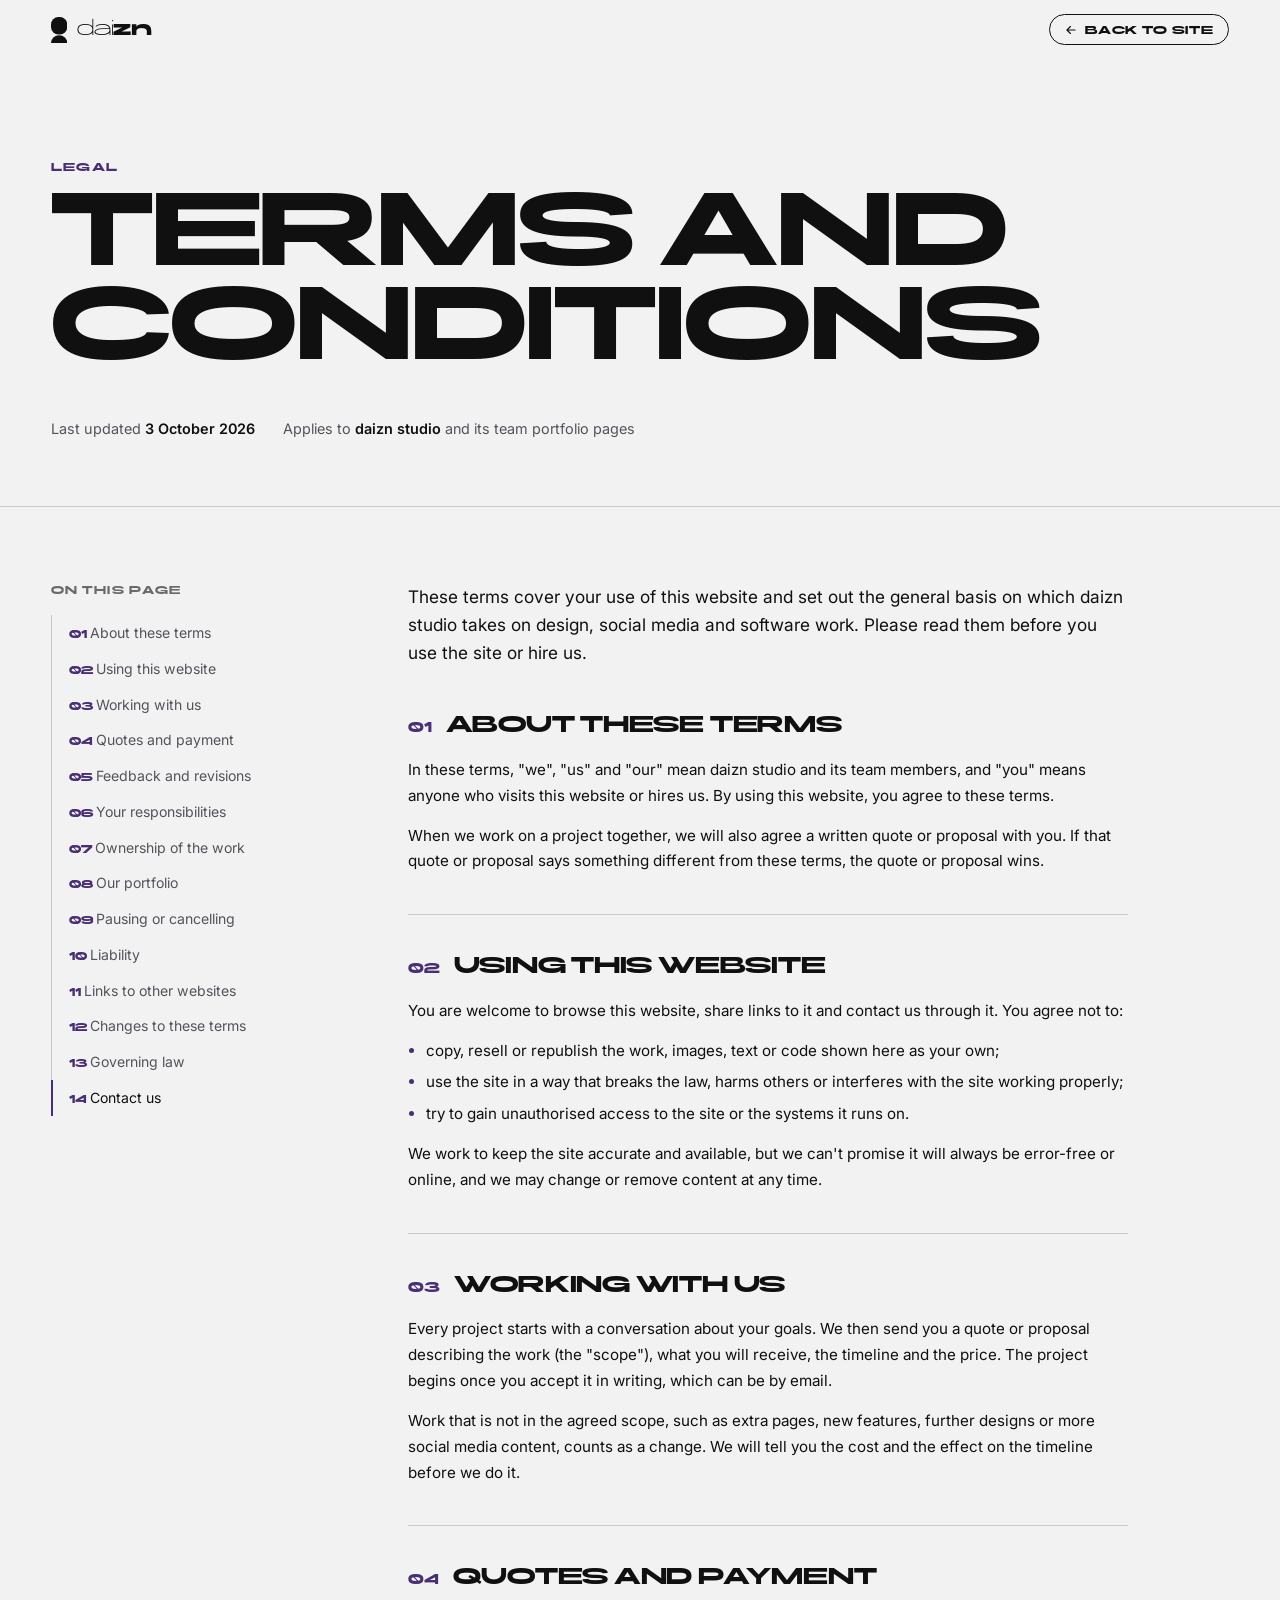
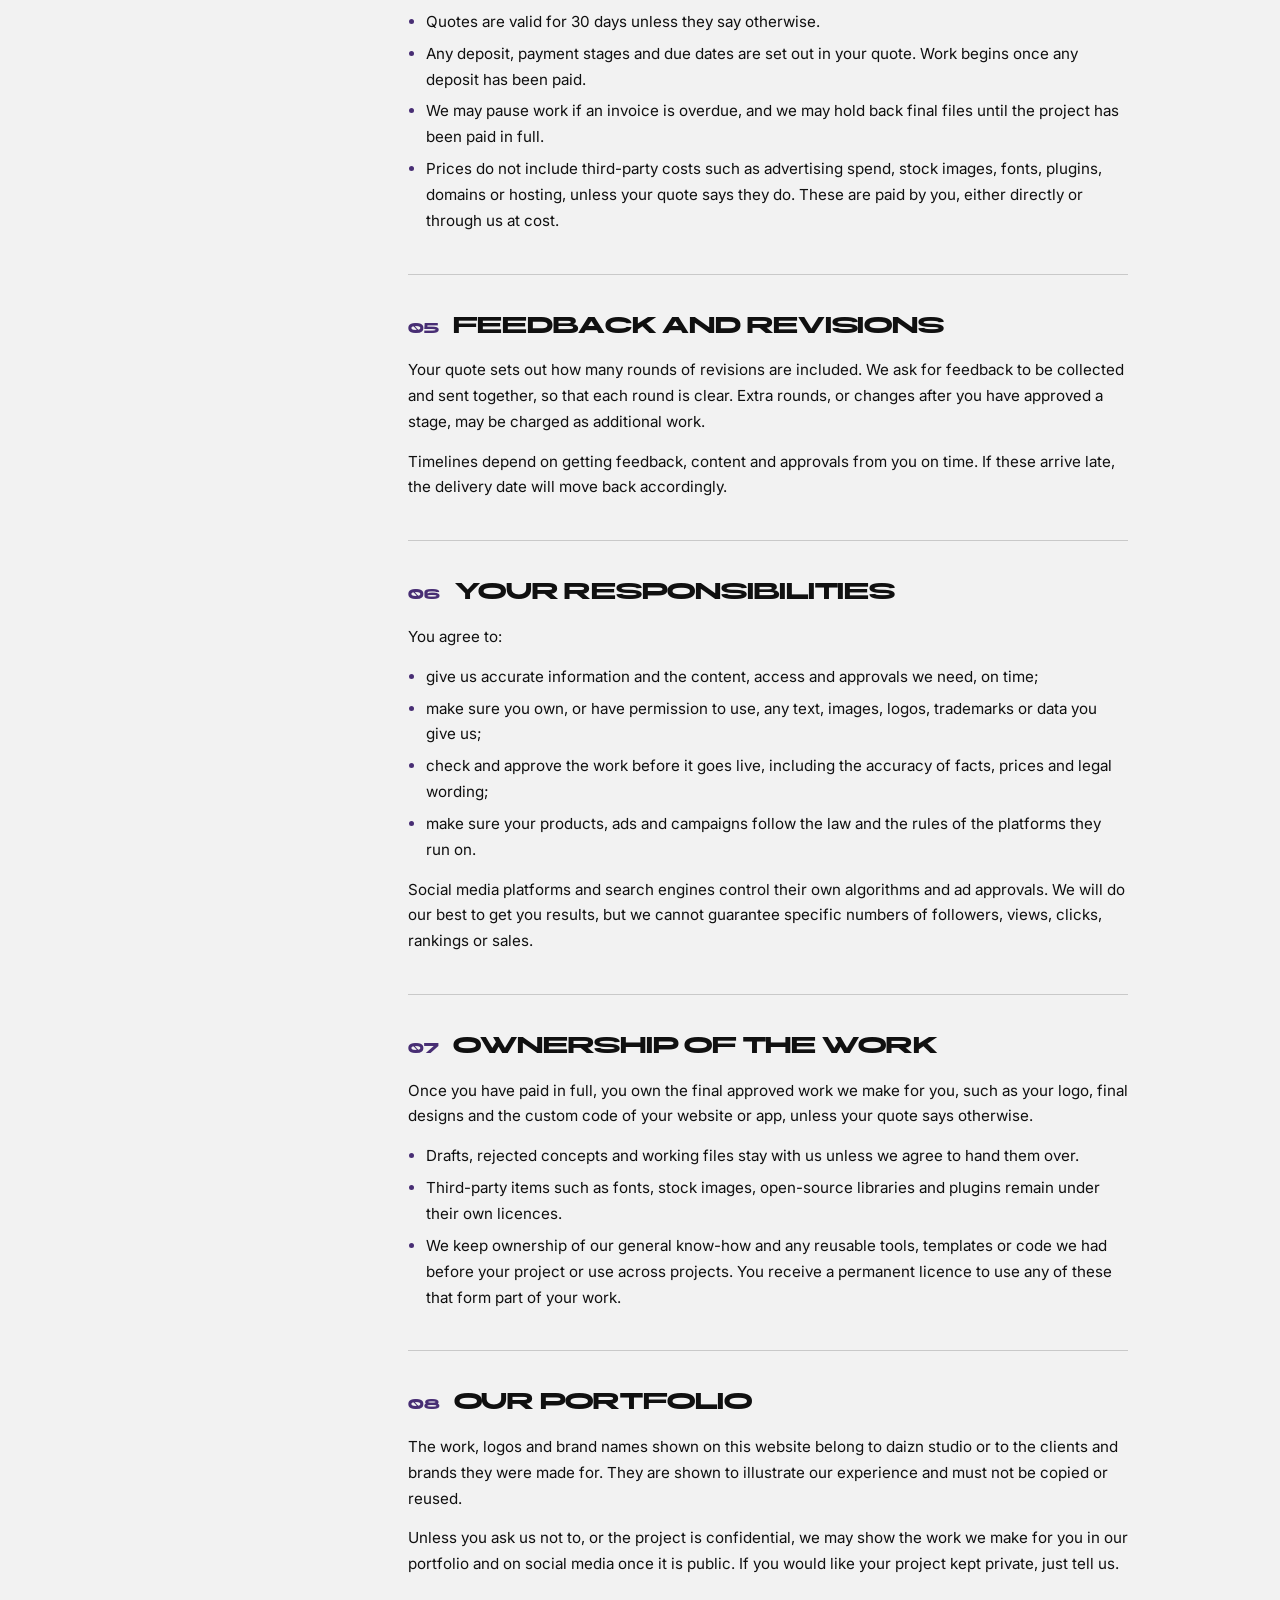
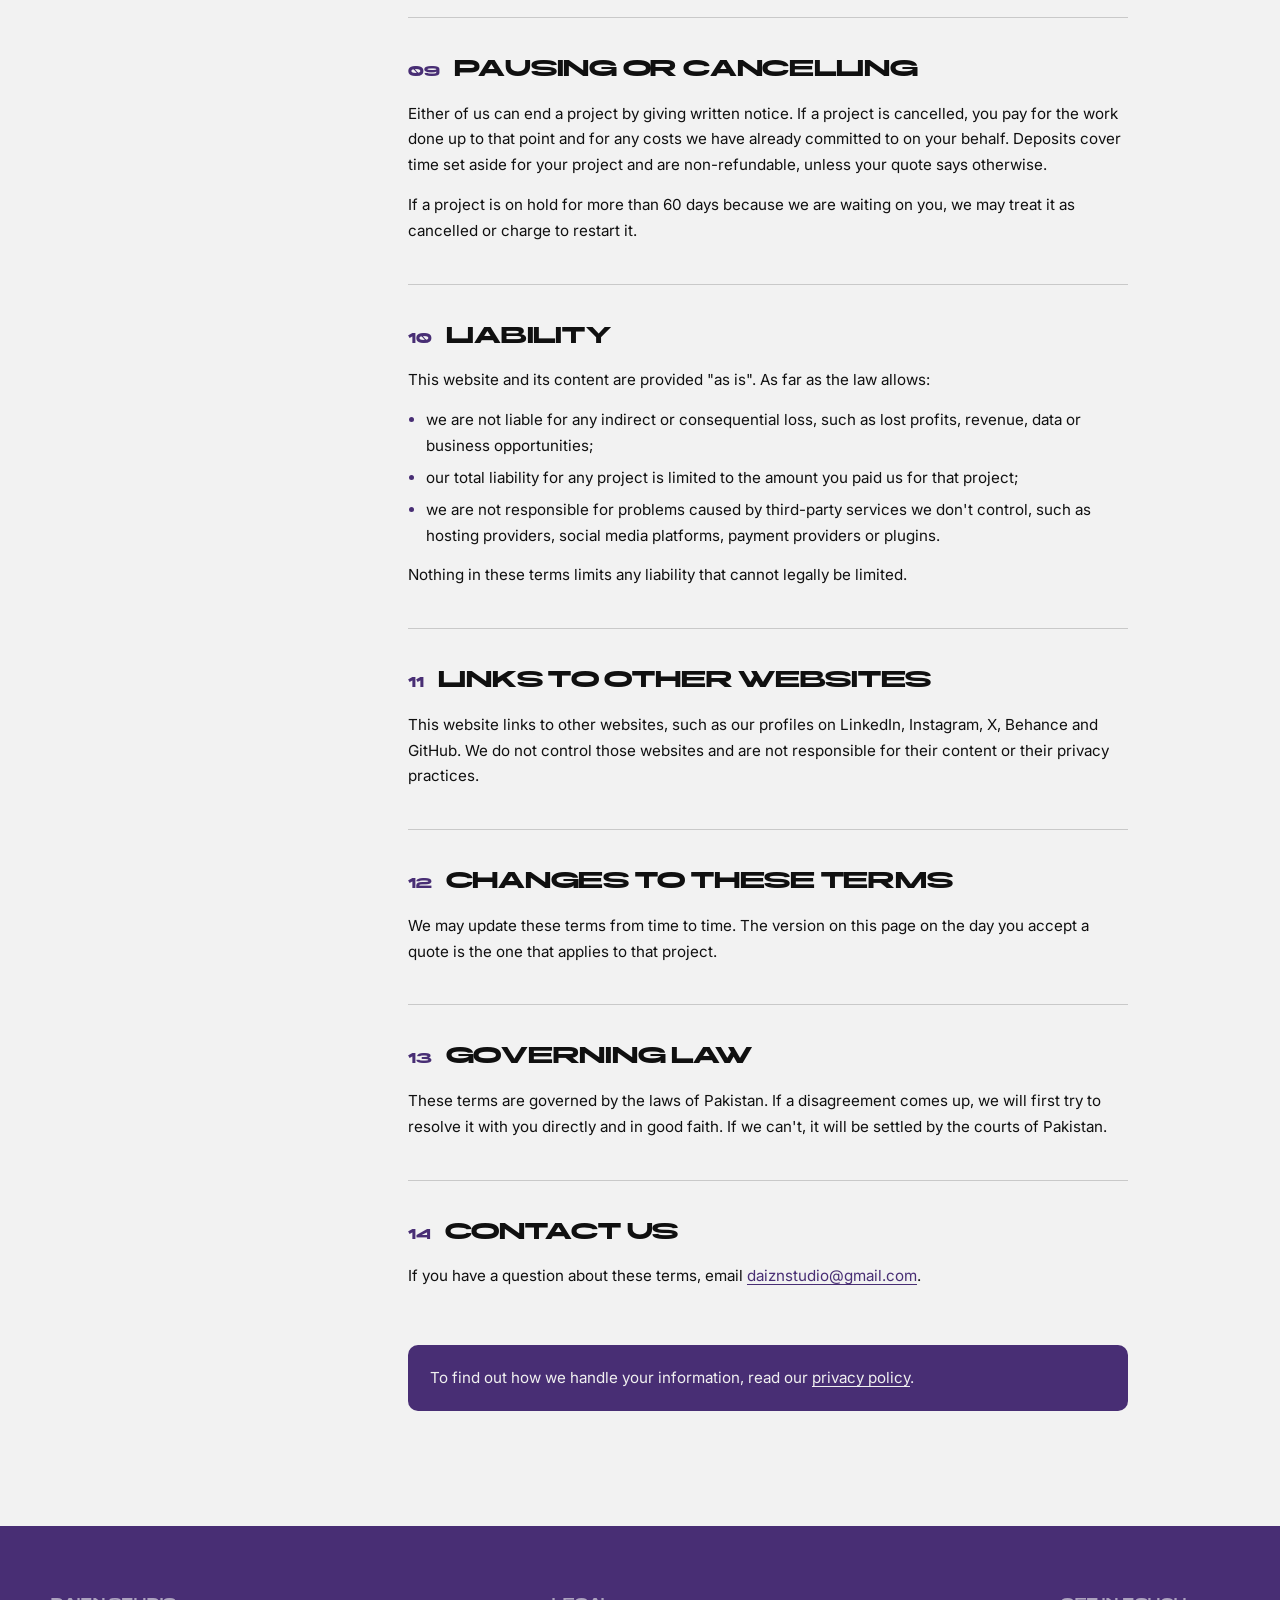
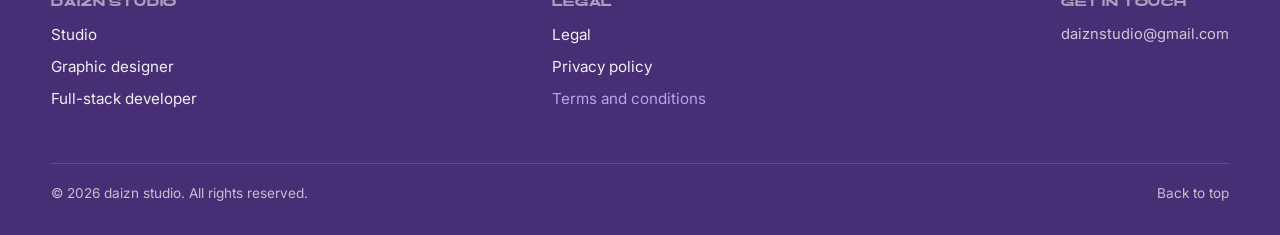
<file: terms.html>
<!doctype html>
<html lang="en">
<head>
<meta charset="utf-8">
<meta name="viewport" content="width=device-width, initial-scale=1, viewport-fit=cover">
<meta name="theme-color" content="#f6f6f6">
<title>Terms and conditions | daizn studio</title>
<meta name="description" content="The terms for using the daizn studio website and working with the studio.">
<link rel="icon" href="data:image/svg+xml,%3Csvg xmlns='http://www.w3.org/2000/svg' viewBox='0 0 100 100'%3E%3Crect width='100' height='100' fill='%23482e74'/%3E%3Cg fill='%23f0f0f0'%3E%3Crect x='34' y='16' width='32' height='36' rx='15'/%3E%3Cpath d='M34 82A16 15 0 0 1 66 82Z' transform='translate(0 -2)'/%3E%3C/g%3E%3C/svg%3E">
<link rel="preconnect" href="https://fonts.googleapis.com">
<link rel="preconnect" href="https://fonts.gstatic.com" crossorigin>
<link href="https://fonts.googleapis.com/css2?family=Inter:wght@400;500;600&display=swap" rel="stylesheet">
<link rel="stylesheet" href="assets/legal.css">
</head>
<body>
<header class="nav">
  <a class="logo" href="index.html" aria-label="daizn studio home"><svg viewBox="0 0 100 160" aria-hidden="true"><rect width="100" height="108" rx="46"/><path d="M0 160A50 48 0 0 1 100 160Z"/></svg><span class="wm"><span class="th">dai</span><span class="bd">zn</span></span></a>
  <a class="back" href="index.html"><svg viewBox="0 0 24 24" aria-hidden="true"><path d="M19 12H5M11 6l-6 6 6 6"/></svg><span>Back <span class="bl">to site</span></span></a>
</header>

<main>
  <div class="hero"><div class="wrap">
    <p class="kick">Legal</p>
    <h1>Terms and conditions</h1>
    <div class="meta"><span>Last updated <b>3 October 2026</b></span><span>Applies to <b>daizn studio</b> and its team portfolio pages</span></div>
  </div></div>

  <div class="doc wrap">
    <nav class="toc" aria-label="On this page"><h2>On this page</h2><ol>
      <li><a href="#about">About these terms</a></li>
      <li><a href="#site">Using this website</a></li>
      <li><a href="#services">Working with us</a></li>
      <li><a href="#payment">Quotes and payment</a></li>
      <li><a href="#revisions">Feedback and revisions</a></li>
      <li><a href="#client">Your responsibilities</a></li>
      <li><a href="#ip">Ownership of the work</a></li>
      <li><a href="#portfolio">Our portfolio</a></li>
      <li><a href="#cancel">Pausing or cancelling</a></li>
      <li><a href="#liability">Liability</a></li>
      <li><a href="#links">Links to other websites</a></li>
      <li><a href="#changes">Changes to these terms</a></li>
      <li><a href="#law">Governing law</a></li>
      <li><a href="#contact">Contact us</a></li>
    </ol></nav>

    <article class="text">
      <p class="intro">These terms cover your use of this website and set out the general basis on which daizn studio takes on design, social media and software work. Please read them before you use the site or hire us.</p>

      <section id="about"><h2><span>01</span>About these terms</h2>
        <p>In these terms, "we", "us" and "our" mean daizn studio and its team members, and "you" means anyone who visits this website or hires us. By using this website, you agree to these terms.</p>
        <p>When we work on a project together, we will also agree a written quote or proposal with you. If that quote or proposal says something different from these terms, the quote or proposal wins.</p>
      </section>

      <section id="site"><h2><span>02</span>Using this website</h2>
        <p>You are welcome to browse this website, share links to it and contact us through it. You agree not to:</p>
        <ul>
          <li>copy, resell or republish the work, images, text or code shown here as your own;</li>
          <li>use the site in a way that breaks the law, harms others or interferes with the site working properly;</li>
          <li>try to gain unauthorised access to the site or the systems it runs on.</li>
        </ul>
        <p>We work to keep the site accurate and available, but we can't promise it will always be error-free or online, and we may change or remove content at any time.</p>
      </section>

      <section id="services"><h2><span>03</span>Working with us</h2>
        <p>Every project starts with a conversation about your goals. We then send you a quote or proposal describing the work (the "scope"), what you will receive, the timeline and the price. The project begins once you accept it in writing, which can be by email.</p>
        <p>Work that is not in the agreed scope, such as extra pages, new features, further designs or more social media content, counts as a change. We will tell you the cost and the effect on the timeline before we do it.</p>
      </section>

      <section id="payment"><h2><span>04</span>Quotes and payment</h2>
        <ul>
          <li>Quotes are valid for 30 days unless they say otherwise.</li>
          <li>Any deposit, payment stages and due dates are set out in your quote. Work begins once any deposit has been paid.</li>
          <li>We may pause work if an invoice is overdue, and we may hold back final files until the project has been paid in full.</li>
          <li>Prices do not include third-party costs such as advertising spend, stock images, fonts, plugins, domains or hosting, unless your quote says they do. These are paid by you, either directly or through us at cost.</li>
        </ul>
      </section>

      <section id="revisions"><h2><span>05</span>Feedback and revisions</h2>
        <p>Your quote sets out how many rounds of revisions are included. We ask for feedback to be collected and sent together, so that each round is clear. Extra rounds, or changes after you have approved a stage, may be charged as additional work.</p>
        <p>Timelines depend on getting feedback, content and approvals from you on time. If these arrive late, the delivery date will move back accordingly.</p>
      </section>

      <section id="client"><h2><span>06</span>Your responsibilities</h2>
        <p>You agree to:</p>
        <ul>
          <li>give us accurate information and the content, access and approvals we need, on time;</li>
          <li>make sure you own, or have permission to use, any text, images, logos, trademarks or data you give us;</li>
          <li>check and approve the work before it goes live, including the accuracy of facts, prices and legal wording;</li>
          <li>make sure your products, ads and campaigns follow the law and the rules of the platforms they run on.</li>
        </ul>
        <p>Social media platforms and search engines control their own algorithms and ad approvals. We will do our best to get you results, but we cannot guarantee specific numbers of followers, views, clicks, rankings or sales.</p>
      </section>

      <section id="ip"><h2><span>07</span>Ownership of the work</h2>
        <p>Once you have paid in full, you own the final approved work we make for you, such as your logo, final designs and the custom code of your website or app, unless your quote says otherwise.</p>
        <ul>
          <li>Drafts, rejected concepts and working files stay with us unless we agree to hand them over.</li>
          <li>Third-party items such as fonts, stock images, open-source libraries and plugins remain under their own licences.</li>
          <li>We keep ownership of our general know-how and any reusable tools, templates or code we had before your project or use across projects. You receive a permanent licence to use any of these that form part of your work.</li>
        </ul>
      </section>

      <section id="portfolio"><h2><span>08</span>Our portfolio</h2>
        <p>The work, logos and brand names shown on this website belong to daizn studio or to the clients and brands they were made for. They are shown to illustrate our experience and must not be copied or reused.</p>
        <p>Unless you ask us not to, or the project is confidential, we may show the work we make for you in our portfolio and on social media once it is public. If you would like your project kept private, just tell us.</p>
      </section>

      <section id="cancel"><h2><span>09</span>Pausing or cancelling</h2>
        <p>Either of us can end a project by giving written notice. If a project is cancelled, you pay for the work done up to that point and for any costs we have already committed to on your behalf. Deposits cover time set aside for your project and are non-refundable, unless your quote says otherwise.</p>
        <p>If a project is on hold for more than 60 days because we are waiting on you, we may treat it as cancelled or charge to restart it.</p>
      </section>

      <section id="liability"><h2><span>10</span>Liability</h2>
        <p>This website and its content are provided "as is". As far as the law allows:</p>
        <ul>
          <li>we are not liable for any indirect or consequential loss, such as lost profits, revenue, data or business opportunities;</li>
          <li>our total liability for any project is limited to the amount you paid us for that project;</li>
          <li>we are not responsible for problems caused by third-party services we don't control, such as hosting providers, social media platforms, payment providers or plugins.</li>
        </ul>
        <p>Nothing in these terms limits any liability that cannot legally be limited.</p>
      </section>

      <section id="links"><h2><span>11</span>Links to other websites</h2>
        <p>This website links to other websites, such as our profiles on LinkedIn, Instagram, X, Behance and GitHub. We do not control those websites and are not responsible for their content or their privacy practices.</p>
      </section>

      <section id="changes"><h2><span>12</span>Changes to these terms</h2>
        <p>We may update these terms from time to time. The version on this page on the day you accept a quote is the one that applies to that project.</p>
      </section>

      <section id="law"><h2><span>13</span>Governing law</h2>
        <p>These terms are governed by the laws of Pakistan. If a disagreement comes up, we will first try to resolve it with you directly and in good faith. If we can't, it will be settled by the courts of Pakistan.</p>
      </section>

      <section id="contact"><h2><span>14</span>Contact us</h2>
        <p>If you have a question about these terms, email <a href="mailto:daiznstudio@gmail.com">daiznstudio@gmail.com</a>.</p>
      </section>

      <p class="note">To find out how we handle your information, read our <a href="privacy.html">privacy policy</a>.</p>
    </article>
  </div>
</main>

<footer class="foot"><div class="wrap">
  <div class="foot-row">
    <div><h4>daizn studio</h4><ul><li><a href="index.html">Studio</a></li><li><a href="designer.html">Graphic designer</a></li><li><a href="developer.html">Full-stack developer</a></li></ul></div>
    <div><h4>Legal</h4><ul><li><a href="legal.html">Legal</a></li><li><a href="privacy.html">Privacy policy</a></li><li><a href="terms.html" aria-current="page">Terms and conditions</a></li></ul></div>
    <div><h4>Get in touch</h4><p><a href="mailto:daiznstudio@gmail.com">daiznstudio@gmail.com</a></p></div>
  </div>
  <div class="copy"><span>&copy; <span class="yr">2026</span> daizn studio. All rights reserved.</span><a href="#">Back to top</a></div>
</div></footer>

<script src="assets/legal.js"></script>
</body>
</html>
</file>
<file: assets/legal.css>
/* shared styles for the legal and error pages; matches the main site's tokens */
@font-face{font-family:"Timun";font-weight:700;font-style:normal;font-display:swap;src:url(fonts/timun-700.otf) format("opentype")}
@font-face{font-family:"Timun";font-weight:300;font-style:normal;font-display:swap;src:url(fonts/timun-300.otf) format("opentype")}
:root{
  --ink:#101010;--paper:#f0f0f0;--page:#f2f2f2;--purple:#482e74;--purple-2:#5d3f95;--tint:#b9a5ea;
  --line:rgba(16,16,16,.18);--line-d:rgba(240,240,240,.2);--muted:#55525c;
  --pad:clamp(16px,4vw,56px);
  --font:"Timun","Helvetica Neue",Helvetica,Arial,sans-serif;
  --font-body:"Inter",-apple-system,BlinkMacSystemFont,"Segoe UI",Roboto,Helvetica,Arial,sans-serif;
  color-scheme:light;
}
*,*::before,*::after{box-sizing:border-box}
html{scroll-behavior:smooth;background:var(--page);scroll-padding-top:96px}
body{margin:0;background:var(--page);color:var(--ink);font:400 clamp(.95rem,1.05vw,1.06rem)/1.7 var(--font-body);-webkit-font-smoothing:antialiased;text-rendering:optimizeLegibility;overflow-x:hidden}
a{color:inherit;text-decoration:none}
h1,h2,h3{font-family:var(--font);font-weight:700;text-transform:uppercase;letter-spacing:-.01em;margin:0}
p,ul{margin:0}
::selection{background:var(--purple);color:var(--paper)}
:focus-visible{outline:2px solid var(--purple);outline-offset:3px;border-radius:3px}
.wrap{max-width:1360px;margin:0 auto;width:100%}

/* nav */
.nav{position:sticky;top:0;z-index:10;display:flex;align-items:center;justify-content:space-between;gap:16px;padding:14px var(--pad);background:var(--page);border-bottom:1px solid transparent;transition:border-color .3s}
.nav.sc{border-color:var(--line)}
.logo{display:flex;align-items:center;gap:10px}
.logo svg{height:26px;width:auto;fill:currentColor}
.wm{display:inline-flex;align-items:baseline;line-height:1;letter-spacing:-.02em;font:1.35rem var(--font)}
.wm .th{font-weight:300}.wm .bd{font-weight:700}
.back{display:inline-flex;align-items:center;gap:.6em;padding:.85em 1.3em .7em;border:1px solid var(--ink);border-radius:999px;font:700 .7rem var(--font);text-transform:uppercase;letter-spacing:.06em;transition:background .3s,color .3s}
.back svg{width:14px;height:14px;fill:none;stroke:currentColor;stroke-width:2;stroke-linecap:round;stroke-linejoin:round;margin-top:-2px}
.back>span{position:relative;top:.11em}
.back:hover{background:var(--ink);color:var(--paper)}

/* hero */
.hero{padding:clamp(48px,8vw,110px) var(--pad) clamp(36px,5vw,64px);border-bottom:1px solid var(--line)}
.kick{font:700 .7rem var(--font);text-transform:uppercase;letter-spacing:.1em;color:var(--purple);margin-bottom:18px}
.hero h1{font-size:clamp(2.4rem,8vw,7.2rem);line-height:.92;overflow-wrap:anywhere}
.meta{display:flex;flex-wrap:wrap;gap:8px 28px;margin-top:clamp(22px,3vw,36px);color:var(--muted);font-size:.9rem}
.meta b{color:var(--ink);font-weight:600}

/* body: contents rail + text */
.doc{display:grid;grid-template-columns:minmax(200px,280px) minmax(0,1fr);gap:clamp(32px,6vw,96px);padding:clamp(40px,6vw,80px) var(--pad) clamp(64px,9vw,120px)}
.toc{position:sticky;top:96px;align-self:start}
.toc h2{font-size:.66rem;letter-spacing:.1em;opacity:.6;margin-bottom:14px}
.toc ol{margin:0;padding:0;list-style:none;counter-reset:t;border-left:1px solid var(--line)}
.toc li{counter-increment:t}
.toc a{display:block;padding:.42em 0 .42em 16px;margin-left:-1px;border-left:2px solid transparent;font-size:.88rem;color:var(--muted);transition:color .2s,border-color .2s}
.toc a::before{content:counter(t,decimal-leading-zero) "  ";font:700 .7rem var(--font);color:var(--purple)}
.toc a:hover,.toc a.on{color:var(--ink);border-color:var(--purple)}
.text{max-width:72ch}
.text .intro{font-size:clamp(1.05rem,1.35vw,1.22rem);line-height:1.6;margin-bottom:clamp(28px,4vw,48px)}
.text section{padding-top:clamp(26px,3.4vw,40px);margin-top:clamp(26px,3.4vw,40px);border-top:1px solid var(--line)}
.text section:first-of-type{border-top:0;margin-top:0;padding-top:0}
.text h2{display:flex;gap:14px;align-items:baseline;font-size:clamp(1.15rem,1.8vw,1.55rem);line-height:1.15;margin-bottom:16px}
.text h2 span{font-size:.62em;color:var(--purple)}
.text h3{font-size:.8rem;letter-spacing:.06em;margin:22px 0 8px}
.text p+p,.text p+ul,.text ul+p{margin-top:14px}
.text ul{padding-left:1.2em}
.text li+li{margin-top:6px}
.text li::marker{color:var(--purple)}
.text a{color:var(--purple);text-decoration:underline;text-decoration-thickness:1px;text-underline-offset:3px}
.text a:hover{color:var(--purple-2)}
.cards{display:grid;grid-template-columns:repeat(auto-fit,minmax(220px,1fr));gap:12px}
.text a.card{display:flex;flex-direction:column;gap:6px;padding:20px 22px;border:1px solid var(--ink);border-radius:10px;color:var(--ink);text-decoration:none;transition:background .3s,color .3s,border-color .3s}
.card b{font:700 .9rem var(--font);text-transform:uppercase;letter-spacing:.03em}
.card b::after{content:" \2192";color:var(--purple);transition:color .3s}
.card span{font-size:.92rem;color:var(--muted);transition:color .3s}
.text a.card:hover{background:var(--purple);border-color:var(--purple);color:var(--paper)}
.card:hover b::after,.card:hover span{color:var(--paper)}
.note{margin-top:clamp(36px,5vw,56px);padding:20px 22px;border-radius:10px;background:var(--purple);color:var(--paper);font-size:.95rem}
.note a{color:var(--paper)}

/* footer */
.foot{background:var(--purple);color:var(--paper);padding:clamp(40px,6vw,72px) var(--pad) clamp(20px,2.6vw,30px)}
.foot-row{display:flex;flex-wrap:wrap;justify-content:space-between;gap:30px}
.foot h4{font:700 .66rem var(--font);text-transform:uppercase;letter-spacing:.08em;opacity:.6;margin:0 0 12px}
.foot ul{list-style:none;padding:0}
.foot li+li{margin-top:6px}
.foot a:hover,.foot a[aria-current]{color:var(--tint)}
.foot p{max-width:30ch;font-size:.92rem;opacity:.8}
.copy{display:flex;flex-wrap:wrap;justify-content:space-between;gap:10px;margin-top:clamp(32px,4vw,56px);padding-top:18px;border-top:1px solid var(--line-d);font-size:.85rem;opacity:.75}

/* 404 */
.nf{min-height:calc(100vh - 70px);min-height:calc(100svh - 70px);display:grid;place-items:center;padding:clamp(40px,8vw,100px) var(--pad);text-align:center}
.nf .code{font:700 clamp(7rem,30vw,24rem)/.8 var(--font);letter-spacing:-.04em;color:transparent;-webkit-text-stroke:2px var(--ink);display:block}
.nf .code b{color:var(--purple);-webkit-text-stroke:0}
.nf h1{font-size:clamp(1.4rem,3vw,2.4rem);margin-top:clamp(18px,3vw,34px)}
.nf p{max-width:44ch;margin:14px auto 0;color:var(--muted)}
.nf .go{display:flex;flex-wrap:wrap;justify-content:center;gap:10px;margin-top:30px}
.nf .go a{padding:1.17em 1.6em .83em;border:1px solid var(--ink);border-radius:4px;font:700 .74rem var(--font);text-transform:uppercase;letter-spacing:.06em;transition:background .3s,color .3s}
.nf .go a:hover,.nf .go a.fill{background:var(--ink);color:var(--paper)}
.nf .go a.fill:hover{background:var(--purple);border-color:var(--purple)}

@media (max-width:860px){
  .doc{grid-template-columns:1fr}
  .toc{position:static;padding:18px 20px;border:1px solid var(--line);border-radius:10px}
  .toc ol{border-left:0}
  .toc a{padding-left:0;border-left:0}
}
@media (max-width:480px){.back .bl{display:none}}
@media (prefers-reduced-motion:reduce){html{scroll-behavior:auto}}
</file>
